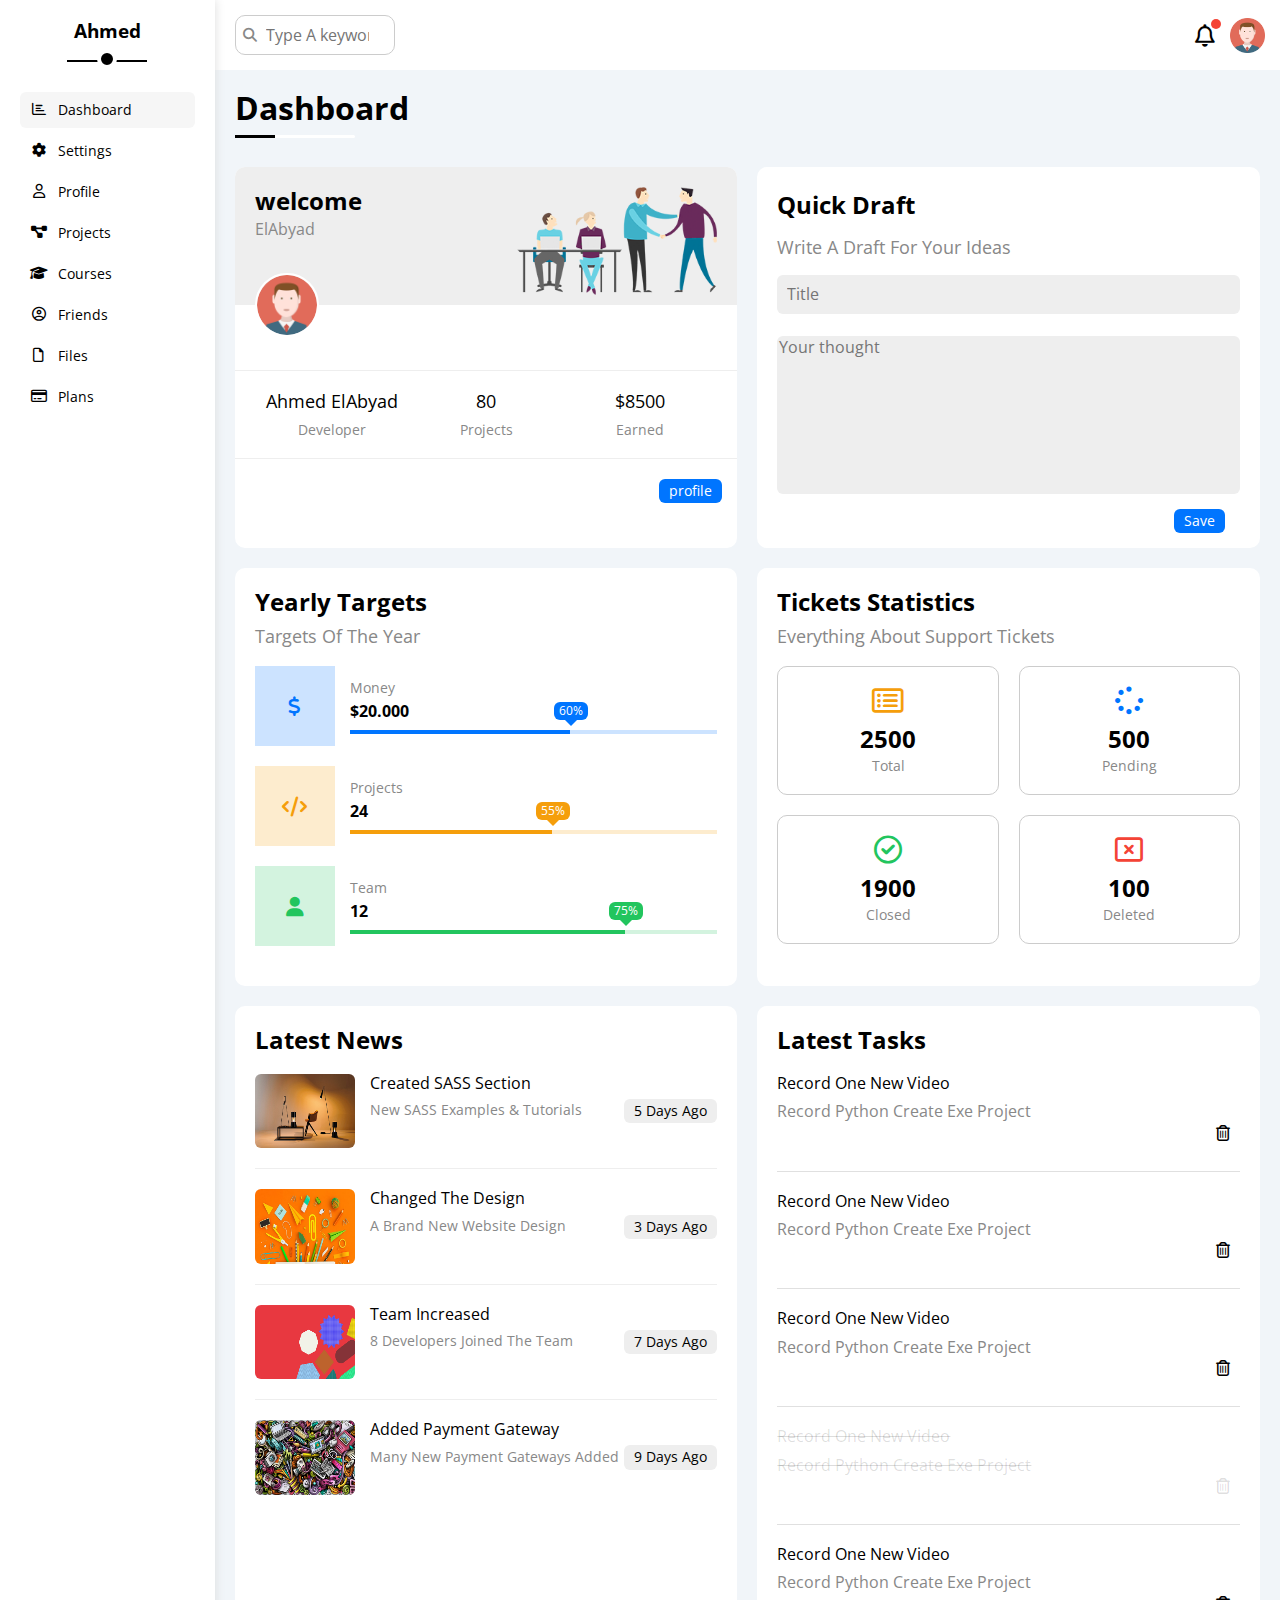
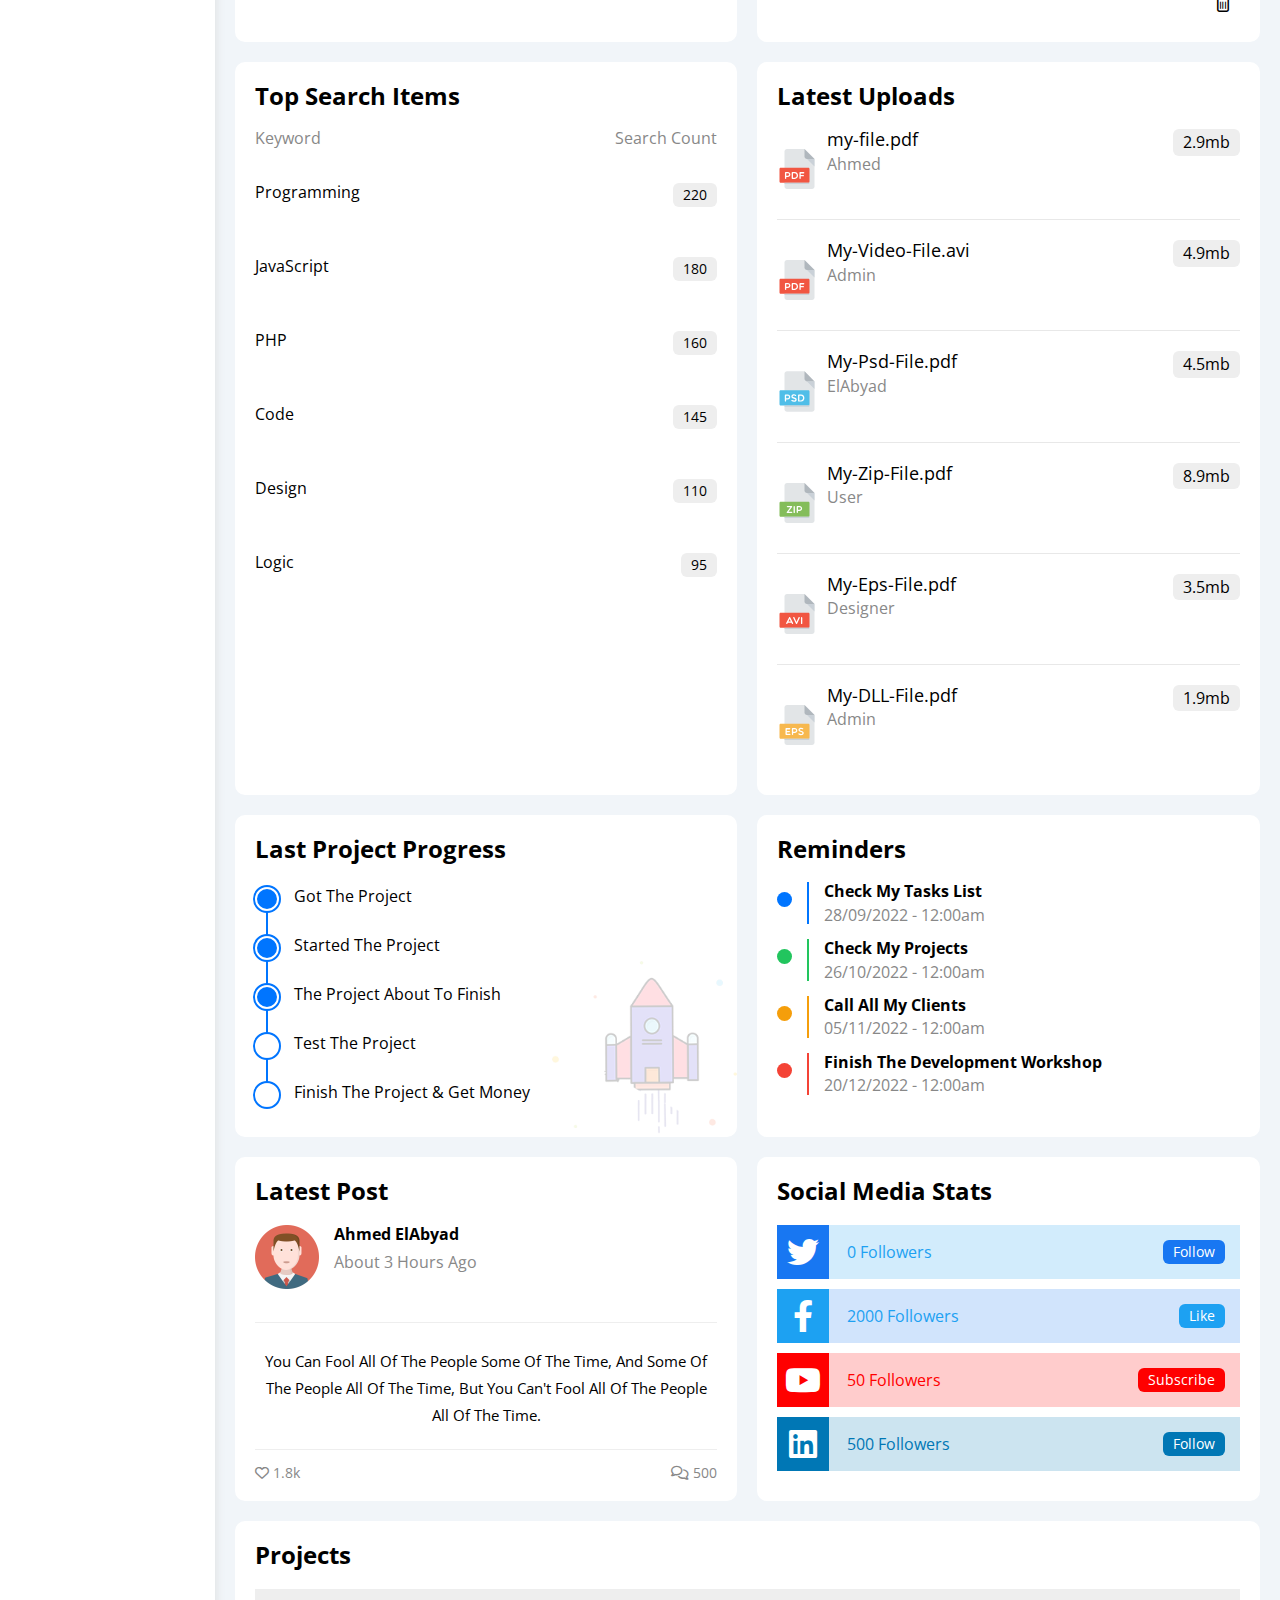
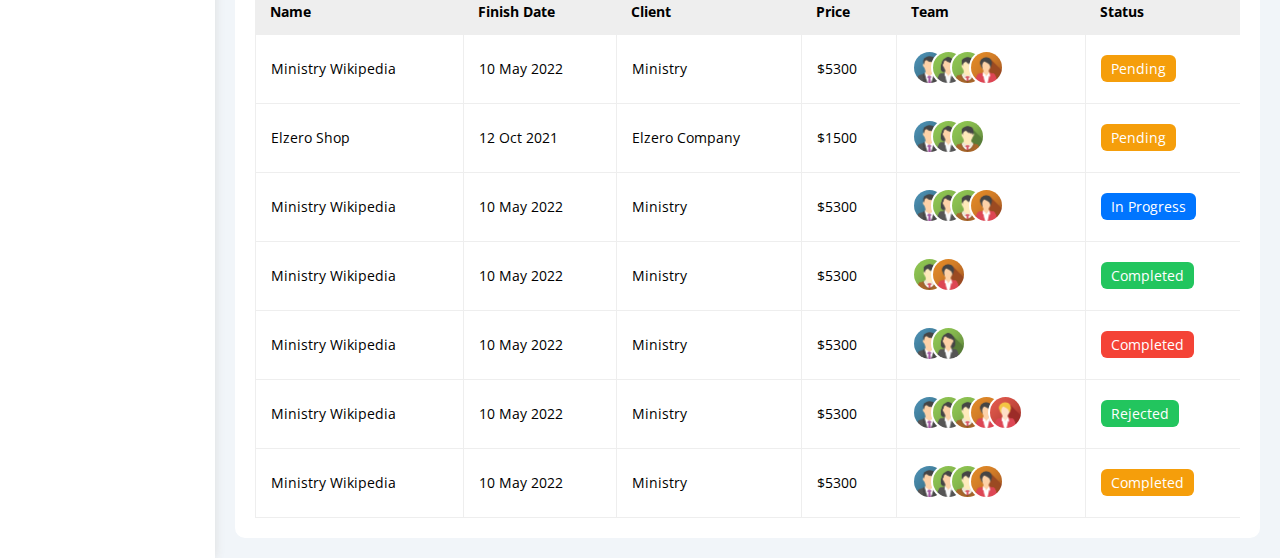
<file: tem four/index.html>
<!DOCTYPE html>
<html lang="en">
  <head>
    <meta charset="UTF-8" />
    <meta name="viewport" content="width=device-width, initial-scale=1.0" />
    <title>Four</title>
    <link rel="stylesheet" href="css/all.css" />
    <link rel="stylesheet" href="css/framwark.css" />
    <link rel="stylesheet" href="css/style.css" />
    <link rel="stylesheet" href="css/Normaliz.css" />
    <link rel="preconnect" href="https://fonts.googleapis.com" />
    <link rel="preconnect" href="https://fonts.gstatic.com" crossorigin />
    <link
      href="https://fonts.googleapis.com/css2?family=Open+Sans:wght@300;500&#038;display=swap"
      rel="stylesheet"
    />
  </head>
  <body>
    <div class="page d-flex">
      <div class="sidebar bg-white p-20 p-relative">
        <h3 class="p-relative txt-c mt-0">Ahmed</h3>
        <ul>
          <li>
            <a
              class="active d-flex align-center fs-14 c-black rad-6 p-10"
              href="index.html"
            >
              <i class="fa-regular fa-chart-bar fa-fw"></i>
              <span>Dashboard</span>
            </a>
          </li>
          <li>
            <a
              class="d-flex align-center fs-14 c-black rad-6 p-10"
              href="settings.html"
            >
              <i class="fa-solid fa-gear fa-fw"></i>
              <span>Settings</span>
            </a>
          </li>
          <li>
            <a
              class="d-flex align-center fs-14 c-black rad-6 p-10"
              href="profile.html"
            >
              <i class="fa-regular fa-user fa-fw"></i>
              <span>Profile</span>
            </a>
          </li>
          <li>
            <a
              class="d-flex align-center fs-14 c-black rad-6 p-10"
              href="projects.html"
            >
              <i class="fa-solid fa-diagram-project fa-fw"></i>
              <span>Projects</span>
            </a>
          </li>
          <li>
            <a
              class="d-flex align-center fs-14 c-black rad-6 p-10"
              href="courses.html"
            >
              <i class="fa-solid fa-graduation-cap fa-fw"></i>
              <span>Courses</span>
            </a>
          </li>
          <li>
            <a
              class="d-flex align-center fs-14 c-black rad-6 p-10"
              href="friends.html"
            >
              <i class="fa-regular fa-circle-user fa-fw"></i>
              <span>Friends</span>
            </a>
          </li>
          <li>
            <a
              class="d-flex align-center fs-14 c-black rad-6 p-10"
              href="files.html"
            >
              <i class="fa-regular fa-file fa-fw"></i>
              <span>Files</span>
            </a>
          </li>
          <li>
            <a
              class="d-flex align-center fs-14 c-black rad-6 p-10"
              href="plans.html"
            >
              <i class="fa-regular fa-credit-card fa-fw"></i>
              <span>Plans</span>
            </a>
          </li>
        </ul>
      </div>
      <div class="content w-full">
        <!--start Head-->
        <div class="head bg-white p-15 between-flex">
          <div class="search p-relative">
            <input
              type="search"
              class="p-10 rad-6notification"
              placeholder="Type A keyword"
            />
            <i class="fa-solid fa-magnifying-glass"></i>
          </div>
          <div class="icons d-flex align-center">
            <span class="notification p-relative">
              <i class="fa-regular fa-bell fa-lg"></i>
            </span>
            <img src="image/avatar.png" alt="" />
          </div>
        </div>
        <!--End Head-->
        <h1 class="p-relative">Dashboard</h1>
        <div class="wrapper d-grid gap-20">
          <div class="welcome bg-white rad-10 block-mobile txt-c-mobile">
            <div class="intro p-20 bg-eee d-flex space-between">
              <div>
                <h2 class="m-0">welcome</h2>
                <p class="c-grey mt-5">ElAbyad</p>
              </div>
              <img src="image/welcome.png" alt="" />
            </div>
            <img class="avatar" src="image/avatar.png" alt="" />
            <div class="body d-flex txt-c p-20 mt-20 mb-20 block-mobile">
              <div>
                Ahmed ElAbyad
                <span class="d-block c-grey fs-14 mt-10">Developer</span>
              </div>
              <div>
                80 <span class="d-block c-grey fs-14 mt-10">Projects</span>
              </div>
              <div>
                $8500 <span class="d-block c-grey fs-14 mt-10">Earned</span>
              </div>
            </div>
            <a
              href="profile.index"
              class="visit d-block fs-14 bg-blue c-white w-fit p-10 btn-shape"
              >profile</a
            >
          </div>
          <!-- start Quick Draft widget -->
          <div class="quick bg-white rad-10 block-mobile txt-c-mobile">
            <h3>Quick Draft</h3>
            <p>Write A Draft For Your Ideas</p>
            <input class="d-block w-full" type="text" placeholder="Title" />
            <textarea class="d-block" placeholder="Your thought"></textarea>
            <a
              href="#"
              class="save d-block fs-14 rad-6 bg-blue c-white w-fit btn-shape"
              >Save</a
            >
          </div>
          <!-- End Quick Draft widget -->
          <!-- start Yearly Targets -->
          <div class="targets bg-white rad-10 p-20">
            <h3 class="fs-24 mt-0 mb-10">Yearly Targets</h3>
            <p class="fs-18 c-grey mt-0 mb-20">Targets Of The Year</p>
            <div class="target-row mb-20 blue center-flex">
              <div class="icon center-flex">
                <i class="fa-solid fa-dollar-sign fa-lg c-blue"></i>
              </div>
              <div class="details">
                <span class="fs-14 c-grey">Money</span>
                <span class="d-block mt-5 mb-10 fw-bold">$20.000</span>
                <div class="progress p-relative">
                  <span class="bg-blue blue" style="width: 60%">
                    <span class="bg-blue">60%</span></span
                  >
                </div>
              </div>
            </div>
            <div class="target-row mb-20 orange center-flex">
              <div class="icon center-flex">
                <i class="fa-solid fa-code fa-lg c-orange"></i>
              </div>
              <div class="details">
                <span class="fs-14 c-grey">Projects</span>
                <span class="d-block mt-5 mb-10 fw-bold">24</span>
                <div class="progress p-relative">
                  <span class="bg-orange orange" style="width: 55%">
                    <span class="bg-orange">55%</span></span
                  >
                </div>
              </div>
            </div>
            <div class="target-row mb-20 green center-flex">
              <div class="icon center-flex">
                <i class="fa-solid fa-user fa-lg c-green"></i>
              </div>
              <div class="details">
                <span class="fs-14 c-grey">Team</span>
                <span class="d-block mt-5 mb-10 fw-bold">12</span>
                <div class="progress p-relative">
                  <span class="bg-green green" style="width: 75%">
                    <span class="bg-green">75%</span></span
                  >
                </div>
              </div>
            </div>
          </div>
          <!-- End Yearly Targets -->
          <!-- start Tickets Statistics -->
          <div class="tickets bg-white rad-10 p-20">
            <h3 class="fs-24 mt-0 mb-10">Tickets Statistics</h3>
            <p class="c-grey mt-0 mb-20 fs-18">
              Everything About Support Tickets
            </p>
            <div class="d-flex txt-c gap-20 f-wrap">
              <div class="box p-20 c-grey fs-14">
                <i
                  class="fa-regular fa-rectangle-list fa-2x mb-10 c-orange"
                ></i>
                <span class="d-block fs-24 fw-bold c-black mb-5">2500</span>
                Total
              </div>
              <div class="box p-20 c-grey fs-14">
                <i class="fa-solid fa-spinner fa-2x mb-10 c-blue"></i>
                <span class="d-block fs-24 fw-bold c-black mb-5">500</span>
                Pending
              </div>
              <div class="box p-20 c-grey fs-14">
                <i class="fa-regular fa-circle-check fa-2x mb-10 c-green"></i>
                <span class="d-block fs-24 fw-bold c-black mb-5">1900</span>
                Closed
              </div>
              <div class="box p-20 c-grey fs-14">
                <i class="fa-regular fa-rectangle-xmark fa-2x mb-10 c-red"></i>
                <span class="d-block fs-24 fw-bold c-black mb-5">100</span>
                Deleted
              </div>
            </div>
          </div>
          <!-- end Tickets Statistics -->
          <!-- start Latest News-->
          <div class="latest txt-c-mobile bg-white p-20 rad-10">
            <h3 class="fs-24 mb-20 mt-0">Latest News</h3>
            <div class="box d-flex align-center">
              <img src="image/news-01.png" alt="" />
              <div class="info">
                <h4 class="fs-14 mt-0 mb-10">Created SASS Section</h4>
                <p class="fs-14 c-grey m-0">New SASS Examples & Tutorials</p>
              </div>
              <div class="btn-shape fs-14 para bg-eee">5 Days Ago</div>
            </div>
            <div class="box d-flex align-center">
              <img src="image/news-02.png" alt="" />
              <div class="info">
                <h4 class="fs-14 mt-0 mb-10">Changed The Design</h4>
                <p class="fs-14 c-grey m-0">A Brand New Website Design</p>
              </div>
              <div class="btn-shape fs-14 para bg-eee">3 Days Ago</div>
            </div>
            <div class="box d-flex align-center">
              <img src="image/news-03.png" alt="" />
              <div class="info">
                <h4 class="fs-14 mt-0 mb-10">Team Increased</h4>
                <p class="fs-14 c-grey m-0">8 Developers Joined The Team</p>
              </div>
              <div class="btn-shape fs-14 para bg-eee">7 Days Ago</div>
            </div>
            <div class="box d-flex align-center">
              <img src="image/news-04.png" alt="" />
              <div class="info">
                <h4 class="fs-14 mt-0 mb-10">Added Payment Gateway</h4>
                <p class="fs-14 c-grey m-0">Many New Payment Gateways Added</p>
              </div>
              <div class="btn-shape fs-14 para bg-eee">9 Days Ago</div>
            </div>
          </div>
          <!-- End Latest News-->
          <!-- start Latest Tasks-->
          <div class="tasks bg-white rad-10 p-20">
            <h3 class="fs-24 mb-20 mt-0">Latest Tasks</h3>
            <div class="box d-flex align-center">
              <div class="info">
                <h4 class="mt-0 mb-10 here">Record One New Video</h4>
                <p class="m-0 c-grey fs-16 para">
                  Record Python Create Exe Project
                </p>
              </div>
              <i class="fa-regular fa-trash-can delete"></i>
            </div>
            <div class="box d-flex align-center">
              <div class="info">
                <h4 class="mt-0 mb-10 here">Record One New Video</h4>
                <p class="m-0 c-grey fs-16 para">
                  Record Python Create Exe Project
                </p>
              </div>
              <i class="fa-regular fa-trash-can delete"></i>
            </div>
            <div class="box d-flex align-center">
              <div class="info">
                <h4 class="mt-0 mb-10 here">Record One New Video</h4>
                <p class="m-0 c-grey fs-16 para">
                  Record Python Create Exe Project
                </p>
              </div>
              <i class="fa-regular fa-trash-can delete"></i>
            </div>
            <div class="box d-flex align-center">
              <div class="info">
                <h4 class="mt-0 line mb-10 here">Record One New Video</h4>
                <p class="m-0 c-grey line fs-16 para">
                  Record Python Create Exe Project
                </p>
              </div>
              <i class="fa-regular fa-trash-can delete line"></i>
            </div>
            <div class="box d-flex align-center">
              <div class="info">
                <h4 class="mt-0 mb-10 here">Record One New Video</h4>
                <p class="m-0 c-grey fs-16 para">
                  Record Python Create Exe Project
                </p>
              </div>
              <i class="fa-regular fa-trash-can delete"></i>
            </div>
          </div>
          <!-- End Latest Tasks-->
          <!-- start Top Search Items-->
          <div class="search bg-white p-20 rad-10">
            <h3 class="mt-0 mb-20 fs-24">Top Search Items</h3>
            <div class="items-head d-flex space-between c-grey mb-20">
              <div>Keyword</div>
              <div>Search Count</div>
            </div>
            <div class="items mb-20 pt-15 pb-15 d-flex space-between">
              <span>Programming</span>
              <span class="btn-shape fs-14 bg-eee">220</span>
            </div>
            <div class="items mb-20 pt-15 pb-15 d-flex space-between">
              <span>JavaScript</span>
              <span class="btn-shape fs-14 bg-eee">180</span>
            </div>
            <div class="items mb-20 pt-15 pb-15 d-flex space-between">
              <span>PHP</span>
              <span class="btn-shape fs-14 bg-eee">160</span>
            </div>
            <div class="items mb-20 pt-15 pb-15 d-flex space-between">
              <span>Code</span>
              <span class="btn-shape fs-14 bg-eee">145</span>
            </div>
            <div class="items mb-20 pt-15 pb-15 d-flex space-between">
              <span>Design</span>
              <span class="btn-shape fs-14 bg-eee">110</span>
            </div>
            <div class="items mb-20 pt-15 pb-15 d-flex space-between">
              <span>Logic</span>
              <span class="btn-shape fs-14 bg-eee">95</span>
            </div>
          </div>
          <!-- End Top Search Items-->
          <!-- start Latest Uploads-->
          <div class="uploads bg-white p-20 rad-10">
            <h3 class="mt-0 mb-20 fs-24">Latest Uploads</h3>
            <div class="box d-flex align-center">
              <img src="image/pdf.svg" alt="" />
              <div class="info">
                <span class="fs-18 mt-0 mb-0 c-black">my-file.pdf</span>
                <p class="fs-16 c-grey mt-5">Ahmed</p>
              </div>
              <span href="" class="load btn-shape bg-eee">2.9mb</span>
            </div>
            <div class="box d-flex align-center">
              <img src="image/pdf.svg" alt="" />
              <div class="info">
                <span class="fs-18 mt-0 mb-0 c-black">My-Video-File.avi </span>
                <p class="fs-16 c-grey mt-5">Admin</p>
              </div>
              <span href="" class="load btn-shape bg-eee">4.9mb</span>
            </div>
            <div class="box d-flex align-center">
              <img src="image/psd.svg" alt="" />
              <div class="info">
                <span class="fs-18 mt-0 mb-0 c-black">My-Psd-File.pdf </span>
                <p class="fs-16 c-grey mt-5">ElAbyad</p>
              </div>
              <span href="" class="load btn-shape bg-eee">4.5mb</span>
            </div>
            <div class="box d-flex align-center">
              <img src="image/zip.svg" alt="" />
              <div class="info">
                <span class="fs-18 mt-0 mb-0 c-black">My-Zip-File.pdf </span>
                <p class="fs-16 c-grey mt-5">User</p>
              </div>
              <span href="" class="load btn-shape bg-eee">8.9mb</span>
            </div>
            <div class="box d-flex align-center">
              <img src="image/avi.svg" alt="" />
              <div class="info">
                <span class="fs-18 mt-0 mb-0 c-black">My-Eps-File.pdf </span>
                <p class="fs-16 c-grey mt-5">Designer</p>
              </div>
              <span href="" class="load btn-shape bg-eee">3.5mb</span>
            </div>
            <div class="box d-flex align-center">
              <img src="image/eps.svg" alt="" />
              <div class="info">
                <span class="fs-18 mt-0 mb-0 c-black">My-DLL-File.pdf </span>
                <p class="fs-16 c-grey mt-5">Admin</p>
              </div>
              <span href="" class="load btn-shape bg-eee">1.9mb</span>
            </div>
          </div>
          <!-- End Latest Uploads-->
          <!-- start Last Project-->
          <div class="last-project p-relative p-20 bg-white rad-10">
            <h3 class="mt-0 mb-20 fs-24">Last Project Progress</h3>
            <ul class="m-0 p-relative">
              <li class="mt-25 d-flex align-center done">Got The Project</li>
              <li class="mt-25 d-flex align-center done">
                Started The Project
              </li>
              <li class="mt-25 d-flex align-center done">
                The Project About To Finish
              </li>
              <li class="mt-25 d-flex align-center current">
                Test The Project
              </li>
              <li class="mt-25 d-flex align-center mb-10">
                Finish The Project & Get Money
              </li>
            </ul>
            <img
              class="launch-icon hide-mobile"
              src="image/project.png"
              alt=""
            />
          </div>
          <!-- End Last Project-->
          <!-- start Reminders-->
          <div class="reminder p-relative p-20 bg-white rad-10">
            <h3 class="fs-24 mt-0 mb-20">Reminders</h3>
            <ul class="m-0">
              <li class="d-flex align-center mt-15">
                <span class="d-block mr-15 rad-half key bg-blue mt-10"></span>
                <div class="pl-15 blue">
                  <p class="fw-bold mt-0 mb-5">Check My Tasks List</p>
                  <span class="c-grey">28/09/2022 - 12:00am </span>
                </div>
              </li>
              <li class="d-flex align-center mt-15">
                <span class="d-block mr-15 rad-half key bg-green mt-10"></span>
                <div class="pl-15 green">
                  <p class="fw-bold mt-0 mb-5">Check My Projects</p>
                  <span class="c-grey">26/10/2022 - 12:00am </span>
                </div>
              </li>
              <li class="d-flex align-center mt-15">
                <span class="d-block mr-15 rad-half key bg-orange mt-10"></span>
                <div class="pl-15 orange">
                  <p class="fw-bold mt-0 mb-5">Call All My Clients</p>
                  <span class="c-grey">05/11/2022 - 12:00am </span>
                </div>
              </li>
              <li class="d-flex align-center mt-15">
                <span class="d-block mr-15 rad-half key bg-red mt-10"></span>
                <div class="pl-15 red">
                  <p class="fw-bold mt-0 mb-5">
                    Finish The Development Workshop
                  </p>
                  <span class="c-grey">20/12/2022 - 12:00am </span>
                </div>
              </li>
            </ul>
          </div>
          <!-- End Reminders-->
          <!-- start latest post -->
          <div class="latest-post p-20 bg-white rad-10">
            <h3 class="fs-24 mt-0 mb-20">Latest Post</h3>
            <div class="box d-flex">
              <img src="image/avatar.png" alt="" />
              <div class="info">
                <span class="fw-bold d-block mb-10">Ahmed ElAbyad</span>
                <span class="c-grey">About 3 Hours Ago </span>
              </div>
            </div>
            <p class="txt-c p-10">
              You Can Fool All Of The People Some Of The Time, And Some Of The
              People All Of The Time, But You Can't Fool All Of The People All
              Of The Time.
            </p>
            <div class="like between-flex c-grey fs-14">
              <div class="num">
                <i class="fa-regular fa-heart"></i>
                1.8k
              </div>
              <div class="com">
                <i class="fa-regular fa-comments"></i>
                500
              </div>
            </div>
          </div>
          <!-- End latest post -->
          <!-- start Social Media Stats -->
          <div class="media-stats bg-white p-20 rad-10">
            <h3 class="fs-24 mt-0 mb-20">Social Media Stats</h3>
            <div class="box twitter p-15 mb-10 between-flex p-relative">
              <i
                class="fa-brands fa-twitter fa-2x c-white h-full center-flex"
              ></i>
              <span>0 Followers</span>
              <a class="btn-shape fs-14 c-white">Follow</a>
            </div>
            <div class="box facebook p-15 mb-10 between-flex p-relative">
              <i
                class="fa-brands fa-facebook-f fa-2x c-white h-full center-flex"
              ></i>
              <span>2000 Followers</span>
              <a class="btn-shape fs-14 c-white"> Like</a>
            </div>
            <div class="box youtube p-15 mb-10 between-flex p-relative">
              <i
                class="fa-brands fa-youtube fa-2x c-white h-full center-flex"
              ></i>
              <span>50 Followers</span>
              <a class="btn-shape fs-14 c-white"> Subscribe</a>
            </div>
            <div class="box linkedin p-15 mb-10 between-flex p-relative">
              <i
                class="fa-brands fa-linkedin fa-2x c-white h-full center-flex"
              ></i>
              <span>500 Followers</span>
              <a class="btn-shape fs-14 c-white"> Follow</a>
            </div>
          </div>
          <!-- End Social Media Stats -->
        </div>
        <!-- start Projects Table-->
        <div class="projects m-20 bg-white p-20 rad-10">
          <h3 class="fs-24 mt-0 mb-20">Projects</h3>
          <div class="responsive-table">
            <table class="fs-14 w-full">
              <thead>
                <tr>
                  <td>Name</td>
                  <td>Finish Date</td>
                  <td>Client</td>
                  <td>Price</td>
                  <td>Team</td>
                  <td>Status</td>
                </tr>
              </thead>
              <tbody>
                <tr>
                  <td>Ministry Wikipedia</td>
                  <td>10 May 2022</td>
                  <td>Ministry</td>
                  <td>$5300</td>
                  <td>
                    <img src="image/team-01.png" alt="" />
                    <img src="image/team-02.png" alt="" />
                    <img src="image/team-03.png" alt="" />
                    <img src="image/team-04.png" alt="" />
                  </td>
                  <td>
                    <span class="btn-shape bg-orange c-white">Pending</span>
                  </td>
                </tr>
              </tbody>
              <tbody>
                <tr>
                  <td>Elzero Shop</td>
                  <td>12 Oct 2021</td>
                  <td>Elzero Company</td>
                  <td>$1500</td>
                  <td>
                    <img src="image/team-01.png" alt="" />
                    <img src="image/team-02.png" alt="" />
                    <img src="image/team-03.png" alt="" />
                  </td>
                  <td>
                    <span class="btn-shape bg-orange c-white">Pending</span>
                  </td>
                </tr>
              </tbody>
              <tbody>
                <tr>
                  <td>Ministry Wikipedia</td>
                  <td>10 May 2022</td>
                  <td>Ministry</td>
                  <td>$5300</td>
                  <td>
                    <img src="image/team-01.png" alt="" />
                    <img src="image/team-02.png" alt="" />
                    <img src="image/team-03.png" alt="" />
                    <img src="image/team-04.png" alt="" />
                  </td>
                  <td>
                    <span class="btn-shape bg-blue c-white">In Progress </span>
                  </td>
                </tr>
              </tbody>
              <tbody>
                <tr>
                  <td>Ministry Wikipedia</td>
                  <td>10 May 2022</td>
                  <td>Ministry</td>
                  <td>$5300</td>
                  <td>
                    
                    <img src="image/team-03.png" alt="" />
                    <img src="image/team-04.png" alt="" />
                  </td>
                  <td>
                    <span class="btn-shape bg-green c-white">Completed</span>
                  </td>
                </tr>
              </tbody>
              <tbody>
                <tr>
                  <td>Ministry Wikipedia</td>
                  <td>10 May 2022</td>
                  <td>Ministry</td>
                  <td>$5300</td>
                  <td>
                    <img src="image/team-01.png" alt="" />
                    <img src="image/team-02.png" alt="" />
                  </td>
                  <td>
                    <span class="btn-shape bg-red c-white">Completed</span>
                  </td>
                </tr>
              </tbody>
              <tbody>
                <tr>
                  <td>Ministry Wikipedia</td>
                  <td>10 May 2022</td>
                  <td>Ministry</td>
                  <td>$5300</td>
                  <td>
                    <img src="image/team-01.png" alt="" />
                    <img src="image/team-02.png" alt="" />
                    <img src="image/team-03.png" alt="" />
                    <img src="image/team-04.png" alt="" />
                    <img src="image/team-05.png" alt="" />
                  </td>
                  <td>
                    <span class="btn-shape bg-green c-white">Rejected</span>
                  </td>
                </tr>
              </tbody>
              <tbody>
                <tr>
                  <td>Ministry Wikipedia</td>
                  <td>10 May 2022</td>
                  <td>Ministry</td>
                  <td>$5300</td>
                  <td>
                    <img src="image/team-01.png" alt="" />
                    <img src="image/team-02.png" alt="" />
                    <img src="image/team-03.png" alt="" />
                    <img src="image/team-04.png" alt="" />
                  </td>
                  <td>
                    <span class="btn-shape bg-orange c-white">Completed</span>
                  </td>
                </tr>
              </tbody>
            </table>
          </div>
        </div>
        <!-- End Projects Table-->
      </div>
      
    </div>

    <script src="main.js"></script>
  </body>
</html>
</file>
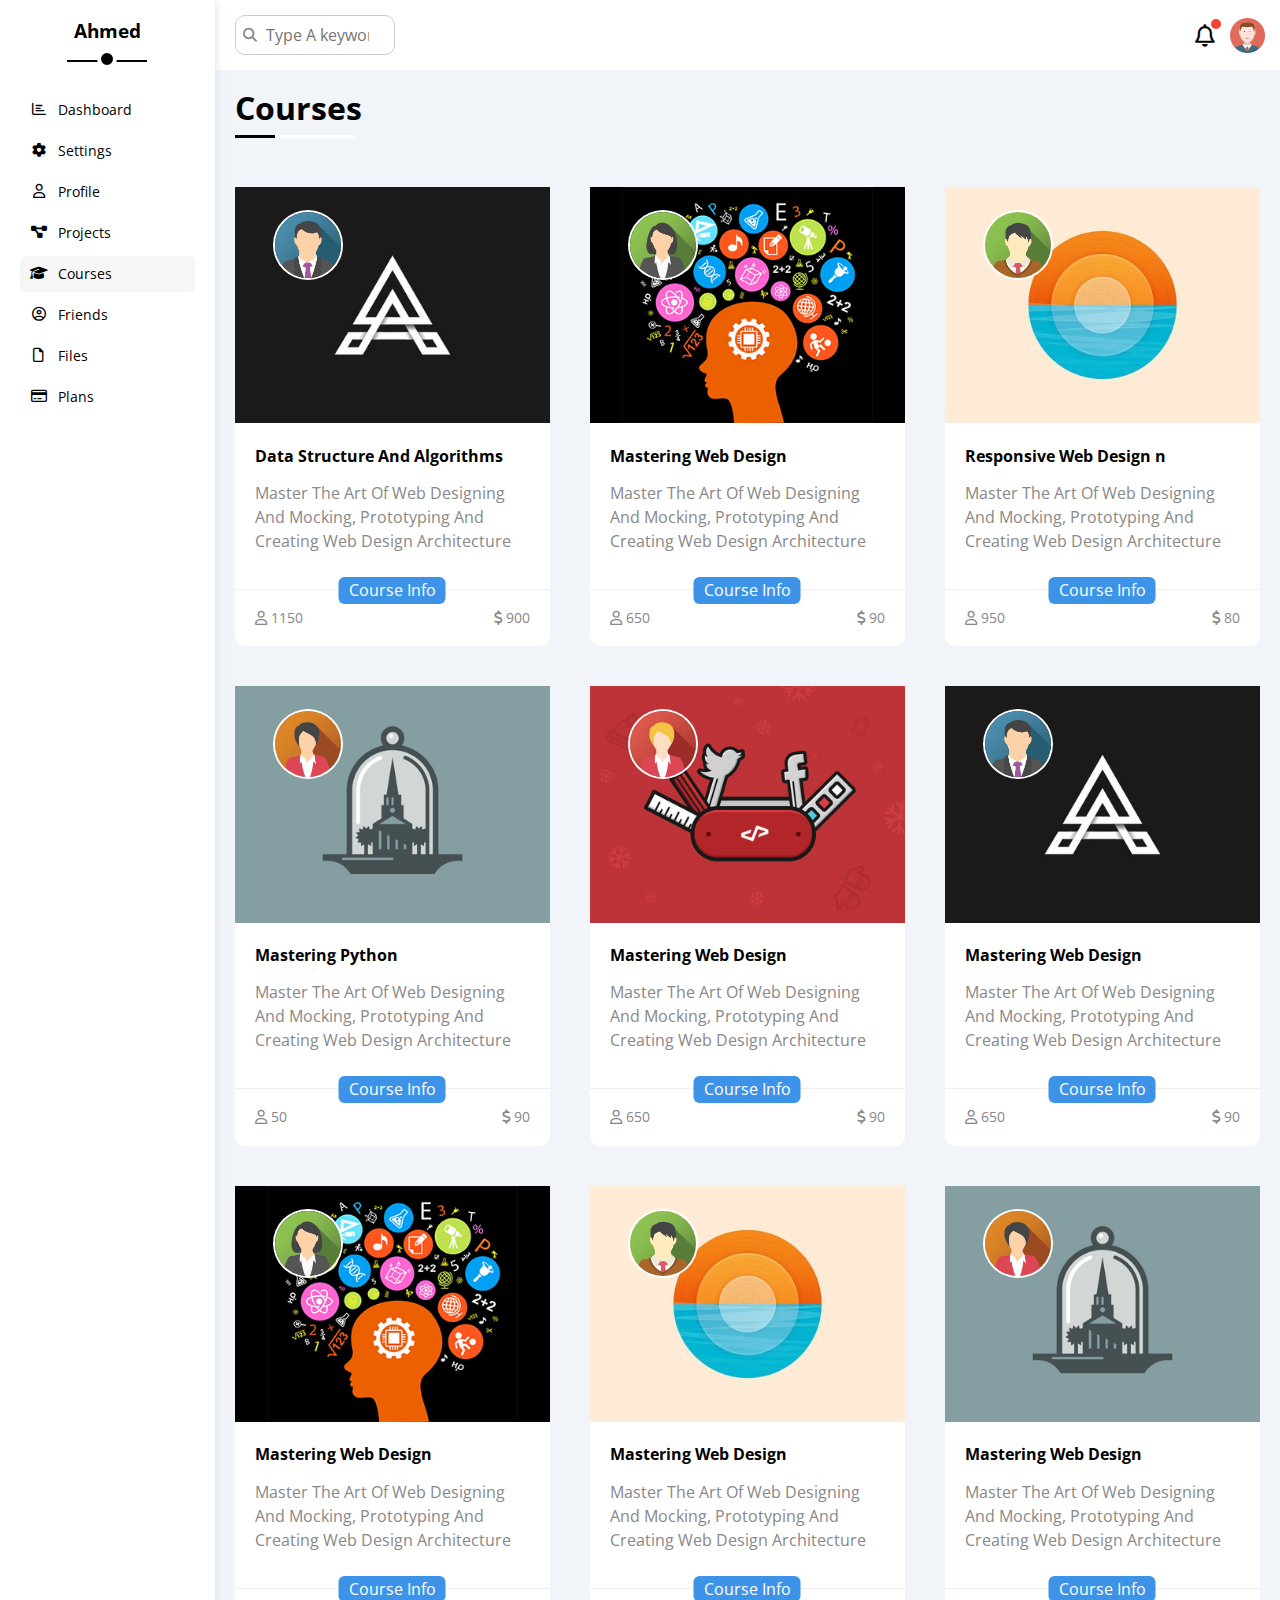
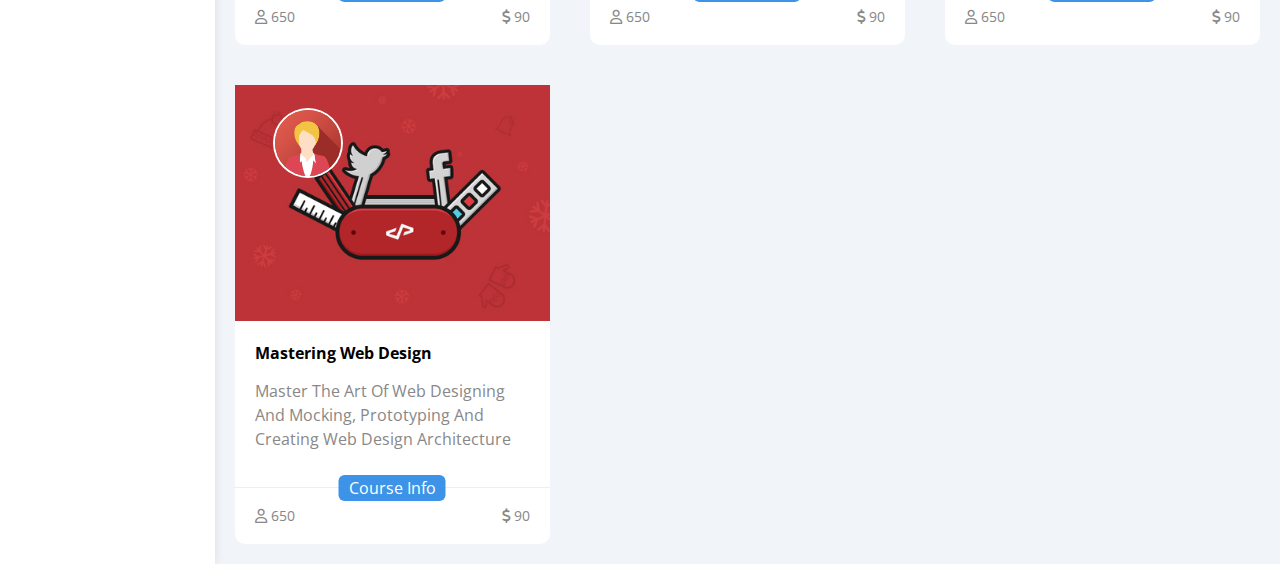
<file: tem four/courses.html>
<!DOCTYPE html>
<html lang="en">
  <head>
    <meta charset="UTF-8" />
    <meta name="viewport" content="width=device-width, initial-scale=1.0" />
    <title>courses</title>
    <link rel="stylesheet" href="css/all.css" />
    <link rel="stylesheet" href="css/framwark.css" />
    <link rel="stylesheet" href="css/style.css" />
    <link rel="stylesheet" href="css/Normaliz.css" />
    <link rel="preconnect" href="https://fonts.googleapis.com" />
    <link rel="preconnect" href="https://fonts.gstatic.com" crossorigin />
    <link
      href="https://fonts.googleapis.com/css2?family=Open+Sans:wght@300;500&#038;display=swap"
      rel="stylesheet"
    />
  </head>
  <body>
    <div class="page d-flex">
      <div class="sidebar bg-white p-20 p-relative">
        <h3 class="p-relative txt-c mt-0">Ahmed</h3>
        <ul>
          <li>
            <a
              class="d-flex align-center fs-14 c-black rad-6 p-10"
              href="index.html"
            >
              <i class="fa-regular fa-chart-bar fa-fw"></i>
              <span>Dashboard</span>
            </a>
          </li>
          <li>
            <a
              class="d-flex align-center fs-14 c-black rad-6 p-10"
              href="settings.html"
            >
              <i class="fa-solid fa-gear fa-fw"></i>
              <span>Settings</span>
            </a>
          </li>
          <li>
            <a
              class="d-flex align-center fs-14 c-black rad-6 p-10"
              href="profile.html"
            >
              <i class="fa-regular fa-user fa-fw"></i>
              <span>Profile</span>
            </a>
          </li>
          <li>
            <a
              class="d-flex align-center fs-14 c-black rad-6 p-10"
              href="projects.html"
            >
              <i class="fa-solid fa-diagram-project fa-fw"></i>
              <span>Projects</span>
            </a>
          </li>
          <li>
            <a
              class="active d-flex align-center fs-14 c-black rad-6 p-10"
              href="courses.html"
            >
              <i class="fa-solid fa-graduation-cap fa-fw"></i>
              <span>Courses</span>
            </a>
          </li>
          <li>
            <a
              class="d-flex align-center fs-14 c-black rad-6 p-10"
              href="friends.html"
            >
              <i class="fa-regular fa-circle-user fa-fw"></i>
              <span>Friends</span>
            </a>
          </li>
          <li>
            <a
              class="d-flex align-center fs-14 c-black rad-6 p-10"
              href="files.html"
            >
              <i class="fa-regular fa-file fa-fw"></i>
              <span>Files</span>
            </a>
          </li>
          <li>
            <a
              class="d-flex align-center fs-14 c-black rad-6 p-10"
              href="plans.html"
            >
              <i class="fa-regular fa-credit-card fa-fw"></i>
              <span>Plans</span>
            </a>
          </li>
        </ul>
      </div>
      <div class="content w-full">
        <!--start Head-->
        <div class="head bg-white p-15 between-flex">
          <div class="search p-relative">
            <input
              type="search"
              class="p-10 rad-6notification"
              placeholder="Type A keyword"
            />
            <i class="fa-solid fa-magnifying-glass"></i>
          </div>
          <div class="icons d-flex align-center">
            <span class="notification p-relative">
              <i class="fa-regular fa-bell fa-lg"></i>
            </span>
            <img src="image/avatar.png" alt="" />
          </div>
        </div>
        <!--End Head-->
        <h1 class="p-relative">Courses</h1>
        <div class="courses-all d-grid">
          <div class="courses bg-white m-20 rad-10 p-relative">
            <img class="img-one" src="image/course-01.jpg" alt="" />
            <img class="img-two" src="image/team-01.png" alt="" />
            <div class="p-20">
              <h4 class="m-0">Data Structure And Algorithms</h4>
              <p class="c-grey">
                Master The Art Of Web Designing And Mocking, Prototyping And
                Creating Web Design Architecture
              </p>
            </div>
            <div class="info d-flex align-center p-relative">
              <span class="btn-shape">Course Info </span>
              <span class="c-grey fs-14">
                <i class="fa-regular fa-user"></i>
                1150
              </span>
              <span class="c-grey fs-14">
                <i class="fa-solid fa-dollar-sign"></i>
                900
              </span>
            </div>
          </div>
          <div class="courses bg-white m-20 rad-10 p-relative">
            <img class="img-one" src="image/course-02.jpg" alt="" />
            <img class="img-two" src="image/team-02.png" alt="" />
            <div class="p-20">
              <h4 class="m-0">Mastering Web Design</h4>
              <p class="c-grey">
                Master The Art Of Web Designing And Mocking, Prototyping And
                Creating Web Design Architecture
              </p>
            </div>
            <div class="info d-flex align-center p-relative">
              <span class="btn-shape">Course Info </span>
              <span class="c-grey fs-14">
                <i class="fa-regular fa-user"></i>
                650
              </span>
              <span class="c-grey fs-14">
                <i class="fa-solid fa-dollar-sign"></i>
                90
              </span>
            </div>
          </div>
          <div class="courses bg-white m-20 rad-10 p-relative">
            <img class="img-one" src="image/course-03.jpg" alt="" />
            <img class="img-two" src="image/team-03.png" alt="" />
            <div class="p-20">
              <h4 class="m-0">Responsive Web Design n</h4>
              <p class="c-grey">
                Master The Art Of Web Designing And Mocking, Prototyping And
                Creating Web Design Architecture
              </p>
            </div>
            <div class="info d-flex align-center p-relative">
              <span class="btn-shape">Course Info </span>
              <span class="c-grey fs-14">
                <i class="fa-regular fa-user"></i>
                950
              </span>
              <span class="c-grey fs-14">
                <i class="fa-solid fa-dollar-sign"></i>
                80
              </span>
            </div>
          </div>
          <div class="courses bg-white m-20 rad-10 p-relative">
            <img class="img-one" src="image/course-04.jpg" alt="" />
            <img class="img-two" src="image/team-04.png" alt="" />
            <div class="p-20">
              <h4 class="m-0">Mastering Python</h4>
              <p class="c-grey">
                Master The Art Of Web Designing And Mocking, Prototyping And
                Creating Web Design Architecture
              </p>
            </div>
            <div class="info d-flex align-center p-relative">
              <span class="btn-shape">Course Info </span>
              <span class="c-grey fs-14">
                <i class="fa-regular fa-user"></i>
                50
              </span>
              <span class="c-grey fs-14">
                <i class="fa-solid fa-dollar-sign"></i>
                90
              </span>
            </div>
          </div>
          <div class="courses bg-white m-20 rad-10 p-relative">
            <img class="img-one" src="image/course-05.jpg" alt="" />
            <img class="img-two" src="image/team-05.png" alt="" />
            <div class="p-20">
              <h4 class="m-0">Mastering Web Design</h4>
              <p class="c-grey">
                Master The Art Of Web Designing And Mocking, Prototyping And
                Creating Web Design Architecture
              </p>
            </div>
            <div class="info d-flex align-center p-relative">
              <span class="btn-shape">Course Info </span>
              <span class="c-grey fs-14">
                <i class="fa-regular fa-user"></i>
                650
              </span>
              <span class="c-grey fs-14">
                <i class="fa-solid fa-dollar-sign"></i>
                90
              </span>
            </div>
          </div>
          <div class="courses bg-white m-20 rad-10 p-relative">
            <img class="img-one" src="image/course-01.jpg" alt="" />
            <img class="img-two" src="image/team-01.png" alt="" />
            <div class="p-20">
              <h4 class="m-0">Mastering Web Design</h4>
              <p class="c-grey">
                Master The Art Of Web Designing And Mocking, Prototyping And
                Creating Web Design Architecture
              </p>
            </div>
            <div class="info d-flex align-center p-relative">
              <span class="btn-shape">Course Info </span>
              <span class="c-grey fs-14">
                <i class="fa-regular fa-user"></i>
                650
              </span>
              <span class="c-grey fs-14">
                <i class="fa-solid fa-dollar-sign"></i>
                90
              </span>
            </div>
          </div>
          <div class="courses bg-white m-20 rad-10 p-relative">
            <img class="img-one" src="image/course-02.jpg" alt="" />
            <img class="img-two" src="image/team-02.png" alt="" />
            <div class="p-20">
              <h4 class="m-0">Mastering Web Design</h4>
              <p class="c-grey">
                Master The Art Of Web Designing And Mocking, Prototyping And
                Creating Web Design Architecture
              </p>
            </div>
            <div class="info d-flex align-center p-relative">
              <span class="btn-shape">Course Info </span>
              <span class="c-grey fs-14">
                <i class="fa-regular fa-user"></i>
                650
              </span>
              <span class="c-grey fs-14">
                <i class="fa-solid fa-dollar-sign"></i>
                90
              </span>
            </div>
          </div>
          <div class="courses bg-white m-20 rad-10 p-relative">
            <img class="img-one" src="image/course-03.jpg" alt="" />
            <img class="img-two" src="image/team-03.png" alt="" />
            <div class="p-20">
              <h4 class="m-0">Mastering Web Design</h4>
              <p class="c-grey">
                Master The Art Of Web Designing And Mocking, Prototyping And
                Creating Web Design Architecture
              </p>
            </div>
            <div class="info d-flex align-center p-relative">
              <span class="btn-shape">Course Info </span>
              <span class="c-grey fs-14">
                <i class="fa-regular fa-user"></i>
                650
              </span>
              <span class="c-grey fs-14">
                <i class="fa-solid fa-dollar-sign"></i>
                90
              </span>
            </div>
          </div>
          <div class="courses bg-white m-20 rad-10 p-relative">
            <img class="img-one" src="image/course-04.jpg" alt="" />
            <img class="img-two" src="image/team-04.png" alt="" />
            <div class="p-20">
              <h4 class="m-0">Mastering Web Design</h4>
              <p class="c-grey">
                Master The Art Of Web Designing And Mocking, Prototyping And
                Creating Web Design Architecture
              </p>
            </div>
            <div class="info d-flex align-center p-relative">
              <span class="btn-shape">Course Info </span>
              <span class="c-grey fs-14">
                <i class="fa-regular fa-user"></i>
                650
              </span>
              <span class="c-grey fs-14">
                <i class="fa-solid fa-dollar-sign"></i>
                90
              </span>
            </div>
          </div>
          <div class="courses bg-white m-20 rad-10 p-relative">
            <img class="img-one" src="image/course-05.jpg" alt="" />
            <img class="img-two" src="image/team-05.png" alt="" />
            <div class="p-20">
              <h4 class="m-0">Mastering Web Design</h4>
              <p class="c-grey">
                Master The Art Of Web Designing And Mocking, Prototyping And
                Creating Web Design Architecture
              </p>
            </div>
            <div class="info d-flex align-center p-relative">
              <span class="btn-shape">Course Info </span>
              <span class="c-grey fs-14">
                <i class="fa-regular fa-user"></i>
                650
              </span>
              <span class="c-grey fs-14">
                <i class="fa-solid fa-dollar-sign"></i>
                90
              </span>
            </div>
          </div>
        </div>
      </div>
    </div>

    <script src="main.js"></script>
  </body>
</html>
</file>
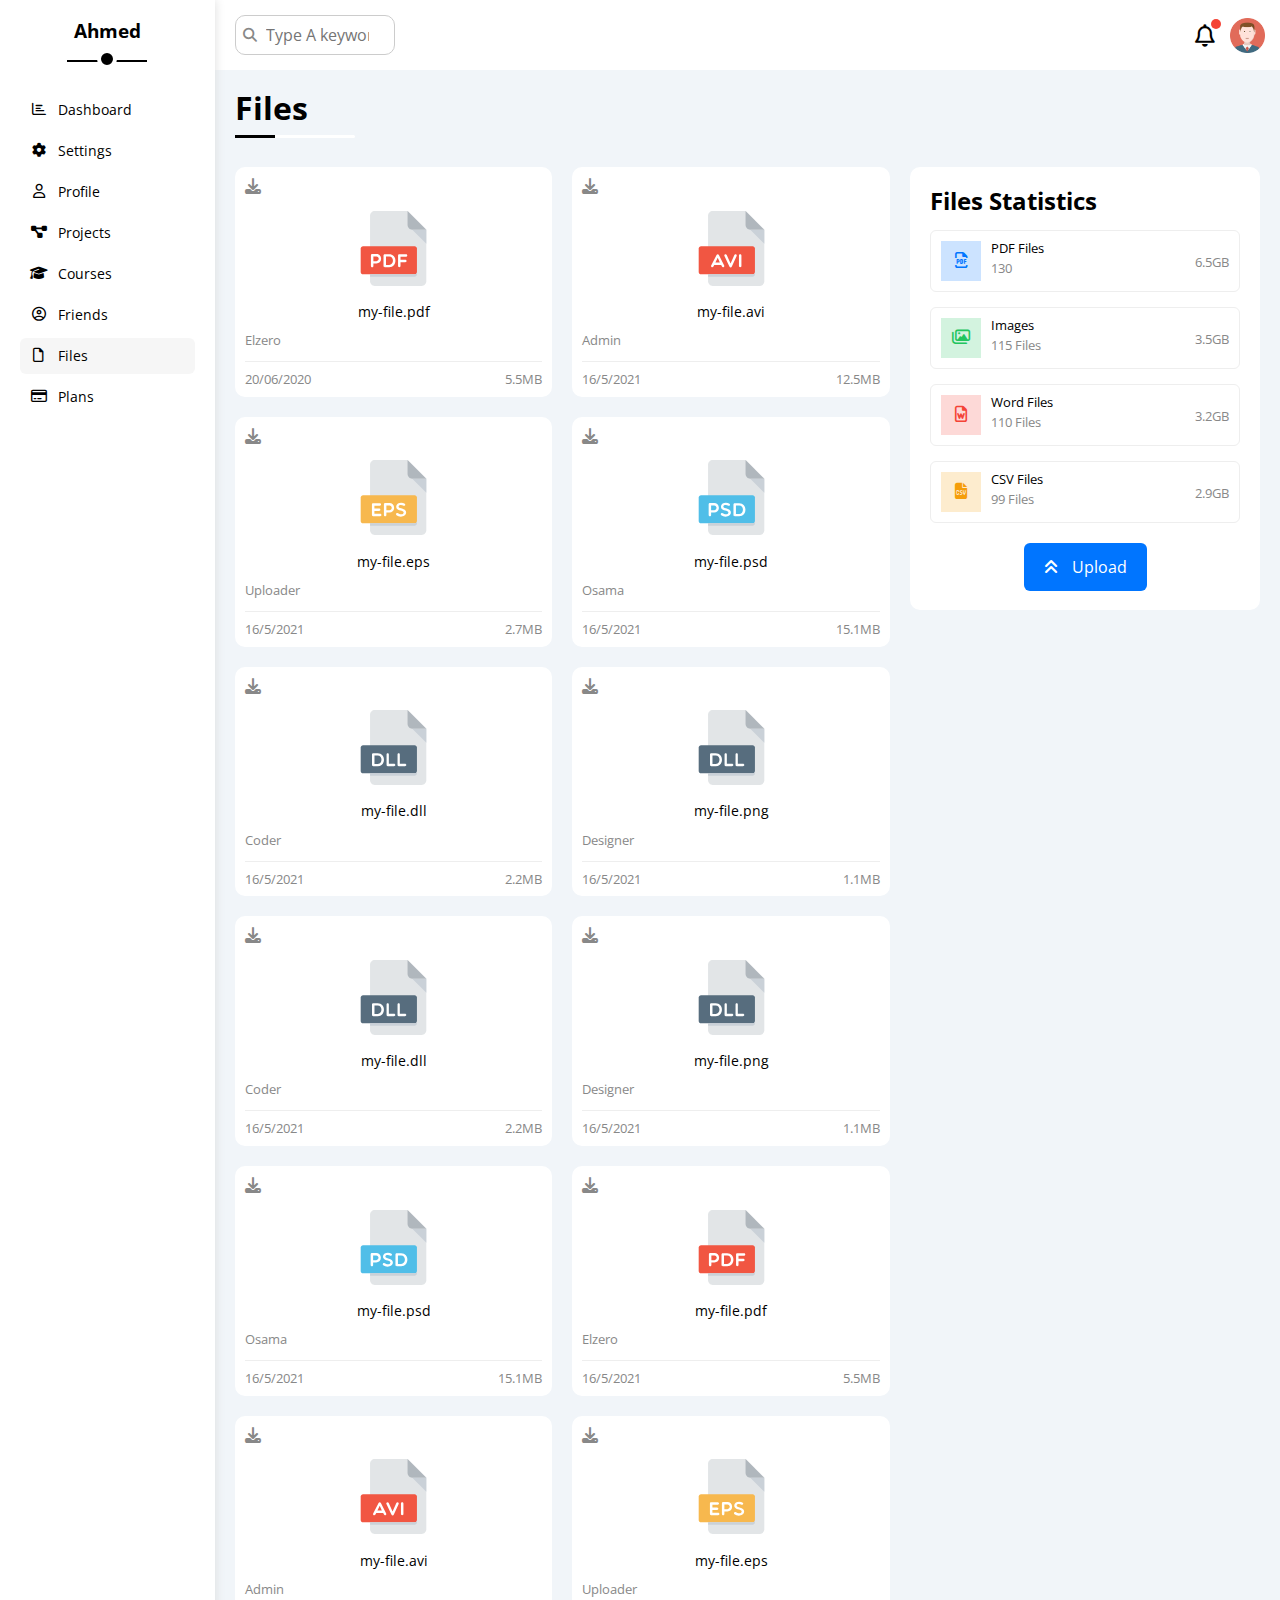
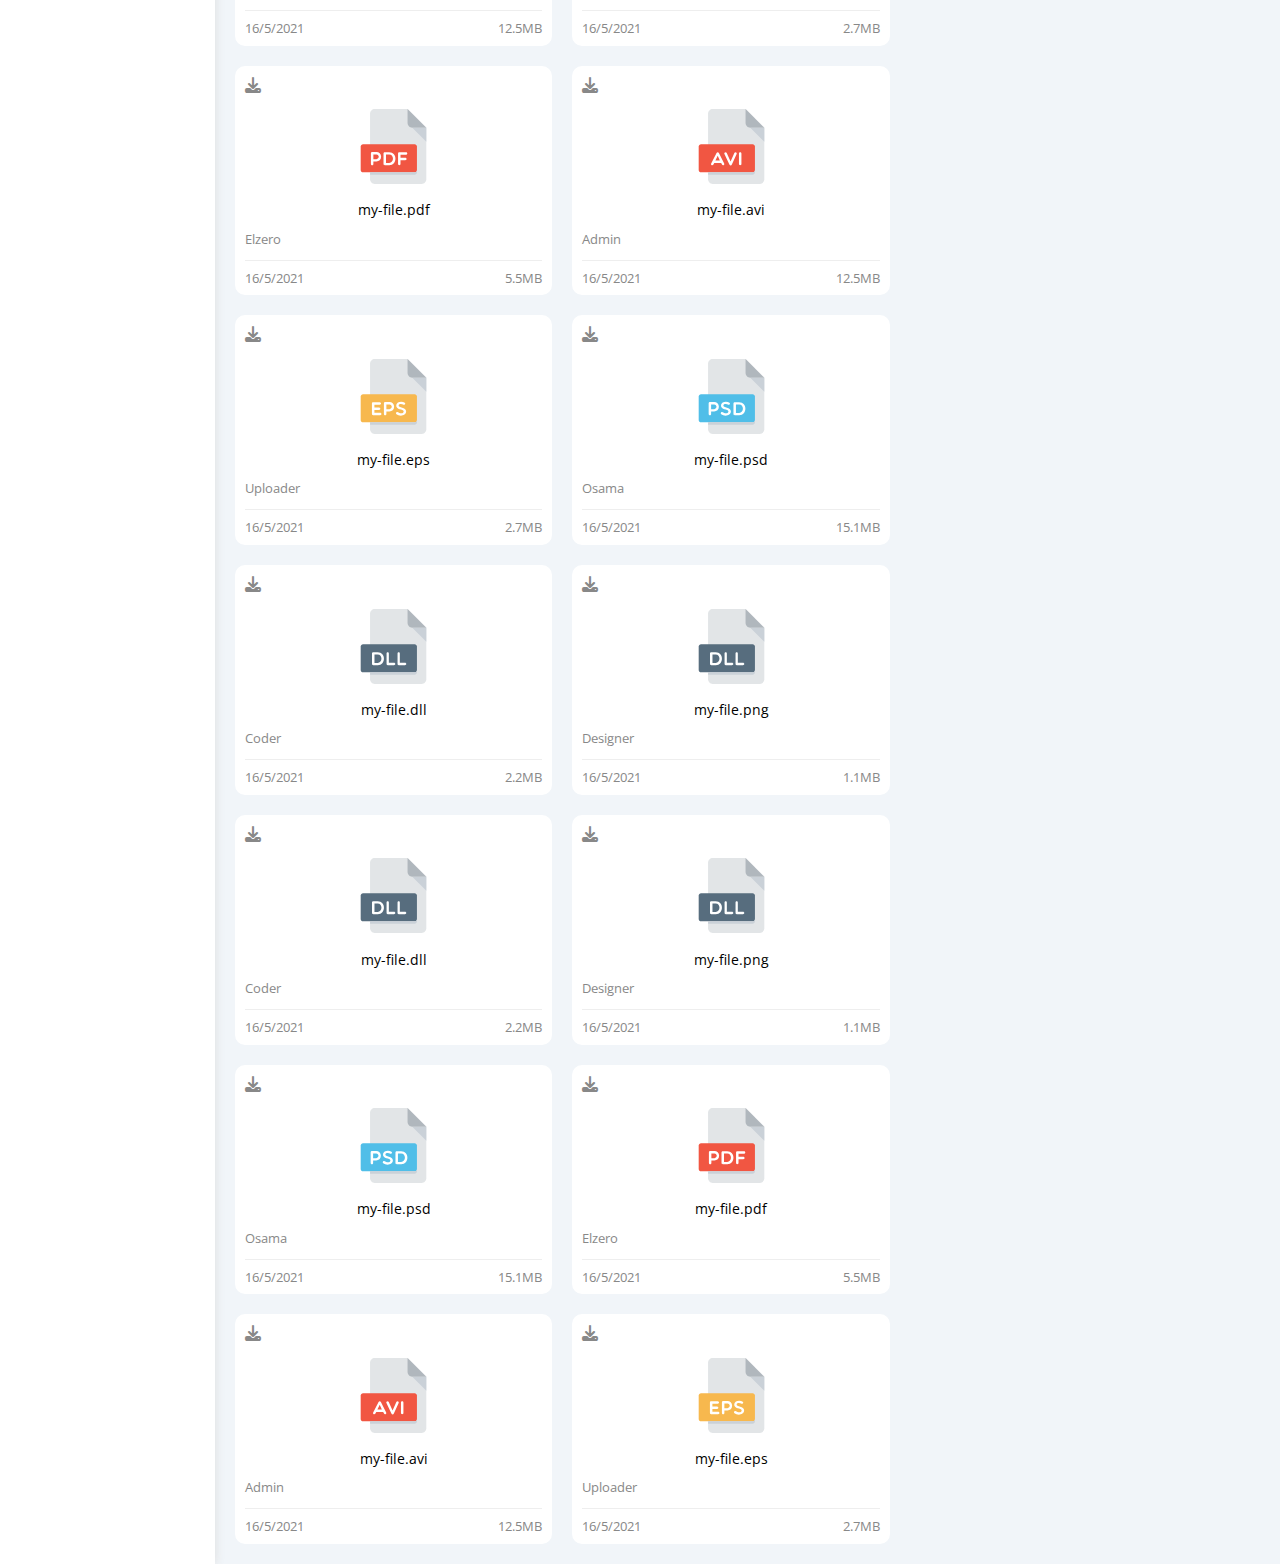
<file: tem four/files.html>
<!DOCTYPE html>
<html lang="en">
  <head>
    <meta charset="UTF-8" />
    <meta name="viewport" content="width=device-width, initial-scale=1.0" />
    <title>Files</title>
    <link rel="stylesheet" href="css/all.css" />
    <link rel="stylesheet" href="css/framwark.css" />
    <link rel="stylesheet" href="css/style.css" />
    <link rel="stylesheet" href="css/Normaliz.css" />
    <link rel="preconnect" href="https://fonts.googleapis.com" />
    <link rel="preconnect" href="https://fonts.gstatic.com" crossorigin />
    <link
      href="https://fonts.googleapis.com/css2?family=Open+Sans:wght@300;500&#038;display=swap"
      rel="stylesheet"
    />
  </head>
  <body>
    <div class="page d-flex">
      <div class="sidebar bg-white p-20 p-relative">
        <h3 class="p-relative txt-c mt-0">Ahmed</h3>
        <ul>
          <li>
            <a
              class="d-flex align-center fs-14 c-black rad-6 p-10"
              href="index.html"
            >
              <i class="fa-regular fa-chart-bar fa-fw"></i>
              <span>Dashboard</span>
            </a>
          </li>
          <li>
            <a
              class="d-flex align-center fs-14 c-black rad-6 p-10"
              href="settings.html"
            >
              <i class="fa-solid fa-gear fa-fw"></i>
              <span>Settings</span>
            </a>
          </li>
          <li>
            <a
              class="d-flex align-center fs-14 c-black rad-6 p-10"
              href="profile.html"
            >
              <i class="fa-regular fa-user fa-fw"></i>
              <span>Profile</span>
            </a>
          </li>
          <li>
            <a
              class="d-flex align-center fs-14 c-black rad-6 p-10"
              href="projects.html"
            >
              <i class="fa-solid fa-diagram-project fa-fw"></i>
              <span>Projects</span>
            </a>
          </li>
          <li>
            <a
              class="d-flex align-center fs-14 c-black rad-6 p-10"
              href="courses.html"
            >
              <i class="fa-solid fa-graduation-cap fa-fw"></i>
              <span>Courses</span>
            </a>
          </li>
          <li>
            <a
              class=" d-flex align-center fs-14 c-black rad-6 p-10"
              href="friends.html"
            >
              <i class="fa-regular fa-circle-user fa-fw"></i>
              <span>Friends</span>
            </a>
          </li>
          <li>
            <a
              class="active d-flex align-center fs-14 c-black rad-6 p-10"
              href="files.html"
            >
              <i class="fa-regular fa-file fa-fw"></i>
              <span>Files</span>
            </a>
          </li>
          <li>
            <a
              class="d-flex align-center fs-14 c-black rad-6 p-10"
              href="plans.html"
            >
              <i class="fa-regular fa-credit-card fa-fw"></i>
              <span>Plans</span>
            </a>
          </li>
        </ul>
      </div>
      <div class="content w-full">
        <!--start Head-->
        <div class="head bg-white p-15 between-flex">
          <div class="search p-relative">
            <input
              type="search"
              class="p-10 rad-6notification"
              placeholder="Type A keyword"
            />
            <i class="fa-solid fa-magnifying-glass"></i>
          </div>
          <div class="icons d-flex align-center">
            <span class="notification p-relative">
              <i class="fa-regular fa-bell fa-lg"></i>
            </span>
            <img src="image/avatar.png" alt="" />
          </div>
        </div>
        <!--End Head-->
        <h1 class="p-relative">Files</h1>
        <div class="files-page d-flex m-20 gap-20">
            <div class="files-stats p-20 bg-white rad-10">
              <h2 class="mt-0 mb-15 txt-c-mobile">Files Statistics</h2>
              <div class="d-flex align-center border-eee p-10 rad-6 mb-15 fs-13">
                <i class="fa-regular fa-file-pdf fa-lg blue center-flex c-blue icon"></i>
                <div class="info">
                  <span>PDF Files</span>
                  <span class="c-grey d-block mt-5">130</span>
                </div>
                <div class="size c-grey">6.5GB</div>
              </div>
              <div class="d-flex align-center border-eee p-10 rad-6 mb-15 fs-13">
                <i class="fa-regular fa-images fa-lg green center-flex c-green icon"></i>
                <div class="info">
                  <span>Images</span>
                  <span class="c-grey d-block mt-5">115 Files</span>
                </div>
                <div class="size c-grey">3.5GB</div>
              </div>
              <div class="d-flex align-center border-eee p-10 rad-6 mb-15 fs-13">
                <i class="fa-regular fa-file-word fa-lg red center-flex c-red icon"></i>
                <div class="info">
                  <span>Word Files</span>
                  <span class="c-grey d-block mt-5">110 Files</span>
                </div>
                <div class="size c-grey">3.2GB</div>
              </div>
              <div class="d-flex align-center border-eee p-10 rad-6 fs-13">
                <i class="fa-solid fa-file-csv fa-lg orange center-flex c-orange icon"></i>
                <div class="info">
                  <span>CSV Files</span>
                  <span class="c-grey d-block mt-5">99 Files</span>
                </div>
                <div class="size c-grey">2.9GB</div>
              </div>
              <a class="upload bg-blue c-white fs-13 rad-6 d-block w-fit" href="#">
                <i class="fa-solid fa-angles-up mr-10"></i>
                Upload
              </a>
            </div>
            <div class="files-content d-grid gap-20">
              <div class="file bg-white p-10 rad-10">
                <i class="fa-solid fa-download c-grey p-absolute"></i>
                <div class="icon txt-c">
                  <img class="mt-15 mb-15" src="image/pdf.svg" alt="">
                </div>
                <div class="txt-c mb-10 fs-14">my-file.pdf</div>
                <p class="c-grey fs-13">Elzero</p>
                <div class="info between-flex mt-10 pt-10 fs-13 c-grey">
                  <span>20/06/2020</span>
                  <span>5.5MB</span>
                </div>
              </div>
              <div class="file bg-white p-10 rad-10">
                <i class="fa-solid fa-download c-grey p-absolute"></i>
                <div class="icon txt-c">
                  <img class="mt-15 mb-15" src="image/avi.svg" alt="">
                </div>
                <div class="txt-c mb-10 fs-14">my-file.avi</div>
                <p class="c-grey fs-13">Admin</p>
                <div class="info between-flex mt-10 pt-10 fs-13 c-grey">
                  <span>16/5/2021</span>
                  <span>12.5MB</span>
                </div>
              </div>
              <div class="file bg-white p-10 rad-10">
                <i class="fa-solid fa-download c-grey p-absolute"></i>
                <div class="icon txt-c">
                  <img class="mt-15 mb-15" src="image/eps.svg" alt="">
                </div>
                <div class="txt-c mb-10 fs-14">my-file.eps</div>
                <p class="c-grey fs-13">Uploader</p>
                <div class="info between-flex mt-10 pt-10 fs-13 c-grey">
                  <span>16/5/2021</span>
                  <span>2.7MB</span>
                </div>
              </div>
              <div class="file bg-white p-10 rad-10">
                <i class="fa-solid fa-download c-grey p-absolute"></i>
                <div class="icon txt-c">
                  <img class="mt-15 mb-15" src="image/psd.svg" alt="">
                </div>
                <div class="txt-c mb-10 fs-14">my-file.psd</div>
                <p class="c-grey fs-13">Osama</p>
                <div class="info between-flex mt-10 pt-10 fs-13 c-grey">
                  <span>16/5/2021</span>
                  <span>15.1MB</span>
                </div>
              </div>
              <div class="file bg-white p-10 rad-10">
                <i class="fa-solid fa-download c-grey p-absolute"></i>
                <div class="icon txt-c">
                  <img class="mt-15 mb-15" src="image/dll.svg" alt="">
                </div>
                <div class="txt-c mb-10 fs-14">my-file.dll</div>
                <p class="c-grey fs-13">Coder</p>
                <div class="info between-flex mt-10 pt-10 fs-13 c-grey">
                  <span>16/5/2021</span>
                  <span>2.2MB</span>
                </div>
              </div>
              <div class="file bg-white p-10 rad-10">
                <i class="fa-solid fa-download c-grey p-absolute"></i>
                <div class="icon txt-c">
                  <img class="mt-15 mb-15" src="image/dll.svg" alt="">
                </div>
                <div class="txt-c mb-10 fs-14">my-file.png</div>
                <p class="c-grey fs-13">Designer</p>
                <div class="info between-flex mt-10 pt-10 fs-13 c-grey">
                  <span>16/5/2021</span>
                  <span>1.1MB</span>
                </div>
              </div>
              <div class="file bg-white p-10 rad-10">
                <i class="fa-solid fa-download c-grey p-absolute"></i>
                <div class="icon txt-c">
                  <img class="mt-15 mb-15" src="image/dll.svg" alt="">
                </div>
                <div class="txt-c mb-10 fs-14">my-file.dll</div>
                <p class="c-grey fs-13">Coder</p>
                <div class="info between-flex mt-10 pt-10 fs-13 c-grey">
                  <span>16/5/2021</span>
                  <span>2.2MB</span>
                </div>
              </div>
              <div class="file bg-white p-10 rad-10">
                <i class="fa-solid fa-download c-grey p-absolute"></i>
                <div class="icon txt-c">
                  <img class="mt-15 mb-15" src="image/dll.svg" alt="">
                </div>
                <div class="txt-c mb-10 fs-14">my-file.png</div>
                <p class="c-grey fs-13">Designer</p>
                <div class="info between-flex mt-10 pt-10 fs-13 c-grey">
                  <span>16/5/2021</span>
                  <span>1.1MB</span>
                </div>
              </div>
              <div class="file bg-white p-10 rad-10">
                <i class="fa-solid fa-download c-grey p-absolute"></i>
                <div class="icon txt-c">
                  <img class="mt-15 mb-15" src="image/psd.svg" alt="">
                </div>
                <div class="txt-c mb-10 fs-14">my-file.psd</div>
                <p class="c-grey fs-13">Osama</p>
                <div class="info between-flex mt-10 pt-10 fs-13 c-grey">
                  <span>16/5/2021</span>
                  <span>15.1MB</span>
                </div>
              </div>
              <div class="file bg-white p-10 rad-10">
                <i class="fa-solid fa-download c-grey p-absolute"></i>
                <div class="icon txt-c">
                  <img class="mt-15 mb-15" src="image/pdf.svg" alt="">
                </div>
                <div class="txt-c mb-10 fs-14">my-file.pdf</div>
                <p class="c-grey fs-13">Elzero</p>
                <div class="info between-flex mt-10 pt-10 fs-13 c-grey">
                  <span>16/5/2021</span>
                  <span>5.5MB</span>
                </div>
              </div>
              <div class="file bg-white p-10 rad-10">
                <i class="fa-solid fa-download c-grey p-absolute"></i>
                <div class="icon txt-c">
                  <img class="mt-15 mb-15" src="image/avi.svg" alt="">
                </div>
                <div class="txt-c mb-10 fs-14">my-file.avi</div>
                <p class="c-grey fs-13">Admin</p>
                <div class="info between-flex mt-10 pt-10 fs-13 c-grey">
                  <span>16/5/2021</span>
                  <span>12.5MB</span>
                </div>
              </div>
              <div class="file bg-white p-10 rad-10">
                <i class="fa-solid fa-download c-grey p-absolute"></i>
                <div class="icon txt-c">
                  <img class="mt-15 mb-15" src="image/eps.svg" alt="">
                </div>
                <div class="txt-c mb-10 fs-14">my-file.eps</div>
                <p class="c-grey fs-13">Uploader</p>
                <div class="info between-flex mt-10 pt-10 fs-13 c-grey">
                  <span>16/5/2021</span>
                  <span>2.7MB</span>
                </div>
              </div>
              <div class="file bg-white p-10 rad-10">
                <i class="fa-solid fa-download c-grey p-absolute"></i>
                <div class="icon txt-c">
                  <img class="mt-15 mb-15" src="image/pdf.svg" alt="">
                </div>
                <div class="txt-c mb-10 fs-14">my-file.pdf</div>
                <p class="c-grey fs-13">Elzero</p>
                <div class="info between-flex mt-10 pt-10 fs-13 c-grey">
                  <span>16/5/2021</span>
                  <span>5.5MB</span>
                </div>
              </div>
              <div class="file bg-white p-10 rad-10">
                <i class="fa-solid fa-download c-grey p-absolute"></i>
                <div class="icon txt-c">
                  <img class="mt-15 mb-15" src="image/avi.svg" alt="">
                </div>
                <div class="txt-c mb-10 fs-14">my-file.avi</div>
                <p class="c-grey fs-13">Admin</p>
                <div class="info between-flex mt-10 pt-10 fs-13 c-grey">
                  <span>16/5/2021</span>
                  <span>12.5MB</span>
                </div>
              </div>
              <div class="file bg-white p-10 rad-10">
                <i class="fa-solid fa-download c-grey p-absolute"></i>
                <div class="icon txt-c">
                  <img class="mt-15 mb-15" src="image/eps.svg" alt="">
                </div>
                <div class="txt-c mb-10 fs-14">my-file.eps</div>
                <p class="c-grey fs-13">Uploader</p>
                <div class="info between-flex mt-10 pt-10 fs-13 c-grey">
                  <span>16/5/2021</span>
                  <span>2.7MB</span>
                </div>
              </div>
              <div class="file bg-white p-10 rad-10">
                <i class="fa-solid fa-download c-grey p-absolute"></i>
                <div class="icon txt-c">
                  <img class="mt-15 mb-15" src="image/psd.svg" alt="">
                </div>
                <div class="txt-c mb-10 fs-14">my-file.psd</div>
                <p class="c-grey fs-13">Osama</p>
                <div class="info between-flex mt-10 pt-10 fs-13 c-grey">
                  <span>16/5/2021</span>
                  <span>15.1MB</span>
                </div>
              </div>
              <div class="file bg-white p-10 rad-10">
                <i class="fa-solid fa-download c-grey p-absolute"></i>
                <div class="icon txt-c">
                  <img class="mt-15 mb-15" src="image/dll.svg" alt="">
                </div>
                <div class="txt-c mb-10 fs-14">my-file.dll</div>
                <p class="c-grey fs-13">Coder</p>
                <div class="info between-flex mt-10 pt-10 fs-13 c-grey">
                  <span>16/5/2021</span>
                  <span>2.2MB</span>
                </div>
              </div>
              <div class="file bg-white p-10 rad-10">
                <i class="fa-solid fa-download c-grey p-absolute"></i>
                <div class="icon txt-c">
                  <img class="mt-15 mb-15" src="image/dll.svg" alt="">
                </div>
                <div class="txt-c mb-10 fs-14">my-file.png</div>
                <p class="c-grey fs-13">Designer</p>
                <div class="info between-flex mt-10 pt-10 fs-13 c-grey">
                  <span>16/5/2021</span>
                  <span>1.1MB</span>
                </div>
              </div>
              <div class="file bg-white p-10 rad-10">
                <i class="fa-solid fa-download c-grey p-absolute"></i>
                <div class="icon txt-c">
                  <img class="mt-15 mb-15" src="image/dll.svg" alt="">
                </div>
                <div class="txt-c mb-10 fs-14">my-file.dll</div>
                <p class="c-grey fs-13">Coder</p>
                <div class="info between-flex mt-10 pt-10 fs-13 c-grey">
                  <span>16/5/2021</span>
                  <span>2.2MB</span>
                </div>
              </div>
              <div class="file bg-white p-10 rad-10">
                <i class="fa-solid fa-download c-grey p-absolute"></i>
                <div class="icon txt-c">
                  <img class="mt-15 mb-15" src="image/dll.svg" alt="">
                </div>
                <div class="txt-c mb-10 fs-14">my-file.png</div>
                <p class="c-grey fs-13">Designer</p>
                <div class="info between-flex mt-10 pt-10 fs-13 c-grey">
                  <span>16/5/2021</span>
                  <span>1.1MB</span>
                </div>
              </div>
              <div class="file bg-white p-10 rad-10">
                <i class="fa-solid fa-download c-grey p-absolute"></i>
                <div class="icon txt-c">
                  <img class="mt-15 mb-15" src="image/psd.svg" alt="">
                </div>
                <div class="txt-c mb-10 fs-14">my-file.psd</div>
                <p class="c-grey fs-13">Osama</p>
                <div class="info between-flex mt-10 pt-10 fs-13 c-grey">
                  <span>16/5/2021</span>
                  <span>15.1MB</span>
                </div>
              </div>
              <div class="file bg-white p-10 rad-10">
                <i class="fa-solid fa-download c-grey p-absolute"></i>
                <div class="icon txt-c">
                  <img class="mt-15 mb-15" src="image/pdf.svg" alt="">
                </div>
                <div class="txt-c mb-10 fs-14">my-file.pdf</div>
                <p class="c-grey fs-13">Elzero</p>
                <div class="info between-flex mt-10 pt-10 fs-13 c-grey">
                  <span>16/5/2021</span>
                  <span>5.5MB</span>
                </div>
              </div>
              <div class="file bg-white p-10 rad-10">
                <i class="fa-solid fa-download c-grey p-absolute"></i>
                <div class="icon txt-c">
                  <img class="mt-15 mb-15" src="image/avi.svg" alt="">
                </div>
                <div class="txt-c mb-10 fs-14">my-file.avi</div>
                <p class="c-grey fs-13">Admin</p>
                <div class="info between-flex mt-10 pt-10 fs-13 c-grey">
                  <span>16/5/2021</span>
                  <span>12.5MB</span>
                </div>
              </div>
              <div class="file bg-white p-10 rad-10">
                <i class="fa-solid fa-download c-grey p-absolute"></i>
                <div class="icon txt-c">
                  <img class="mt-15 mb-15" src="image/eps.svg" alt="">
                </div>
                <div class="txt-c mb-10 fs-14">my-file.eps</div>
                <p class="c-grey fs-13">Uploader</p>
                <div class="info between-flex mt-10 pt-10 fs-13 c-grey">
                  <span>16/5/2021</span>
                  <span>2.7MB</span>
                </div>
              </div>
            </div>
          </div>

      </div>
    </div>

    <script src="main.js"></script>
  </body>
</html>
</file>
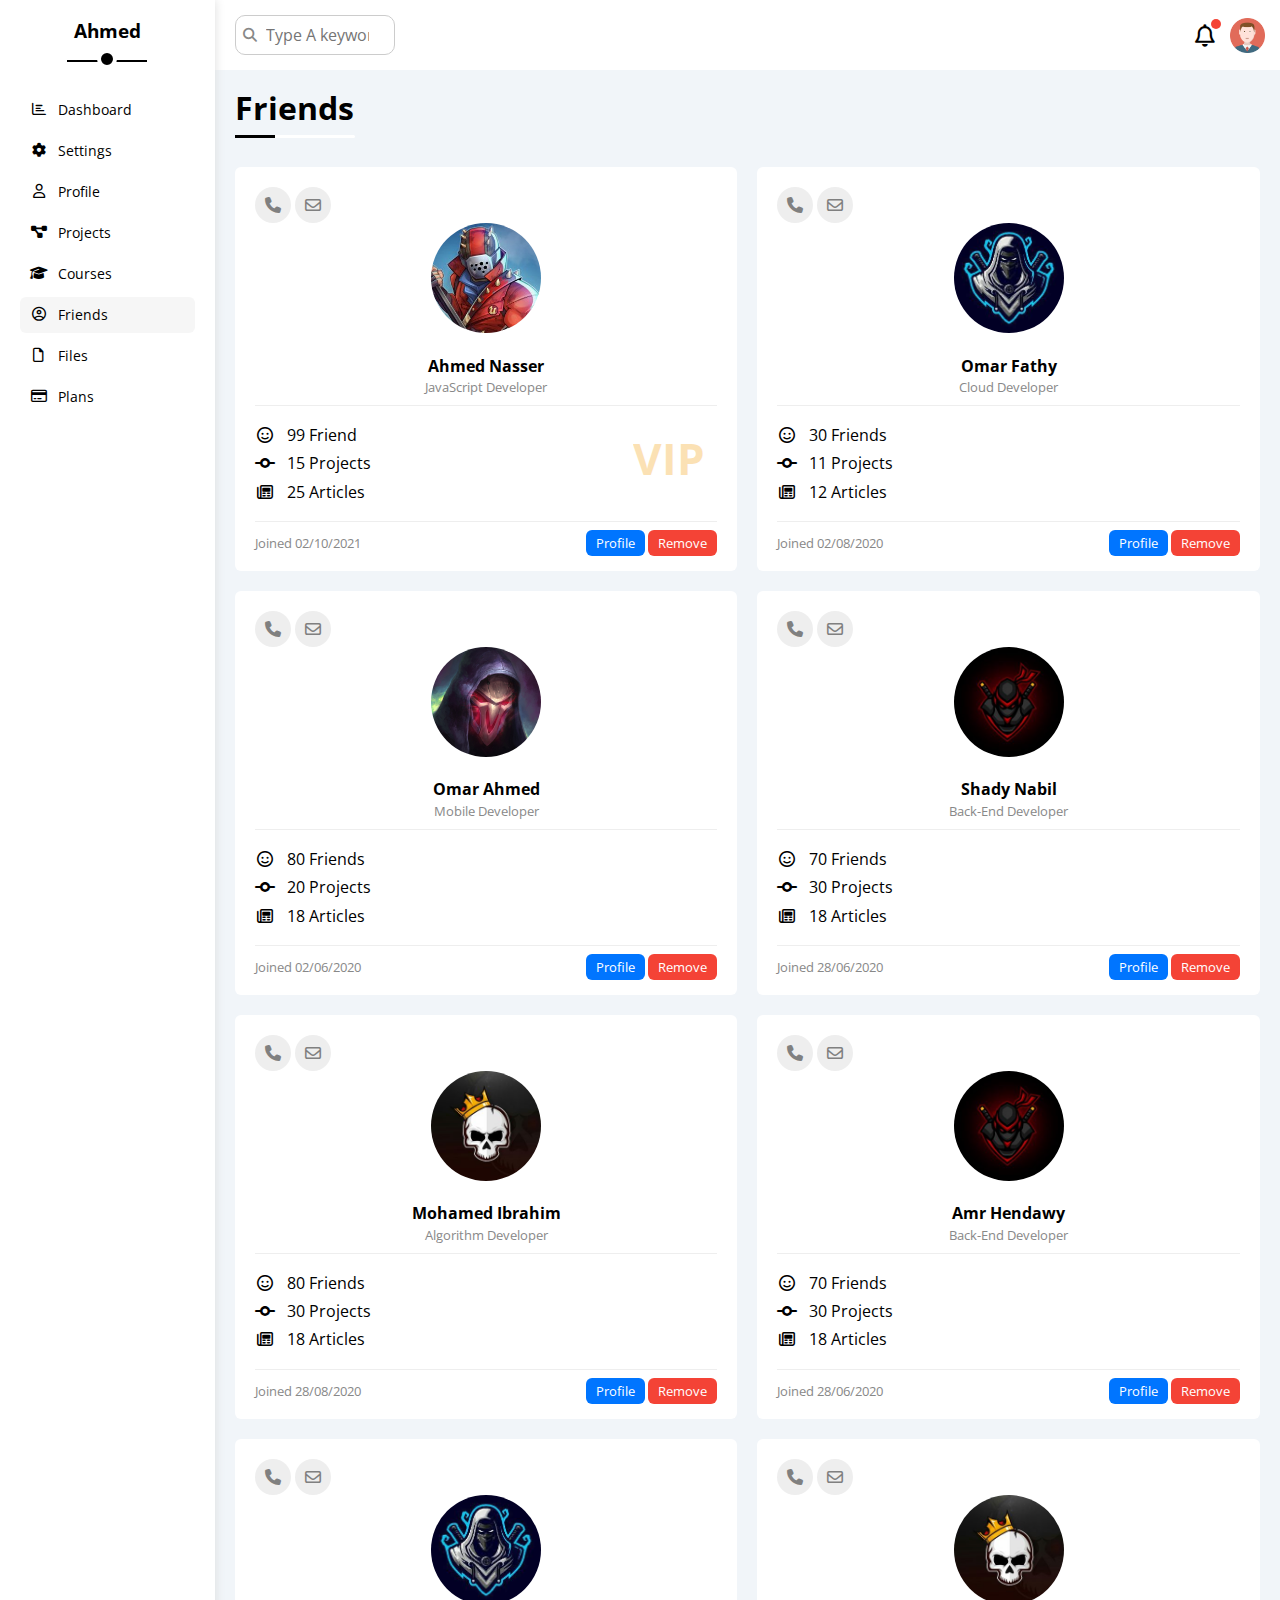
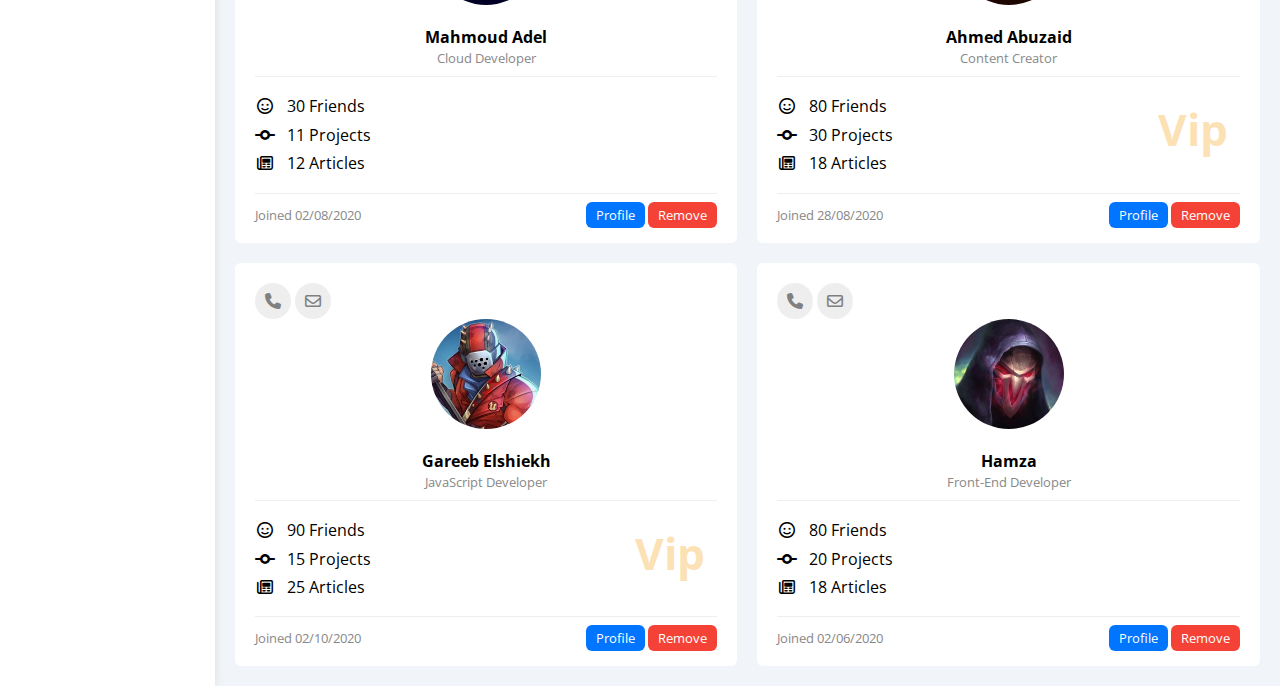
<file: tem four/friends.html>
<!DOCTYPE html>
<html lang="en">
  <head>
    <meta charset="UTF-8" />
    <meta name="viewport" content="width=device-width, initial-scale=1.0" />
    <title>Fiends</title>
    <link rel="stylesheet" href="css/all.css" />
    <link rel="stylesheet" href="css/framwark.css" />
    <link rel="stylesheet" href="css/style.css" />
    <link rel="stylesheet" href="css/Normaliz.css" />
    <link rel="preconnect" href="https://fonts.googleapis.com" />
    <link rel="preconnect" href="https://fonts.gstatic.com" crossorigin />
    <link
      href="https://fonts.googleapis.com/css2?family=Open+Sans:wght@300;500&#038;display=swap"
      rel="stylesheet"
    />
  </head>
  <body>
    <div class="page d-flex">
      <div class="sidebar bg-white p-20 p-relative">
        <h3 class="p-relative txt-c mt-0">Ahmed</h3>
        <ul>
          <li>
            <a
              class="d-flex align-center fs-14 c-black rad-6 p-10"
              href="index.html"
            >
              <i class="fa-regular fa-chart-bar fa-fw"></i>
              <span>Dashboard</span>
            </a>
          </li>
          <li>
            <a
              class="d-flex align-center fs-14 c-black rad-6 p-10"
              href="settings.html"
            >
              <i class="fa-solid fa-gear fa-fw"></i>
              <span>Settings</span>
            </a>
          </li>
          <li>
            <a
              class="d-flex align-center fs-14 c-black rad-6 p-10"
              href="profile.html"
            >
              <i class="fa-regular fa-user fa-fw"></i>
              <span>Profile</span>
            </a>
          </li>
          <li>
            <a
              class="d-flex align-center fs-14 c-black rad-6 p-10"
              href="projects.html"
            >
              <i class="fa-solid fa-diagram-project fa-fw"></i>
              <span>Projects</span>
            </a>
          </li>
          <li>
            <a
              class="d-flex align-center fs-14 c-black rad-6 p-10"
              href="courses.html"
            >
              <i class="fa-solid fa-graduation-cap fa-fw"></i>
              <span>Courses</span>
            </a>
          </li>
          <li>
            <a
              class="active d-flex align-center fs-14 c-black rad-6 p-10"
              href="friends.html"
            >
              <i class="fa-regular fa-circle-user fa-fw"></i>
              <span>Friends</span>
            </a>
          </li>
          <li>
            <a
              class="d-flex align-center fs-14 c-black rad-6 p-10"
              href="files.html"
            >
              <i class="fa-regular fa-file fa-fw"></i>
              <span>Files</span>
            </a>
          </li>
          <li>
            <a
              class="d-flex align-center fs-14 c-black rad-6 p-10"
              href="plans.html"
            >
              <i class="fa-regular fa-credit-card fa-fw"></i>
              <span>Plans</span>
            </a>
          </li>
        </ul>
      </div>
      <div class="content w-full">
        <!--start Head-->
        <div class="head bg-white p-15 between-flex">
          <div class="search p-relative">
            <input
              type="search"
              class="p-10 rad-6notification"
              placeholder="Type A keyword"
            />
            <i class="fa-solid fa-magnifying-glass"></i>
          </div>
          <div class="icons d-flex align-center">
            <span class="notification p-relative">
              <i class="fa-regular fa-bell fa-lg"></i>
            </span>
            <img src="image/avatar.png" alt="" />
          </div>
        </div>
        <!--End Head-->
        <h1 class="p-relative">Friends</h1>
        <div class="friends-page d-grid m-20 gap-20">
            <div class="friend bg-white rad-6 p-20 p-relative">
              <div class="contact">
                <i class="fa-solid fa-phone"></i>
                <i class="fa-regular fa-envelope"></i>
              </div>
              <div class="txt-c">
                <img class="rad-half mt-10 mb-10 w-100 h-100" src="image/friend-01.jpg" alt="">
                <h4 class="m-0">Ahmed Nasser</h4>
                <p class="c-grey fs-13 mt-5 mb-0">JavaScript Developer</p>
              </div>
              <div class="icons fs-14 p-relative">
                <div class="mb-10">
                  <i class="fa-regular fa-face-smile fa-fw"></i>
                  <span>99 Friend</span>
                </div>
                <div class="mb-10">
                  <i class="fa-solid fa-code-commit fa-fw"></i>
                  <span>15 Projects</span>
                </div>
                <div>
                  <i class="fa-regular fa-newspaper fa-fw"></i>
                  <span>25 Articles</span>
                </div>
                <span class="vip fw-bold c-orange">VIP</span>
              </div>
              <div class="info between-flex fs-13">
                <span class="c-grey">Joined 02/10/2021</span>
                <div>
                  <a class="bg-blue c-white btn-shape" href="profile.html">Profile</a>
                  <a class="bg-red c-white btn-shape" href="#">Remove</a>
                </div>
              </div>
            </div>
            <div class="friend bg-white rad-6 p-20 p-relative">
              <div class="contact">
                <i class="fa-solid fa-phone"></i>
                <i class="fa-regular fa-envelope"></i>
              </div>
              <div class="txt-c">
                <img class="rad-half mt-10 mb-10 w-100 h-100" src="image/friend-02.jpg" alt="">
                <h4 class="m-0">Omar Fathy</h4>
                <p class="c-grey fs-13 mt-5 mb-0">Cloud Developer</p>
              </div>
              <div class="icons fs-14 p-relative">
                <div class="mb-10">
                  <i class="fa-regular fa-face-smile fa-fw"></i>
                  <span>30 Friends</span>
                </div>
                <div class="mb-10">
                  <i class="fa-solid fa-code-commit fa-fw"></i>
                  <span>11 Projects</span>
                </div>
                <div>
                  <i class="fa-regular fa-newspaper fa-fw"></i>
                  <span>12 Articles</span>
                </div>
              </div>
              <div class="info between-flex fs-13">
                <span class="c-grey">Joined 02/08/2020</span>
                <div>
                  <a class="bg-blue c-white btn-shape" href="profile.html">Profile</a>
                  <a class="bg-red c-white btn-shape" href="">Remove</a>
                </div>
              </div>
            </div>
            <div class="friend bg-white rad-6 p-20 p-relative">
              <div class="contact">
                <i class="fa-solid fa-phone"></i>
                <i class="fa-regular fa-envelope"></i>
              </div>
              <div class="txt-c">
                <img class="rad-half mt-10 mb-10 w-100 h-100" src="image/friend-03.jpg" alt="">
                <h4 class="m-0">Omar Ahmed</h4>
                <p class="c-grey fs-13 mt-5 mb-0">Mobile Developer</p>
              </div>
              <div class="icons fs-14 p-relative">
                <div class="mb-10">
                  <i class="fa-regular fa-face-smile fa-fw"></i>
                  <span>80 Friends</span>
                </div>
                <div class="mb-10">
                  <i class="fa-solid fa-code-commit fa-fw"></i>
                  <span>20 Projects</span>
                </div>
                <div>
                  <i class="fa-regular fa-newspaper fa-fw"></i>
                  <span>18 Articles</span>
                </div>
              </div>
              <div class="info between-flex fs-13">
                <span class="c-grey">Joined 02/06/2020</span>
                <div>
                  <a class="bg-blue c-white btn-shape" href="profile.html">Profile</a>
                  <a class="bg-red c-white btn-shape" href="">Remove</a>
                </div>
              </div>
            </div>
            <div class="friend bg-white rad-6 p-20 p-relative">
              <div class="contact">
                <i class="fa-solid fa-phone"></i>
                <i class="fa-regular fa-envelope"></i>
              </div>
              <div class="txt-c">
                <img class="rad-half mt-10 mb-10 w-100 h-100" src="image/friend-04.jpg" alt="">
                <h4 class="m-0">Shady Nabil</h4>
                <p class="c-grey fs-13 mt-5 mb-0">Back-End Developer</p>
              </div>
              <div class="icons fs-14 p-relative">
                <div class="mb-10">
                  <i class="fa-regular fa-face-smile fa-fw"></i>
                  <span>70 Friends</span>
                </div>
                <div class="mb-10">
                  <i class="fa-solid fa-code-commit fa-fw"></i>
                  <span>30 Projects</span>
                </div>
                <div>
                  <i class="fa-regular fa-newspaper fa-fw"></i>
                  <span>18 Articles</span>
                </div>
              </div>
              <div class="info between-flex fs-13">
                <span class="c-grey">Joined 28/06/2020</span>
                <div>
                  <a class="bg-blue c-white btn-shape" href="profile.html">Profile</a>
                  <a class="bg-red c-white btn-shape" href="">Remove</a>
                </div>
              </div>
            </div>
            <div class="friend bg-white rad-6 p-20 p-relative">
              <div class="contact">
                <i class="fa-solid fa-phone"></i>
                <i class="fa-regular fa-envelope"></i>
              </div>
              <div class="txt-c">
                <img class="rad-half mt-10 mb-10 w-100 h-100" src="image/friend-05.jpg" alt="">
                <h4 class="m-0">Mohamed Ibrahim</h4>
                <p class="c-grey fs-13 mt-5 mb-0">Algorithm Developer</p>
              </div>
              <div class="icons fs-14 p-relative">
                <div class="mb-10">
                  <i class="fa-regular fa-face-smile fa-fw"></i>
                  <span>80 Friends</span>
                </div>
                <div class="mb-10">
                  <i class="fa-solid fa-code-commit fa-fw"></i>
                  <span>30 Projects</span>
                </div>
                <div>
                  <i class="fa-regular fa-newspaper fa-fw"></i>
                  <span>18 Articles</span>
                </div>
              </div>
              <div class="info between-flex fs-13">
                <span class="c-grey">Joined 28/08/2020</span>
                <div>
                  <a class="bg-blue c-white btn-shape" href="profile.html">Profile</a>
                  <a class="bg-red c-white btn-shape" href="">Remove</a>
                </div>
              </div>
            </div>
            <div class="friend bg-white rad-6 p-20 p-relative">
              <div class="contact">
                <i class="fa-solid fa-phone"></i>
                <i class="fa-regular fa-envelope"></i>
              </div>
              <div class="txt-c">
                <img class="rad-half mt-10 mb-10 w-100 h-100" src="image/friend-04.jpg" alt="">
                <h4 class="m-0">Amr Hendawy</h4>
                <p class="c-grey fs-13 mt-5 mb-0">Back-End Developer</p>
              </div>
              <div class="icons fs-14 p-relative">
                <div class="mb-10">
                  <i class="fa-regular fa-face-smile fa-fw"></i>
                  <span>70 Friends</span>
                </div>
                <div class="mb-10">
                  <i class="fa-solid fa-code-commit fa-fw"></i>
                  <span>30 Projects</span>
                </div>
                <div>
                  <i class="fa-regular fa-newspaper fa-fw"></i>
                  <span>18 Articles</span>
                </div>
              </div>
              <div class="info between-flex fs-13">
                <span class="c-grey">Joined 28/06/2020</span>
                <div>
                  <a class="bg-blue c-white btn-shape" href="profile.html">Profile</a>
                  <a class="bg-red c-white btn-shape" href="">Remove</a>
                </div>
              </div>
            </div>
            <div class="friend bg-white rad-6 p-20 p-relative">
              <div class="contact">
                <i class="fa-solid fa-phone"></i>
                <i class="fa-regular fa-envelope"></i>
              </div>
              <div class="txt-c">
                <img class="rad-half mt-10 mb-10 w-100 h-100" src="image/friend-02.jpg" alt="">
                <h4 class="m-0">Mahmoud Adel</h4>
                <p class="c-grey fs-13 mt-5 mb-0">Cloud Developer</p>
              </div>
              <div class="icons fs-14 p-relative">
                <div class="mb-10">
                  <i class="fa-regular fa-face-smile fa-fw"></i>
                  <span>30 Friends</span>
                </div>
                <div class="mb-10">
                  <i class="fa-solid fa-code-commit fa-fw"></i>
                  <span>11 Projects</span>
                </div>
                <div>
                  <i class="fa-regular fa-newspaper fa-fw"></i>
                  <span>12 Articles</span>
                </div>
              </div>
              <div class="info between-flex fs-13">
                <span class="c-grey">Joined 02/08/2020</span>
                <div>
                  <a class="bg-blue c-white btn-shape" href="profile.html">Profile</a>
                  <a class="bg-red c-white btn-shape" href="">Remove</a>
                </div>
              </div>
            </div>
            <div class="friend bg-white rad-6 p-20 p-relative">
              <div class="contact">
                <i class="fa-solid fa-phone"></i>
                <i class="fa-regular fa-envelope"></i>
              </div>
              <div class="txt-c">
                <img class="rad-half mt-10 mb-10 w-100 h-100" src="image/friend-05.jpg" alt="">
                <h4 class="m-0">Ahmed Abuzaid</h4>
                <p class="c-grey fs-13 mt-5 mb-0">Content Creator</p>
              </div>
              <div class="icons fs-14 p-relative">
                <div class="mb-10">
                  <i class="fa-regular fa-face-smile fa-fw"></i>
                  <span>80 Friends</span>
                </div>
                <div class="mb-10">
                  <i class="fa-solid fa-code-commit fa-fw"></i>
                  <span>30 Projects</span>
                </div>
                <div>
                  <i class="fa-regular fa-newspaper fa-fw"></i>
                  <span>18 Articles</span>
                </div>
                <span class="vip fw-bold c-orange">Vip</span>
              </div>
              <div class="info between-flex fs-13">
                <span class="c-grey">Joined 28/08/2020</span>
                <div>
                  <a class="bg-blue c-white btn-shape" href="profile.html">Profile</a>
                  <a class="bg-red c-white btn-shape" href="">Remove</a>
                </div>
              </div>
            </div>
            <div class="friend bg-white rad-6 p-20 p-relative">
              <div class="contact">
                <i class="fa-solid fa-phone"></i>
                <i class="fa-regular fa-envelope"></i>
              </div>
              <div class="txt-c">
                <img class="rad-half mt-10 mb-10 w-100 h-100" src="image/friend-01.jpg" alt="">
                <h4 class="m-0">Gareeb Elshiekh</h4>
                <p class="c-grey fs-13 mt-5 mb-0">JavaScript Developer</p>
              </div>
              <div class="icons fs-14 p-relative">
                <div class="mb-10">
                  <i class="fa-regular fa-face-smile fa-fw"></i>
                  <span>90 Friends</span>
                </div>
                <div class="mb-10">
                  <i class="fa-solid fa-code-commit fa-fw"></i>
                  <span>15 Projects</span>
                </div>
                <div>
                  <i class="fa-regular fa-newspaper fa-fw"></i>
                  <span>25 Articles</span>
                </div>
                <span class="vip fw-bold c-orange">Vip</span>
              </div>
              <div class="info between-flex fs-13">
                <span class="c-grey">Joined 02/10/2020</span>
                <div>
                  <a class="bg-blue c-white btn-shape" href="profile.html">Profile</a>
                  <a class="bg-red c-white btn-shape" href="">Remove</a>
                </div>
              </div>
            </div>
            <div class="friend bg-white rad-6 p-20 p-relative">
              <div class="contact">
                <i class="fa-solid fa-phone"></i>
                <i class="fa-regular fa-envelope"></i>
              </div>
              <div class="txt-c">
                <img class="rad-half mt-10 mb-10 w-100 h-100" src="image/friend-03.jpg" alt="">
                <h4 class="m-0">Hamza</h4>
                <p class="c-grey fs-13 mt-5 mb-0">Front-End Developer</p>
              </div>
              <div class="icons fs-14 p-relative">
                <div class="mb-10">
                  <i class="fa-regular fa-face-smile fa-fw"></i>
                  <span>80 Friends</span>
                </div>
                <div class="mb-10">
                  <i class="fa-solid fa-code-commit fa-fw"></i>
                  <span>20 Projects</span>
                </div>
                <div>
                  <i class="fa-regular fa-newspaper fa-fw"></i>
                  <span>18 Articles</span>
                </div>
              </div>
              <div class="info between-flex fs-13">
                <span class="c-grey">Joined 02/06/2020</span>
                <div>
                  <a class="bg-blue c-white btn-shape" href="profile.html">Profile</a>
                  <a class="bg-red c-white btn-shape" href="">Remove</a>
                </div>
              </div>
            </div>
          </div>

      </div>
    </div>

    <script src="main.js"></script>
  </body>
</html>
</file>
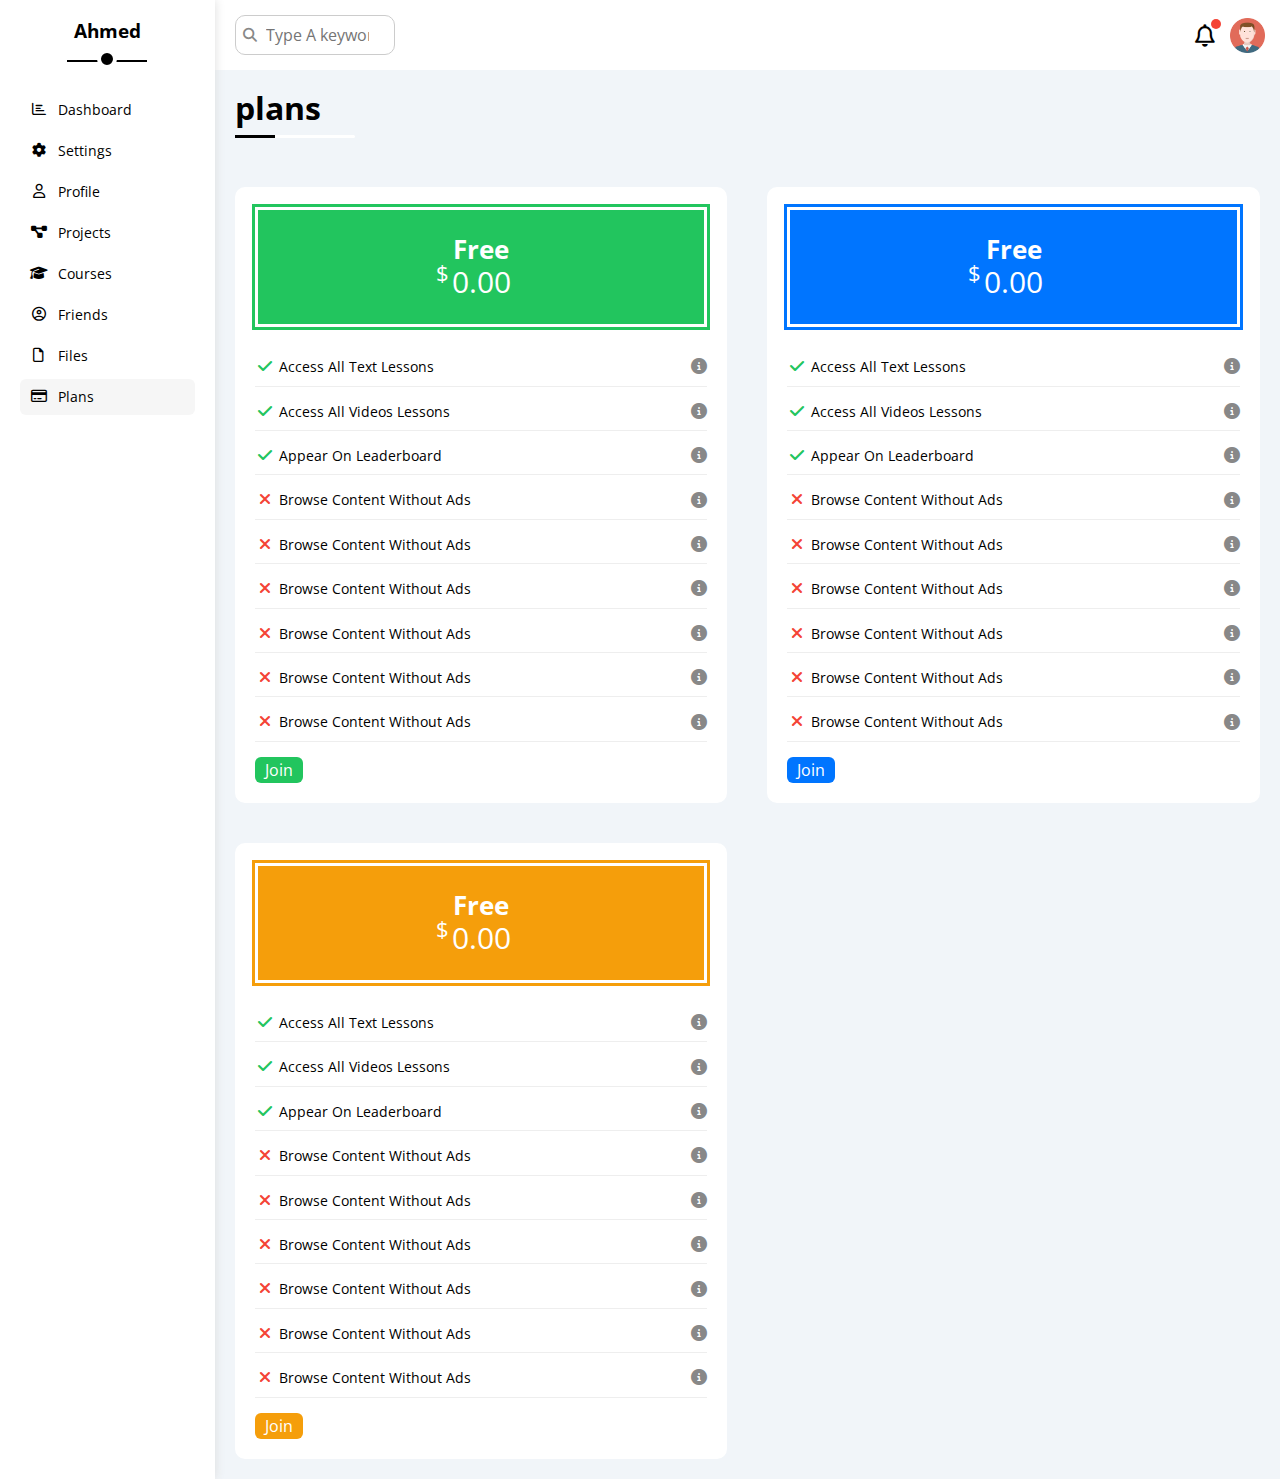
<file: tem four/plans.html>
<!DOCTYPE html>
<html lang="en">
  <head>
    <meta charset="UTF-8" />
    <meta name="viewport" content="width=device-width, initial-scale=1.0" />
    <title>plans</title>
    <link rel="stylesheet" href="css/all.css" />
    <link rel="stylesheet" href="css/framwark.css" />
    <link rel="stylesheet" href="css/style.css" />
    <link rel="stylesheet" href="css/Normaliz.css" />
    <link rel="preconnect" href="https://fonts.googleapis.com" />
    <link rel="preconnect" href="https://fonts.gstatic.com" crossorigin />
    <link
      href="https://fonts.googleapis.com/css2?family=Open+Sans:wght@300;500&#038;display=swap"
      rel="stylesheet"
    />
  </head>
  <body>
    <div class="page d-flex">
      <div class="sidebar bg-white p-20 p-relative">
        <h3 class="p-relative txt-c mt-0">Ahmed</h3>
        <ul>
          <li>
            <a
              class="d-flex align-center fs-14 c-black rad-6 p-10"
              href="index.html"
            >
              <i class="fa-regular fa-chart-bar fa-fw"></i>
              <span>Dashboard</span>
            </a>
          </li>
          <li>
            <a
              class="d-flex align-center fs-14 c-black rad-6 p-10"
              href="settings.html"
            >
              <i class="fa-solid fa-gear fa-fw"></i>
              <span>Settings</span>
            </a>
          </li>
          <li>
            <a
              class="d-flex align-center fs-14 c-black rad-6 p-10"
              href="profile.html"
            >
              <i class="fa-regular fa-user fa-fw"></i>
              <span>Profile</span>
            </a>
          </li>
          <li>
            <a
              class="d-flex align-center fs-14 c-black rad-6 p-10"
              href="projects.html"
            >
              <i class="fa-solid fa-diagram-project fa-fw"></i>
              <span>Projects</span>
            </a>
          </li>
          <li>
            <a
              class="d-flex align-center fs-14 c-black rad-6 p-10"
              href="courses.html"
            >
              <i class="fa-solid fa-graduation-cap fa-fw"></i>
              <span>Courses</span>
            </a>
          </li>
          <li>
            <a
              class="d-flex align-center fs-14 c-black rad-6 p-10"
              href="friends.html"
            >
              <i class="fa-regular fa-circle-user fa-fw"></i>
              <span>Friends</span>
            </a>
          </li>
          <li>
            <a
              class="d-flex align-center fs-14 c-black rad-6 p-10"
              href="files.html"
            >
              <i class="fa-regular fa-file fa-fw"></i>
              <span>Files</span>
            </a>
          </li>
          <li>
            <a
              class="active d-flex align-center fs-14 c-black rad-6 p-10"
              href="plans.html"
            >
              <i class="fa-regular fa-credit-card fa-fw"></i>
              <span>Plans</span>
            </a>
          </li>
        </ul>
      </div>
      <div class="content w-full">
        <!--start Head-->
        <div class="head bg-white p-15 between-flex">
          <div class="search p-relative">
            <input
              type="search"
              class="p-10 rad-6notification"
              placeholder="Type A keyword"
            />
            <i class="fa-solid fa-magnifying-glass"></i>
          </div>
          <div class="icons d-flex align-center">
            <span class="notification p-relative">
              <i class="fa-regular fa-bell fa-lg"></i>
            </span>
            <img src="image/avatar.png" alt="" />
          </div>
        </div>
        <!--End Head-->
        <h1 class="p-relative">plans</h1>
        <div class="plans-all d-grid">
          <div class="plans-box  bg-white p-20 m-20 rad-10">
            <div class="top-box mb-20 bg-green green">
              <span class="free">Free</span>
              <span class="money"><span>$</span> 0.00</span>
            </div>
            <div class="btn-box">
              <div>
                <i class="fa-solid fa-check fa-fw yes"></i>
                <span>Access All Text Lessons </span>
              </div>
              <i class="fa-solid fa-circle-info help"></i>
            </div>
            <div class="btn-box">
              <div>
                <i class="fa-solid fa-check fa-fw yes"></i>
                <span>Access All Videos Lessons </span>
              </div>
              <i class="fa-solid fa-circle-info help"></i>
            </div>
            <div class="btn-box">
              <div>
                <i class="fa-solid fa-check fa-fw yes"></i>
                <span>Appear On Leaderboard </span>
              </div>
              <i class="fa-solid fa-circle-info help"></i>
            </div>
            <div class="btn-box">
              <div>
                <i class="fa-solid fa-xmark fa-fw"></i>
                <span>Browse Content Without Ads </span>
              </div>
              <i class="fa-solid fa-circle-info help"></i>
            </div>
            <div class="btn-box">
              <div>
                <i class="fa-solid fa-xmark fa-fw"></i>
                <span>Browse Content Without Ads </span>
              </div>
              <i class="fa-solid fa-circle-info help"></i>
            </div>
            <div class="btn-box">
              <div>
                <i class="fa-solid fa-xmark fa-fw"></i>
                <span>Browse Content Without Ads </span>
              </div>
              <i class="fa-solid fa-circle-info help"></i>
            </div>
            <div class="btn-box">
              <div>
                <i class="fa-solid fa-xmark fa-fw"></i>
                <span>Browse Content Without Ads </span>
              </div>
              <i class="fa-solid fa-circle-info help"></i>
            </div>
            <div class="btn-box">
              <div>
                <i class="fa-solid fa-xmark fa-fw"></i>
                <span>Browse Content Without Ads </span>
              </div>
              <i class="fa-solid fa-circle-info help"></i>
            </div>
            <div class="btn-box">
              <div>
                <i class="fa-solid fa-xmark fa-fw"></i>
                <span>Browse Content Without Ads </span>
              </div>
              <i class="fa-solid fa-circle-info help"></i>
            </div>
            <div class="link-join btn-shape bg-green">
              <a href="#">Join</a>
            </div>
          </div>
          <div class="plans-box bg-white p-20 m-20 rad-10">
            <div class="top-box mb-20 bg-blue blue">
              <span class="free">Free</span>
              <span class="money"><span>$</span> 0.00</span>
            </div>
            <div class="btn-box">
              <div>
                <i class="fa-solid fa-check fa-fw yes"></i>
                <span>Access All Text Lessons </span>
              </div>
              <i class="fa-solid fa-circle-info help"></i>
            </div>
            <div class="btn-box">
              <div>
                <i class="fa-solid fa-check fa-fw yes"></i>
                <span>Access All Videos Lessons </span>
              </div>
              <i class="fa-solid fa-circle-info help"></i>
            </div>
            <div class="btn-box">
              <div>
                <i class="fa-solid fa-check fa-fw yes"></i>
                <span>Appear On Leaderboard </span>
              </div>
              <i class="fa-solid fa-circle-info help"></i>
            </div>
            <div class="btn-box">
              <div>
                <i class="fa-solid fa-xmark fa-fw"></i>
                <span>Browse Content Without Ads </span>
              </div>
              <i class="fa-solid fa-circle-info help"></i>
            </div>
            <div class="btn-box">
              <div>
                <i class="fa-solid fa-xmark fa-fw"></i>
                <span>Browse Content Without Ads </span>
              </div>
              <i class="fa-solid fa-circle-info help"></i>
            </div>
            <div class="btn-box">
              <div>
                <i class="fa-solid fa-xmark fa-fw"></i>
                <span>Browse Content Without Ads </span>
              </div>
              <i class="fa-solid fa-circle-info help"></i>
            </div>
            <div class="btn-box">
              <div>
                <i class="fa-solid fa-xmark fa-fw"></i>
                <span>Browse Content Without Ads </span>
              </div>
              <i class="fa-solid fa-circle-info help"></i>
            </div>
            <div class="btn-box">
              <div>
                <i class="fa-solid fa-xmark fa-fw"></i>
                <span>Browse Content Without Ads </span>
              </div>
              <i class="fa-solid fa-circle-info help"></i>
            </div>
            <div class="btn-box">
              <div>
                <i class="fa-solid fa-xmark fa-fw"></i>
                <span>Browse Content Without Ads </span>
              </div>
              <i class="fa-solid fa-circle-info help"></i>
            </div>
            <div class="link-join btn-shape bg-blue">
              <a href="#">Join</a>
            </div>
          </div>
          <div class="plans-box bg-white p-20 m-20 rad-10">
            <div class="top-box mb-20 bg-orange orange">
              <span class="free">Free</span>
              <span class="money"><span>$</span> 0.00</span>
            </div>
            <div class="btn-box">
              <div>
                <i class="fa-solid fa-check fa-fw yes"></i>
                <span>Access All Text Lessons </span>
              </div>
              <i class="fa-solid fa-circle-info help"></i>
            </div>
            <div class="btn-box">
              <div>
                <i class="fa-solid fa-check fa-fw yes"></i>
                <span>Access All Videos Lessons </span>
              </div>
              <i class="fa-solid fa-circle-info help"></i>
            </div>
            <div class="btn-box">
              <div>
                <i class="fa-solid fa-check fa-fw yes"></i>
                <span>Appear On Leaderboard </span>
              </div>
              <i class="fa-solid fa-circle-info help"></i>
            </div>
            <div class="btn-box">
              <div>
                <i class="fa-solid fa-xmark fa-fw"></i>
                <span>Browse Content Without Ads </span>
              </div>
              <i class="fa-solid fa-circle-info help"></i>
            </div>
            <div class="btn-box">
              <div>
                <i class="fa-solid fa-xmark fa-fw"></i>
                <span>Browse Content Without Ads </span>
              </div>
              <i class="fa-solid fa-circle-info help"></i>
            </div>
            <div class="btn-box">
              <div>
                <i class="fa-solid fa-xmark fa-fw"></i>
                <span>Browse Content Without Ads </span>
              </div>
              <i class="fa-solid fa-circle-info help"></i>
            </div>
            <div class="btn-box">
              <div>
                <i class="fa-solid fa-xmark fa-fw"></i>
                <span>Browse Content Without Ads </span>
              </div>
              <i class="fa-solid fa-circle-info help"></i>
            </div>
            <div class="btn-box">
              <div>
                <i class="fa-solid fa-xmark fa-fw"></i>
                <span>Browse Content Without Ads </span>
              </div>
              <i class="fa-solid fa-circle-info help"></i>
            </div>
            <div class="btn-box">
              <div>
                <i class="fa-solid fa-xmark fa-fw"></i>
                <span>Browse Content Without Ads </span>
              </div>
              <i class="fa-solid fa-circle-info help"></i>
            </div>
            <div class="link-join btn-shape bg-orange">
              <a href="#">Join</a>
            </div>
          </div>
        </div>
      </div>
    </div>

    <script src="main.js"></script>
  </body>
</html>
</file>
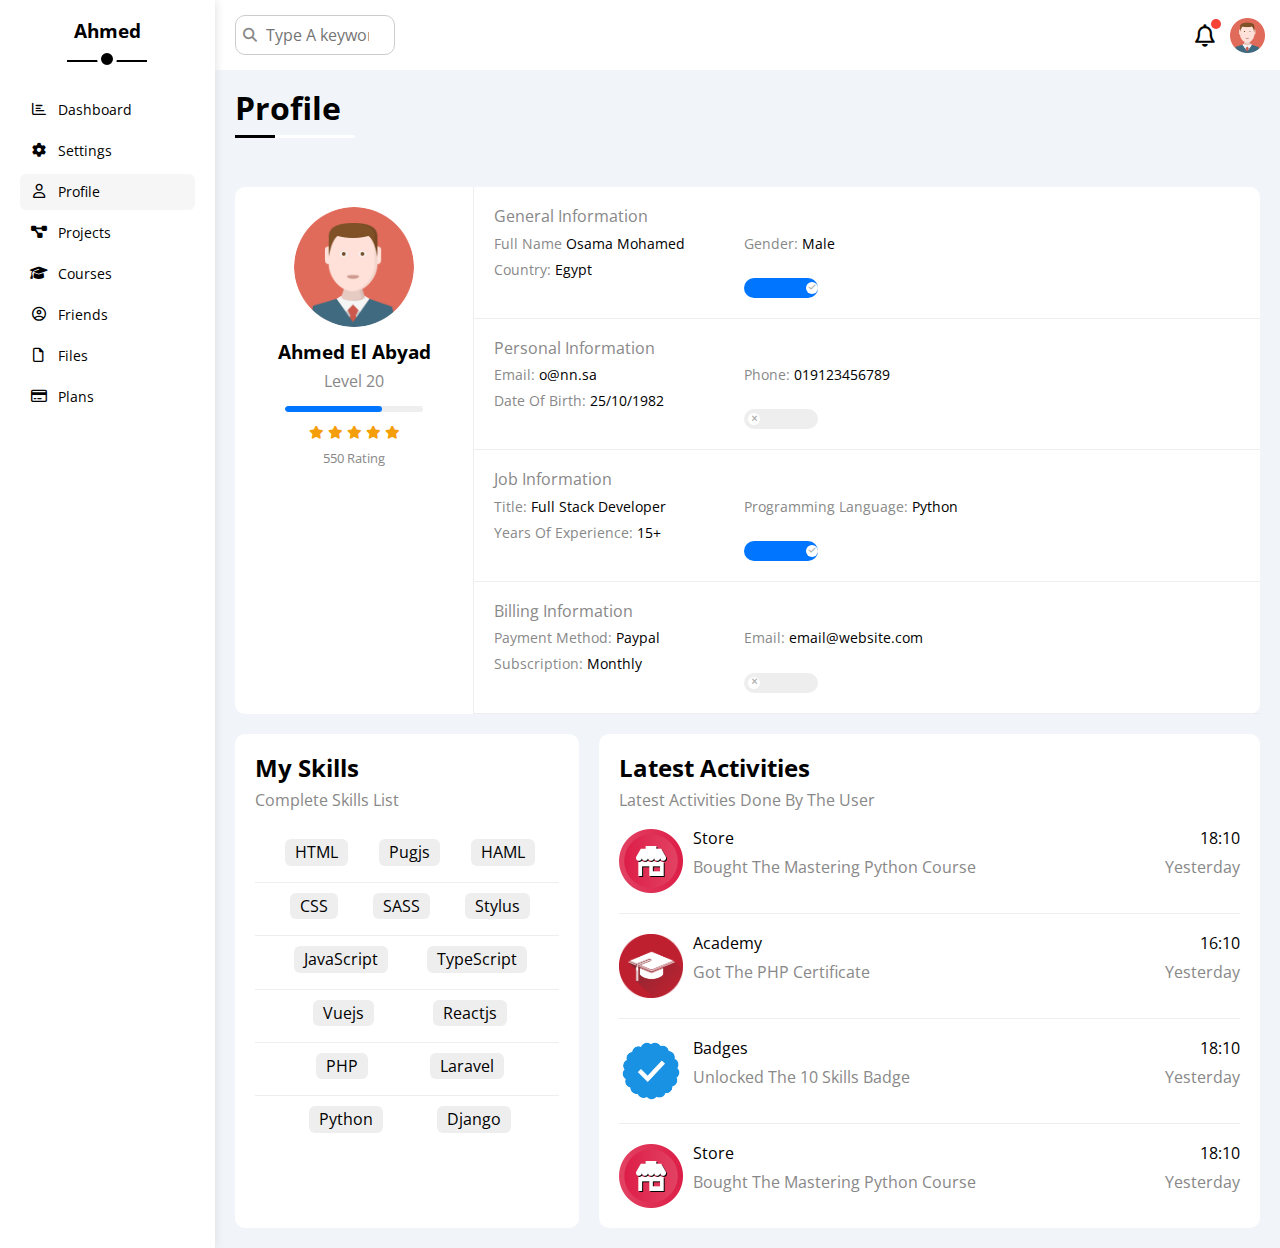
<file: tem four/profile.html>
<!DOCTYPE html>
<html lang="en">
  <head>
    <meta charset="UTF-8" />
    <meta name="viewport" content="width=device-width, initial-scale=1.0" />
    <title>Profile</title>
    <link rel="stylesheet" href="css/all.css" />
    <link rel="stylesheet" href="css/framwark.css" />
    <link rel="stylesheet" href="css/style.css" />
    <link rel="stylesheet" href="css/Normaliz.css" />
    <link rel="preconnect" href="https://fonts.googleapis.com" />
    <link rel="preconnect" href="https://fonts.gstatic.com" crossorigin />
    <link
      href="https://fonts.googleapis.com/css2?family=Open+Sans:wght@300;500&#038;display=swap"
      rel="stylesheet"
    />
  </head>
  <body>
    <div class="page d-flex">
      <div class="sidebar bg-white p-20 p-relative">
        <h3 class="p-relative txt-c mt-0">Ahmed</h3>
        <ul>
          <li>
            <a
              class="d-flex align-center fs-14 c-black rad-6 p-10"
              href="index.html"
            >
              <i class="fa-regular fa-chart-bar fa-fw"></i>
              <span>Dashboard</span>
            </a>
          </li>
          <li>
            <a
              class="d-flex align-center fs-14 c-black rad-6 p-10"
              href="settings.html"
            >
              <i class="fa-solid fa-gear fa-fw"></i>
              <span>Settings</span>
            </a>
          </li>
          <li>
            <a
              class="active d-flex align-center fs-14 c-black rad-6 p-10"
              href="profile.html"
            >
              <i class="fa-regular fa-user fa-fw"></i>
              <span>Profile</span>
            </a>
          </li>
          <li>
            <a
              class="d-flex align-center fs-14 c-black rad-6 p-10"
              href="projects.html"
            >
              <i class="fa-solid fa-diagram-project fa-fw"></i>
              <span>Projects</span>
            </a>
          </li>
          <li>
            <a
              class="d-flex align-center fs-14 c-black rad-6 p-10"
              href="courses.html"
            >
              <i class="fa-solid fa-graduation-cap fa-fw"></i>
              <span>Courses</span>
            </a>
          </li>
          <li>
            <a
              class="d-flex align-center fs-14 c-black rad-6 p-10"
              href="friends.html"
            >
              <i class="fa-regular fa-circle-user fa-fw"></i>
              <span>Friends</span>
            </a>
          </li>
          <li>
            <a
              class="d-flex align-center fs-14 c-black rad-6 p-10"
              href="files.html"
            >
              <i class="fa-regular fa-file fa-fw"></i>
              <span>Files</span>
            </a>
          </li>
          <li>
            <a
              class="d-flex align-center fs-14 c-black rad-6 p-10"
              href="plans.html"
            >
              <i class="fa-regular fa-credit-card fa-fw"></i>
              <span>Plans</span>
            </a>
          </li>
        </ul>
      </div>
      <div class="content w-full">
        <!--start Head-->
        <div class="head bg-white p-15 between-flex">
          <div class="search p-relative">
            <input
              type="search"
              class="p-10 rad-6notification"
              placeholder="Type A keyword"
            />
            <i class="fa-solid fa-magnifying-glass"></i>
          </div>
          <div class="icons d-flex align-center">
            <span class="notification p-relative">
              <i class="fa-regular fa-bell fa-lg"></i>
            </span>
            <img src="image/avatar.png" alt="" />
          </div>
        </div>
        <!--End Head-->
        <h1 class="p-relative">Profile</h1>
        <div class="profile-page p-20">
          <div class="overview bg-white rad-10 d-flex align-center mb-20">
            <div class="avatar-box txt-c p-20">
              <img class="rad-half mb-10" src="image/avatar.png" alt="" />
              <h3 class="m-0">Ahmed El Abyad</h3>
              <p class="c-grey mt-10">Level 20</p>
              <div class="level rad-6 bg-eee p-relative">
                <span style="width: 70%"></span>
              </div>
              <div class="rating mt-10 mb-10">
                <i class="fa-solid fa-star c-orange fs-13"></i>
                <i class="fa-solid fa-star c-orange fs-13"></i>
                <i class="fa-solid fa-star c-orange fs-13"></i>
                <i class="fa-solid fa-star c-orange fs-13"></i>
                <i class="fa-solid fa-star c-orange fs-13"></i>
              </div>
              <p class="c-grey m-0 fs-13">550 Rating</p>
            </div>
            <div class="info-box w-full txt-c-mobile">
              <!-- Start Information Row -->
              <div class="box p-20 d-flex align-center">
                <h4 class="c-grey fs-15 m-0 w-full">General Information</h4>
                <div class="fs-14">
                  <span class="c-grey">Full Name</span>
                  <span>Osama Mohamed</span>
                </div>
                <div class="fs-14">
                  <span class="c-grey">Gender:</span>
                  <span>Male</span>
                </div>
                <div class="fs-14">
                  <span class="c-grey">Country:</span>
                  <span>Egypt</span>
                </div>
                <div class="fs-14">
                  <label>
                    <input class="toggle-checkbox" type="checkbox" checked="" />
                    <div class="toggle-switch"></div>
                  </label>
                </div>
              </div>
              <!-- End Information Row -->
              <!-- Start Information Row -->
              <div class="box p-20 d-flex align-center">
                <h4 class="c-grey w-full fs-15 m-0">Personal Information</h4>
                <div class="fs-14">
                  <span class="c-grey">Email:</span>
                  <span>o@nn.sa</span>
                </div>
                <div class="fs-14">
                  <span class="c-grey">Phone:</span>
                  <span>019123456789</span>
                </div>
                <div class="fs-14">
                  <span class="c-grey">Date Of Birth:</span>
                  <span>25/10/1982</span>
                </div>
                <div class="fs-14">
                  <label>
                    <input class="toggle-checkbox" type="checkbox" />
                    <div class="toggle-switch"></div>
                  </label>
                </div>
              </div>
              <!-- End Information Row -->
              <!-- Start Information Row -->
              <div class="box p-20 d-flex align-center">
                <h4 class="c-grey w-full fs-15 m-0">Job Information</h4>
                <div class="fs-14">
                  <span class="c-grey">Title:</span>
                  <span>Full Stack Developer</span>
                </div>
                <div class="fs-14">
                  <span class="c-grey">Programming Language:</span>
                  <span>Python</span>
                </div>
                <div class="fs-14">
                  <span class="c-grey">Years Of Experience:</span>
                  <span>15+</span>
                </div>
                <div class="fs-14">
                  <label>
                    <input class="toggle-checkbox" type="checkbox" checked="" />
                    <div class="toggle-switch"></div>
                  </label>
                </div>
              </div>
              <!-- End Information Row -->
              <!-- Start Information Row -->
              <div class="box p-20 d-flex align-center">
                <h4 class="c-grey w-full fs-15 m-0">Billing Information</h4>
                <div class="fs-14">
                  <span class="c-grey">Payment Method:</span>
                  <span>Paypal</span>
                </div>
                <div class="fs-14">
                  <span class="c-grey">Email:</span>
                  <span>email@website.com</span>
                </div>
                <div class="fs-14">
                  <span class="c-grey">Subscription:</span>
                  <span>Monthly</span>
                </div>
                <div class="fs-14">
                  <label>
                    <input class="toggle-checkbox" type="checkbox" />
                    <div class="toggle-switch"></div>
                  </label>
                </div>
              </div>
              <!-- End Information Row -->
            </div>
          </div>
          <!-- start other links -->
          <div class="other-date d-flex gap-20">
            <div class="skills-card bg-white p-20 rad-10">
              <h3 class="mt-0 mb-10 fs-24">My Skills</h3>
              <p class="mt-0 mb-20 c-grey fs-15">Complete Skills List</p>
              <div class="item d-flex align-center">
                <span class="bg-eee btn-shape">HTML</span>
                <span class="bg-eee btn-shape">Pugjs</span>
                <span class="bg-eee btn-shape">HAML</span>
              </div>
              <div class="item d-flex align-center">
                <span class="bg-eee btn-shape">CSS</span>
                <span class="bg-eee btn-shape">SASS</span>
                <span class="bg-eee btn-shape">Stylus</span>
              </div>
              <div class="item d-flex align-center">
                <span class="bg-eee btn-shape">JavaScript</span>
                <span class="bg-eee btn-shape">TypeScript</span>
              </div>
              <div class="item d-flex align-center">
                <span class="bg-eee btn-shape">Vuejs</span>
                <span class="bg-eee btn-shape">Reactjs</span>
              </div>
              <div class="item d-flex align-center">
                <span class="bg-eee btn-shape">PHP</span>
                <span class="bg-eee btn-shape">Laravel</span>
              </div>
              <div class="item d-flex align-center">
                <span class="bg-eee btn-shape">Python</span>
                <span class="bg-eee btn-shape">Django</span>
              </div>
            </div>

            <div class="activities bg-white p-20 rad-10">
              <h3 class="mt-0 mb-10 fs-24">Latest Activities</h3>
              <p class="mt-0 mb-20 c-grey fs-15">
                Latest Activities Done By The User
              </p>
              <div class="activity d-flex align-center txt-c-mobile">
                <img class="imgs" src="image/activity-01.png" alt="" />
                <div class="info">
                  <span class="mb-0">Store</span>
                  <p class="c-grey mt-10">Bought The Mastering Python Course</p>
                </div>
                <div class="date txt-c">
                  <span class="d-block mb-10">18:10</span>
                  <span class="c-grey">Yesterday</span>
                </div>
              </div>
              <div class="activity d-flex align-center txt-c-mobile">
                <img class="imgs" src="image/activity-02.png" alt="" />
                <div class="info">
                  <span class="mb-0">Academy</span>
                  <p class="c-grey mt-10">Got The PHP Certificate</p>
                </div>
                <div class="date txt-c">
                  <span class="d-block mb-10">16:10</span>
                  <span class="c-grey">Yesterday</span>
                </div>
              </div>
              <div class="activity d-flex align-center txt-c-mobile">
                <img class="imgs" src="image/activity-03.png" alt="" />
                <div class="info">
                  <span class="mb-0">Badges</span>
                  <p class="c-grey mt-10">Unlocked The 10 Skills Badge</p>
                </div>
                <div class="date txt-c">
                  <span class="d-block mb-10">18:10</span>
                  <span class="c-grey">Yesterday</span>
                </div>
              </div>
              <div class="activity d-flex align-center txt-c-mobile">
                <img class="imgs" src="image/activity-01.png" alt="" />
                <div class="info">
                  <span class="mb-0">Store</span>
                  <p class="c-grey mt-10">Bought The Mastering Python Course</p>
                </div>
                <div class="date txt-c">
                  <span class="d-block mb-10">18:10</span>
                  <span class="c-grey">Yesterday</span>
                </div>
              </div>
            </div>
          </div>
          <!-- End other links -->
        </div>
      </div>
    </div>

    <script src="main.js"></script>
  </body>
</html>
</file>
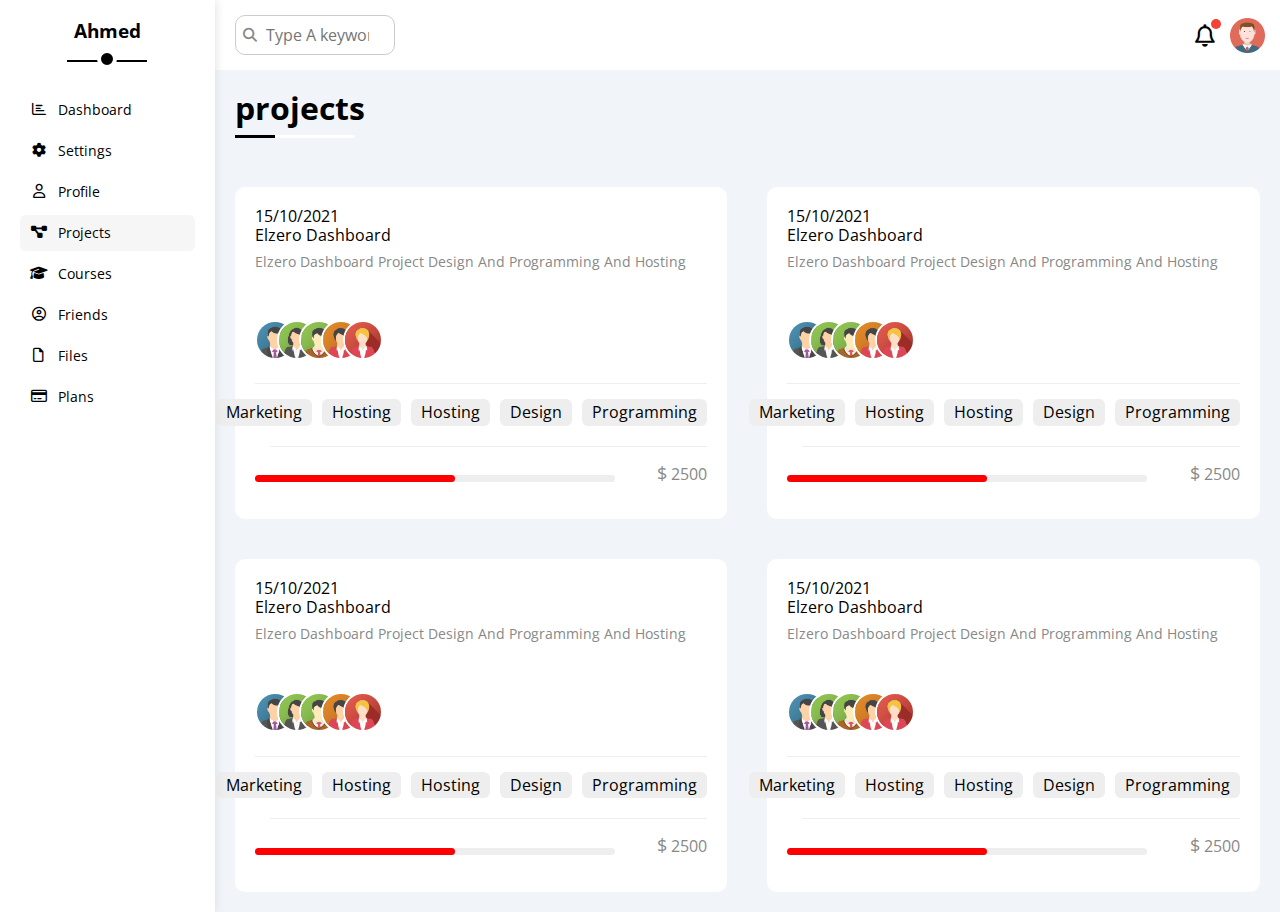
<file: tem four/projects.html>
<!DOCTYPE html>
<html lang="en">
  <head>
    <meta charset="UTF-8" />
    <meta name="viewport" content="width=device-width, initial-scale=1.0" />
    <title>projects</title>
    <link rel="stylesheet" href="css/all.css" />
    <link rel="stylesheet" href="css/framwark.css" />
    <link rel="stylesheet" href="css/style.css" />
    <link rel="stylesheet" href="css/Normaliz.css" />
    <link rel="preconnect" href="https://fonts.googleapis.com" />
    <link rel="preconnect" href="https://fonts.gstatic.com" crossorigin />
    <link
      href="https://fonts.googleapis.com/css2?family=Open+Sans:wght@300;500&#038;display=swap"
      rel="stylesheet"
    />
  </head>
  <body>
    <div class="page d-flex">
      <div class="sidebar bg-white p-20 p-relative">
        <h3 class="p-relative txt-c mt-0">Ahmed</h3>
        <ul>
          <li>
            <a
              class="d-flex align-center fs-14 c-black rad-6 p-10"
              href="index.html"
            >
              <i class="fa-regular fa-chart-bar fa-fw"></i>
              <span>Dashboard</span>
            </a>
          </li>
          <li>
            <a
              class="d-flex align-center fs-14 c-black rad-6 p-10"
              href="settings.html"
            >
              <i class="fa-solid fa-gear fa-fw"></i>
              <span>Settings</span>
            </a>
          </li>
          <li>
            <a
              class="d-flex align-center fs-14 c-black rad-6 p-10"
              href="profile.html"
            >
              <i class="fa-regular fa-user fa-fw"></i>
              <span>Profile</span>
            </a>
          </li>
          <li>
            <a
              class="active d-flex align-center fs-14 c-black rad-6 p-10"
              href="projects.html"
            >
              <i class="fa-solid fa-diagram-project fa-fw"></i>
              <span>Projects</span>
            </a>
          </li>
          <li>
            <a
              class="d-flex align-center fs-14 c-black rad-6 p-10"
              href="courses.html"
            >
              <i class="fa-solid fa-graduation-cap fa-fw"></i>
              <span>Courses</span>
            </a>
          </li>
          <li>
            <a
              class="d-flex align-center fs-14 c-black rad-6 p-10"
              href="friends.html"
            >
              <i class="fa-regular fa-circle-user fa-fw"></i>
              <span>Friends</span>
            </a>
          </li>
          <li>
            <a
              class="d-flex align-center fs-14 c-black rad-6 p-10"
              href="files.html"
            >
              <i class="fa-regular fa-file fa-fw"></i>
              <span>Files</span>
            </a>
          </li>
          <li>
            <a
              class="d-flex align-center fs-14 c-black rad-6 p-10"
              href="plans.html"
            >
              <i class="fa-regular fa-credit-card fa-fw"></i>
              <span>Plans</span>
            </a>
          </li>
        </ul>
      </div>
      <div class="content w-full">
        <!--start Head-->
        <div class="head bg-white p-15 between-flex">
          <div class="search p-relative">
            <input
              type="search"
              class="p-10 rad-6notification"
              placeholder="Type A keyword"
            />
            <i class="fa-solid fa-magnifying-glass"></i>
          </div>
          <div class="icons d-flex align-center">
            <span class="notification p-relative">
              <i class="fa-regular fa-bell fa-lg"></i>
            </span>
            <img src="image/avatar.png" alt="" />
          </div>
        </div>
        <!--End Head-->
        <h1 class="p-relative">projects</h1>
        <div class="boxes d-grid ">
        <div class="box bg-white p-20 rad-10 m-20">
          <div class="info p-relative">
            <span>15/10/2021</span>
            <h4 class="mt-0 mb-10 ">Elzero Dashboard</h4>
            <p class="c-grey fs-14 mt-0 mb-20">
              Elzero Dashboard Project Design And Programming And Hosting
            </p>
          </div>
          <div class="images">
            <img src="image/team-01.png" alt="" />
            <img src="image/team-02.png" alt="" />
            <img src="image/team-03.png" alt="" />
            <img src="image/team-04.png" alt="" />
            <img src="image/team-05.png" alt="" />
          </div>
          <div class="btn">
            <span class="btn-shape bg-eee">Programming</span>
            <span class="btn-shape bg-eee">Design</span>
            <span class="btn-shape bg-eee">Hosting </span>
            <span class="btn-shape bg-eee">Hosting </span>
            <span class="btn-shape bg-eee">Marketing</span>
          </div>
          <div class="finally ">
            <span class="finally-span"></span>
            <p class="c-grey"><span>$</span> 2500</p>
          </div>
        </div>
        <div class="box bg-white p-20 rad-10 m-20">
          <div class="info p-relative">
            <span>15/10/2021</span>
            <h4 class="mt-0 mb-10 ">Elzero Dashboard</h4>
            <p class="c-grey fs-14 mt-0 mb-20">
              Elzero Dashboard Project Design And Programming And Hosting
            </p>
          </div>
          <div class="images">
            <img src="image/team-01.png" alt="" />
            <img src="image/team-02.png" alt="" />
            <img src="image/team-03.png" alt="" />
            <img src="image/team-04.png" alt="" />
            <img src="image/team-05.png" alt="" />
          </div>
          <div class="btn">
            <span class="btn-shape bg-eee">Programming</span>
            <span class="btn-shape bg-eee">Design</span>
            <span class="btn-shape bg-eee">Hosting </span>
            <span class="btn-shape bg-eee">Hosting </span>
            <span class="btn-shape bg-eee">Marketing</span>
          </div>
          <div class="finally ">
            <span class="finally-span"></span>
            <p class="c-grey"><span>$</span> 2500</p>
          </div>
        </div>
        <div class="box bg-white p-20 rad-10 m-20">
          <div class="info p-relative">
            <span>15/10/2021</span>
            <h4 class="mt-0 mb-10 ">Elzero Dashboard</h4>
            <p class="c-grey fs-14 mt-0 mb-20">
              Elzero Dashboard Project Design And Programming And Hosting
            </p>
          </div>
          <div class="images">
            <img src="image/team-01.png" alt="" />
            <img src="image/team-02.png" alt="" />
            <img src="image/team-03.png" alt="" />
            <img src="image/team-04.png" alt="" />
            <img src="image/team-05.png" alt="" />
          </div>
          <div class="btn">
            <span class="btn-shape bg-eee">Programming</span>
            <span class="btn-shape bg-eee">Design</span>
            <span class="btn-shape bg-eee">Hosting </span>
            <span class="btn-shape bg-eee">Hosting </span>
            <span class="btn-shape bg-eee">Marketing</span>
          </div>
          <div class="finally ">
            <span class="finally-span"></span>
            <p class="c-grey"><span>$</span> 2500</p>
          </div>
        </div>
        <div class="box bg-white p-20 rad-10 m-20">
          <div class="info p-relative">
            <span>15/10/2021</span>
            <h4 class="mt-0 mb-10 ">Elzero Dashboard</h4>
            <p class="c-grey fs-14 mt-0 mb-20">
              Elzero Dashboard Project Design And Programming And Hosting
            </p>
          </div>
          <div class="images">
            <img src="image/team-01.png" alt="" />
            <img src="image/team-02.png" alt="" />
            <img src="image/team-03.png" alt="" />
            <img src="image/team-04.png" alt="" />
            <img src="image/team-05.png" alt="" />
          </div>
          <div class="btn">
            <span class="btn-shape bg-eee">Programming</span>
            <span class="btn-shape bg-eee">Design</span>
            <span class="btn-shape bg-eee">Hosting </span>
            <span class="btn-shape bg-eee">Hosting </span>
            <span class="btn-shape bg-eee">Marketing</span>
          </div>
          <div class="finally ">
            <span class="finally-span"></span>
            <p class="c-grey"><span>$</span> 2500</p>
          </div>
        </div>
    </div>
      </div>
    </div>

    <script src="main.js"></script>
  </body>
</html>
</file>
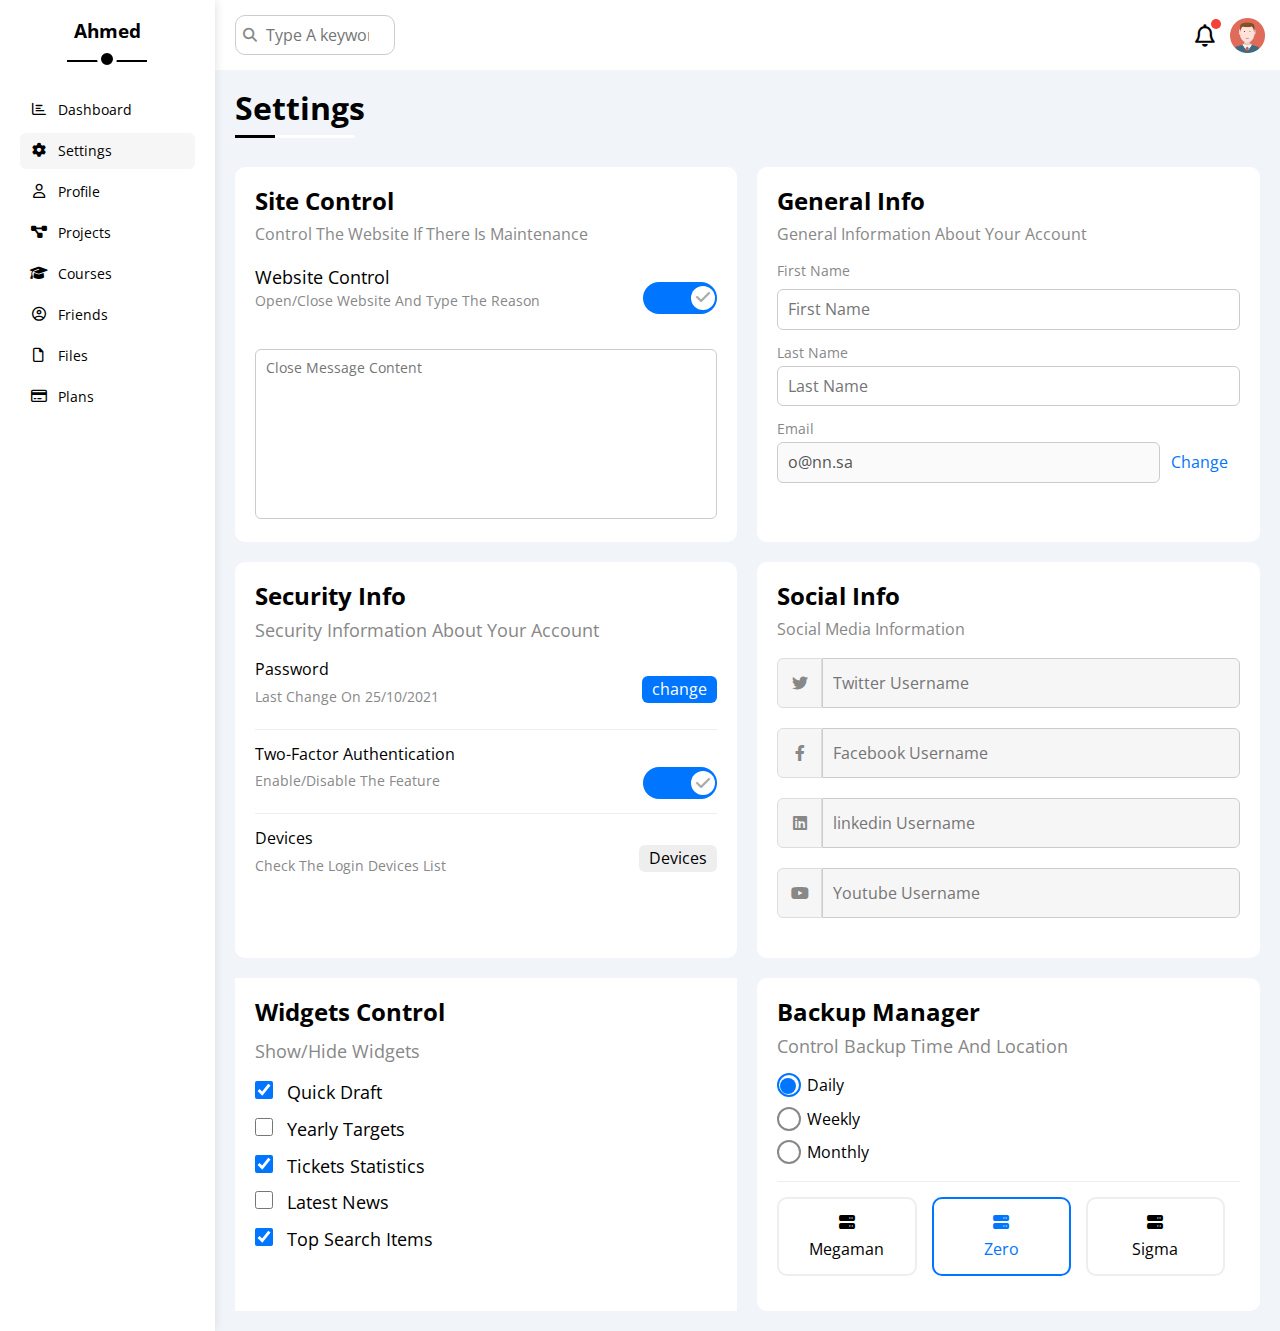
<file: tem four/settings.html>
<!DOCTYPE html>
<html lang="en">
  <head>
    <meta charset="UTF-8" />
    <meta name="viewport" content="width=device-width, initial-scale=1.0" />
    <title>Settings</title>
    <link rel="stylesheet" href="css/all.css" />
    <link rel="stylesheet" href="css/framwark.css" />
    <link rel="stylesheet" href="css/style.css" />
    <link rel="stylesheet" href="css/Normaliz.css" />
    <link rel="preconnect" href="https://fonts.googleapis.com" />
    <link rel="preconnect" href="https://fonts.gstatic.com" crossorigin />
    <link
      href="https://fonts.googleapis.com/css2?family=Open+Sans:wght@300;500&#038;display=swap"
      rel="stylesheet"
    />
  </head>
  <body>
    <div class="page d-flex">
      <div class="sidebar bg-white p-20 p-relative">
        <h3 class="p-relative txt-c mt-0">Ahmed</h3>
        <ul>
          <li>
            <a
              class="d-flex align-center fs-14 c-black rad-6 p-10"
              href="index.html"
            >
              <i class="fa-regular fa-chart-bar fa-fw"></i>
              <span>Dashboard</span>
            </a>
          </li>
          <li>
            <a
              class="active d-flex align-center fs-14 c-black rad-6 p-10"
              href="settings.html"
            >
              <i class="fa-solid fa-gear fa-fw"></i>
              <span>Settings</span>
            </a>
          </li>
          <li>
            <a
              class="d-flex align-center fs-14 c-black rad-6 p-10"
              href="profile.html"
            >
              <i class="fa-regular fa-user fa-fw"></i>
              <span>Profile</span>
            </a>
          </li>
          <li>
            <a
              class="d-flex align-center fs-14 c-black rad-6 p-10"
              href="projects.html"
            >
              <i class="fa-solid fa-diagram-project fa-fw"></i>
              <span>Projects</span>
            </a>
          </li>
          <li>
            <a
              class="d-flex align-center fs-14 c-black rad-6 p-10"
              href="courses.html"
            >
              <i class="fa-solid fa-graduation-cap fa-fw"></i>
              <span>Courses</span>
            </a>
          </li>
          <li>
            <a
              class="d-flex align-center fs-14 c-black rad-6 p-10"
              href="friends.html"
            >
              <i class="fa-regular fa-circle-user fa-fw"></i>
              <span>Friends</span>
            </a>
          </li>
          <li>
            <a
              class="d-flex align-center fs-14 c-black rad-6 p-10"
              href="files.html"
            >
              <i class="fa-regular fa-file fa-fw"></i>
              <span>Files</span>
            </a>
          </li>
          <li>
            <a
              class="d-flex align-center fs-14 c-black rad-6 p-10"
              href="plans.html"
            >
              <i class="fa-regular fa-credit-card fa-fw"></i>
              <span>Plans</span>
            </a>
          </li>
        </ul>
      </div>
      <div class="content w-full">
        <!--start Head-->
        <div class="head bg-white p-15 between-flex">
          <div class="search p-relative">
            <input
              type="search"
              class="p-10 rad-6notification"
              placeholder="Type A keyword"
            />
            <i class="fa-solid fa-magnifying-glass"></i>
          </div>
          <div class="icons d-flex align-center">
            <span class="notification p-relative">
              <i class="fa-regular fa-bell fa-lg"></i>
            </span>
            <img src="image/avatar.png" alt="" />
          </div>
        </div>
        <!--End Head-->
        <h1 class="p-relative">Settings</h1>
        <div class="setting-page m-20 d-grid gap-20">
          <!-- start settings box -->
          <div class="p-20 bg-white rad-10">
            <h3 class="mt-0 mb-10 fs-24">Site Control</h3>
            <p class="c-grey fs-15 mt-0 mb-20">
              Control The Website If There Is Maintenance
            </p>
            <div class="between-flex mb-15">
              <div>
                <span class="fs-18">Website Control</span>
                <p class="c-grey mt-5 mb-0 fs-14">
                  Open/Close Website And Type The Reason
                </p>
              </div>
              <label>
                <input type="checkbox" class="toggle-checkbox" checked />
                <div class="toggle-switch"></div>
              </label>
            </div>
            <textarea
              placeholder="close Message content"
              class="w-full rad-6"
            ></textarea>
          </div>
          <!-- End settings box -->
          <!-- start general info -->
          <div class="p-20 bg-white rad-10 general-info">
            <h2 class="mt-0 mb-10">General Info</h2>
            <p class="mt-0 mb-20 c-grey fs-15">
              General Information About Your Account
            </p>
            <div class="mb-15">
              <label class="fs-14 c-grey d-block mb-10" for="first"
                >First Name</label
              >
              <input
                class="b-none border-ccc p-10 rad-6 d-block w-full"
                type="text"
                id="first"
                placeholder="First Name"
              />
            </div>
            <div class="mb-15">
              <label class="fs-14 c-grey d-block mb-5" for="last"
                >Last Name</label
              >
              <input
                class="b-none border-ccc p-10 rad-6 d-block w-full"
                id="last"
                type="text"
                placeholder="Last Name"
              />
            </div>
            <div>
              <label class="fs-14 c-grey d-block mb-5" for="email">Email</label>
              <input
                class="email b-none border-ccc p-10 rad-6 w-full mr-10"
                id="email"
                type="email"
                value="o@nn.sa"
                disabled=""
              />
              <a class="c-blue" href="#">Change</a>
            </div>
          </div>
          <!-- End general info -->
          <!-- start Security Info -->
          <div class="securtiy-info p-20 rad-10 bg-white">
            <h3 class="fs-24 mt-0 mb-10">Security Info</h3>
            <p class="fs-18 mt-0 mb-20 c-grey">
              Security Information About Your Account
            </p>
            <div class="between-flex mb-15 box">
              <div>
                <span class="fs-15 mb-10 d-block">Password</span>
                <p class="c-grey fs-14 mt-0">Last Change On 25/10/2021</p>
              </div>
              <a href="#" class="btn-shape bg-blue c-white">change</a>
            </div>
            <div class="between-flex mb-15 box">
              <div>
                <span class="fs-15 mb-10 d-block"
                  >Two-Factor Authentication
                </span>
                <p class="c-grey fs-14 mt-0">Enable/Disable The Feature</p>
              </div>
              <label>
                <input type="checkbox" class="toggle-checkbox" checked />
                <div class="toggle-switch"></div>
              </label>
            </div>
            <div class="between-flex box">
              <div>
                <span class="fs-15 mb-10 d-block">Devices </span>
                <p class="c-grey fs-14 mt-0">Check The Login Devices List</p>
              </div>
              <a href="#" class="btn-shape bg-eee c-black">Devices</a>
            </div>
          </div>
          <!-- End Security Info -->
          <!-- start Social Info-->
          <div class="social-info bg-white p-20 rad-10">
            <h3 class="fs-24 mt-0 mb-10">Social Info</h3>
            <p class="mt-0 mb-20 c-grey">Social Media Information</p>
            <div class="d-flex align-center box mb-20">
              <i class="fa-brands fa-twitter center-flex c-grey"></i>
              <input
                type="text"
                placeholder="Twitter Username"
                class="w-full p-10 b-none border-ccc"
              />
            </div>
            <div class="d-flex align-center box mb-20">
              <i class="fa-brands fa-facebook-f center-flex c-grey"></i>
              <input
                type="text"
                placeholder="Facebook Username"
                class="w-full p-10 b-none border-ccc"
              />
            </div>
            <div class="d-flex align-center box mb-20">
              <i class="fa-brands fa-linkedin center-flex c-grey"></i>
              <input
                type="text"
                placeholder="linkedin Username"
                class="w-full p-10 b-none border-ccc"
              />
            </div>
            <div class="d-flex align-center box mb-20">
              <i class="fa-brands fa-youtube center-flex c-grey"></i>
              <input
                type="text"
                placeholder="Youtube Username"
                class="w-full p-10 b-none border-ccc"
              />
            </div>
          </div>
          <!-- End Social Info-->
          <!-- start Widgets Control-->
          <div class="widgets-control p-20 bg-white">
            <h3 class="mt-0 mb-15 fs-24">Widgets Control</h3>
            <p class="fs-18 c-grey mt-0 mb-20">Show/Hide Widgets</p>
            <div class="box mb-15">
              <input type="checkbox" checked />
              <span class="fs-18">Quick Draft</span>
            </div>
            <div class="box mb-15">
              <input type="checkbox" />
              <span class="fs-18">Yearly Targets</span>
            </div>
            <div class="box mb-15">
              <input type="checkbox" checked />
              <span class="fs-18">Tickets Statistics</span>
            </div>
            <div class="box mb-15">
              <input type="checkbox" />
              <span class="fs-18">Latest News</span>
            </div>
            <div class="box">
              <input type="checkbox" checked />
              <span class="fs-18">Top Search Items</span>
            </div>
          </div>
          <!-- End Widgets Control-->
          <!-- start Backup Manager -->
          <div class="backup-manager bg-white rad-10 p-20">
            <h3 class="fs-24 mt-0 mb-10">Backup Manager</h3>
            <p class="fs-18 mt-0 mb-20 c-grey">
              Control Backup Time And Location
            </p>
            <div class="datet d-flex align-center mb-15">
              <input type="radio" name="time" id="daily" checked />
              <label for="daily">Daily</label>
            </div>
            <div class="datet d-flex align-center mb-15">
              <input type="radio" name="time" id="weekly" />
              <label for="weekly">Weekly</label>
            </div>
            <div class="datet test d-flex align-center mb-15">
              <input type="radio" name="time" id="monthly" />
              <label for="monthly">Monthly</label>
            </div>

            <div class="servers d-flex align-center txt-c">
              <input type="radio" name="servers" id="server-one" />
              <div class="server mb-15 rad-10 w-full">
                <label class="d-block m-15" for="server-one">
                  <i class="fa-solid fa-server d-block mb-10"></i>
                  Megaman
                </label>
              </div>
              <input type="radio" name="servers" id="server-two" checked/>
              <div class="server mb-15 rad-10 w-full">
                <label class="d-block m-15" for="server-two">
                  <i class="fa-solid fa-server d-block mb-10"></i>
                  Zero
                </label>
              </div>
              <input type="radio" name="servers" id="server-three" />
              <div class="server mb-15 rad-10 w-full">
                <label class="d-block m-15" for="server-three">
                  <i class="fa-solid fa-server d-block mb-10"></i>
                  Sigma
                </label>
              </div>

            </div>
          </div>
          <!-- End Backup Manager -->
        </div>
      </div>
    </div>

    <script src="main.js"></script>
  </body>
</html>
</file>
<file: tem four/css/framwark.css>
:root {
    --blue-color: #0075ff;
    --blue-alt-color: #0d69d5;
    --orange-color: #f59e0b;
    --green-color: #22c55e;
    --red-color: #f44336;
    --grey-color: #888;
  }
/* start box */
.d-block{
    display: block;
}
.d-flex{
    display: flex;
}
.f-wrap{
    flex-wrap: wrap;
}
.space-between{
    justify-content: space-between;
}
.aline-center{
    align-items: center;
}
.d-grid{
    display: grid;
}
.gap-20{
    gap: 20px;
}
/* end box */
/* start padding + margin */
.w-full{
    width: 100%;
}
.w-fit{
    width: fit-content;
}
.h-full{
    height: 100%;
}
.p-10{
    padding: 10px;
}
.p-15{
    padding: 15px;
}
.p-20{
    padding: 20px;
}
.p-0{
    padding: 0;
}
.pt-15{
    padding-top: 15px;
}
.pb-15{
    padding-bottom: 15px;
}
.pl-15{
    padding-left: 15px;
}
.m-0{
    margin: 0;
}
.m-15{
    margin: 15px;
}
.m-20{
    margin: 20px;
}
.mt-0{
    margin-top: 0;
}
.mt-5{
    margin-top: 5px;
}
.mt-10{
    margin-top: 10px;
}
.mt-15{
    margin-top: 15px;
}
.mt-20{
    margin-top: 20px;
}
.mt-25{
    margin-top: 25px;
}
.mr-15{
    margin-right: 15px;
}
.mb-0{
    margin-bottom: 0;
}
.mb-5{
    margin-bottom: 5px;
}
.mb-10{
    margin-bottom: 10px;
}
.mb-15{
    margin-bottom: 15px;
}
.mb-20{
    margin-bottom: 20px;
}
/* End padding + margin */
/* Start color */
.bg-white{
    background-color: white;
}
.bg-eee{
    background-color: #eee;
}
.bg-blue{
    background-color: var(--blue-color);
}
.bg-green{
    background-color: var(--green-color);
}
.bg-orange{
    background-color: var(--orange-color);
}
.bg-red{
    background-color: var(--red-color);
}
.c-black{
    color: black;
}
.c-grey{
    color: var(--grey-color);
}
.c-white{
    color: white;
}
.c-blue{
    color: var(--blue-color);
}
.c-red{
    color: var(--red-color);
}
.c-green{
    color: var(--green-color);
}
.c-orange{
    color: var(--orange-color);
}
/* End color */
/* start position */
.p-relative{
    position: relative;
}
/* End position *
/* Start font*/
.txt-c{
    text-align: center;
}
.fs-13{
    font-size: 13px;
}
.fs-14{
    font-size: 14px;
}
.fs-16{
    font-size: 16px;
}
.fs-18{
    font-size: 18px;
}
.fs-24{
    font-size: 24px;
}
.fw-bold{
    font-weight: bold;
}
/* End font*/
/* start border */
.rad-6{
    border-radius: 6px;
}
.rad-10{
    border-radius: 10px;
}
.rad-half{
    border-radius: 50%;
}
.b-none{
    border: none;
}
.border-ccc{
    border: 1px solid #ccc;
}
.border-eee{
    border: 1px solid #eee;
}
/* End border */
/* start components */
.center-flex {
    display: flex;
    justify-content: center;
    align-items: center;
}
.between-flex {
    display: flex;
    justify-content: space-between;
    align-items: center;
}
.btn-shape{
    padding: 4px 10px;
    border-radius: 6px;
    height: fit-content;
}
/* End components */
/* start Mobile */
@media(max-width:767px){
    .txt-c-mobile{
        text-align: center;
    }
    .block-mobile{
        display: block;
    }
    .hide-mobile{
        display: none;
    }
}

/* End Mobile */
</file>
<file: tem four/css/style.css>
:root {
  --blue-color: #0075ff;
  --blue-alt-color: #0d69d5;
  --orange-color: #f59e0b;
  --green-color: #22c55e;
  --red-color: #f44336;
  --grey-color: #888;
}
* {
  box-sizing: border-box;
}
body {
  font-family: "Open Sans", sans-serif;
  margin: 0;
}
*:focus {
  outline: none;
}
a {
  text-decoration: none;
}
ul {
  list-style: none;
  padding: 0;
}
::-webkit-scrollbar {
  width: 15px;
}
::-webkit-scrollbar-track {
  background-color: white;
}
::-webkit-scrollbar-thumb {
  background-color: var(--blue-color);
}
::-webkit-scrollbar-thumb:hover {
  background-color: var(--blue-alt-color);
}
/* start page */
.page {
  background-color: #f1f5f9;
  min-height: 100vh;
}
/* End page */
/* start sidebar */
.sidebar {
  width: 250px;
  box-shadow: 0 0 10px #ddd;
}
.sidebar h3 {
  margin-bottom: 50px;
}
.sidebar h3::before {
  content: "";
  position: absolute;
  width: 80px;
  background: black;
  height: 2px;
  bottom: -20px;
  left: 50%;
  transform: translateX(-50%);
}
.sidebar h3::after {
  content: "";
  width: 12px;
  position: absolute;
  height: 12px;
  background: black;
  left: 50%;
  transform: translateX(-50%);
  border-radius: 50%;
  bottom: -27px;
  border: 4px solid white;
}
.sidebar ul li a {
  margin-bottom: 5px;
  transition: 0.3s;
}
.sidebar ul li a:hover,
.sidebar ul li a.active {
  background-color: #f6f6f6;
}
.sidebar ul li a span {
  font-size: 14px;
  margin-left: 10px;
}
@media (max-width: 776px) {
  .sidebar {
    width: 58px;
    padding: 10px;
  }
  .sidebar h3 {
    text-align: center;
    font-size: 13px;
    margin-bottom: 15px;
  }
  .sidebar ul li a {
    width: 40px;
  }
  .sidebar h3::before,
  .sidebar h3::after {
    display: none;
  }
  .sidebar ul li a span {
    display: none;
  }
}
/* End sidebar */
/* start content */
.content {
  overflow: hidden;
}
.head .search i {
  position: absolute;
  left: 13px;
  bottom: 50%;
  transform: translateY(50%);
  font-size: 14px;
  font-weight: 900;
  color: var(--grey-color);
}
.head .search input {
  padding-left: 30px;
  border-radius: 10px;
  border: 1px solid #ccc;
  transition: 0.3s;
  width: 160px;
  caret-color: black;
  margin-left: 5px;
}
.head .search input:focus {
  width: 231px;
}
.head .search input:focus::placeholder {
  opacity: 0;
}
.content .head .icons {
  align-items: center;
}
.content .head .icons .notification {
  margin-right: 15px;
  font-size: 18px;
  position: relative;
}
.content .head .icons .notification::after {
  content: "";
  position: absolute;
  width: 10px;
  height: 10px;
  background: var(--red-color);
  border-radius: 50%;
  top: -6px;
  left: 16px;
}
.content .head .icons img {
  width: 35px;
}
.page h1 {
  margin: 20px 20px 40px;
}
.page h1::after {
  content: "";
  position: absolute;
  width: 120px;
  height: 3.5px;
  background: white;
  bottom: -11px;
  left: 0;
  border-radius: 11px;
}
.page h1::before {
  content: "";
  position: absolute;
  background: black;
  width: 40px;
  height: 3.5px;
  bottom: -11px;
  z-index: 1;
}
.wrapper {
  grid-template-columns: repeat(auto-fill, minmax(450px, 1fr));
  margin-left: 20px;
  margin-right: 20px;
  margin-bottom: 20px;
}
@media (max-width: 767px) {
  .wrapper {
    grid-template-columns: minmax(200px, 1fr);
    margin-left: 20px;
    margin-right: 20px;
  }
}
/* End content */
/* start welcome widget */
.welcome {
  overflow: hidden;
}
.welcome .intro img {
  width: 200px;
  margin-bottom: -10px;
}
@media (max-width: 767px) {
  .welcome .intro {
    padding-bottom: 30px;
  }
  .welcome .intro img {
    display: none;
  }
}
.welcome .avatar {
  width: 64px;
  border: 2px solid white;
  border-radius: 50%;
  margin-left: 20px;
  margin-top: -32px;
}
@media (max-width: 767px) {
  .welcome .avatar {
    margin-left: 0px;
  }
}
.welcome .body {
  /* justify-content: space-evenly; */
  border-top: 1px solid #eee;
  border-bottom: 1px solid #eee;
  margin-top: 30px;
}
.welcome .body > div {
  font-size: 18px;
  flex: 1;
}
@media (max-width: 767px) {
  .welcome .body > div:not(:last-child) {
    margin-bottom: 30px;
  }
}
.welcome .visit {
  margin: 0 15px 15px auto;
  transition: 0.3s;
}
.welcome .visit:hover {
  background-color: var(--blue-alt-color);
}
/* End welcome widget */
/* start quick widget */
.quick {
  padding: 0 20px 0;
}
.quick h3 {
  font-size: 24px;
  margin-bottom: 0;
}
.quick p {
  color: var(--grey-color);
  font-size: 18px;
}
.quick input {
  padding: 10px;
  border-radius: 6px;
  background: #eee;
  border: 0;
  margin-bottom: 22px;
}
.quick textarea {
  height: 158px;
  background: #eee;
  border: none;
  border-radius: 6px;
  resize: none;
  width: 100%;
}
.quick .save {
  margin: 15px 15px 15px auto;
  transition: 0.3s;
}
.quick .save:hover {
  background-color: var(--blue-alt-color);
}
/* End quick widget */
/* start targets */
.targets .target-row .icon {
  width: 80px;
  height: 80px;
  margin-right: 15px;
}
.targets .details {
  flex: 1;
}
.targets .details .progress {
  height: 4px;
}
.targets .details .progress > span {
  position: absolute;
  height: 100%;
  top: 0;
  left: 0;
}
.targets .details .progress > span span {
  position: absolute;
  right: -18px;
  top: -28px;
  border-radius: 6px;
  padding: 2px 5px;
  color: white;
  font-size: 12px;
}
.targets .details .progress > span span::after {
  content: "";
  position: absolute;
  bottom: -9px;
  border-width: 6px;
  border-style: solid;
  left: 50%;
  transform: translateX(-50%);
  bottom: -12px;
}
.targets .details .progress > .blue span::after {
  border-color: var(--blue-color) transparent transparent transparent;
}
.targets .details .progress > .orange span::after {
  border-color: var(--orange-color) transparent transparent transparent;
}
.targets .details .progress > .green span::after {
  border-color: var(--green-color) transparent transparent transparent;
}
.blue .icon,
.blue .progress {
  background-color: rgb(0 117 255 / 20%);
}
.orange .icon,
.orange .progress {
  background-color: rgb(245 158 11 / 20%);
}
.green .icon,
.green .progress {
  background-color: rgb(34 197 94 / 20%);
}
/* End targets */
/* start Tickets Statistics */
.tickets .box {
  border-radius: 10px;
  border: 1px solid #ccc;
  width: calc(50% - 10px);
}
@media (max-width: 767px) {
  .tickets .box {
    width: 100%;
  }
}
/* End Tickets Statistics */
/* start Latest News */
.latest .box:not(:last-of-type) {
  margin-bottom: 20px;
  padding-bottom: 20px;
  border-bottom: 1px solid #eee;
}
.latest .box img {
  width: 100px;
  border-radius: 6px;
  margin-right: 15px;
}
.latest .info {
  flex-grow: 1;
}
.box .para {
  margin: auto;
}
@media (max-width: 767px) {
  .latest .box {
    flex-direction: column;
  }
  .latest .box img {
    margin: 0 auto 5px;
  }
  .latest .info p {
    margin-bottom: 12px;
    font-size: 13px;
  }
}
/* End Latest News */
/* start Latest Tasks */
.tasks .box.box:not(:last-of-type) {
  margin-bottom: 20px;
  padding-bottom: 20px;
  border-bottom: 1px solid #7777773a;
}
.tasks .box i {
  margin: auto 10px 10px auto;
  cursor: pointer;
  transition: 0.2s;
}
.tasks .box i:hover {
  color: red;
}
.tasks .box .line {
  color: rgba(0, 0, 0, 0.138);
}
.tasks .box .line:not(i) {
  text-decoration: line-through;
}
/* End Latest Tasks */
/* start Latest Uploads */
.uploads .box img {
  width: 40px;
  margin-right: 10px;
  margin-bottom: 10px;
}
.uploads .box .info {
  flex-grow: 1;
}
.uploads .box:not(:last-of-type) {
  /* padding-bottom: 20px; */
  margin-bottom: 20px;
  border-bottom: 1px solid #7777772c;
}
/* End Latest Uploads */
/* start last-project */
.last-project ul::before {
  content: "";
  position: absolute;
  height: 100%;
  width: 2px;
  background: var(--blue-color);
  left: 11px;
}
.last-project ul li::before {
  content: "";
  width: 20px;
  height: 20px;
  display: block;
  border-radius: 50%;
  border: 2px solid white;
  outline: 2px solid var(--blue-color);
  margin-right: 15px;
  background: white;
  z-index: 1;
}
.last-project ul li.done::before {
  background: var(--blue-color);
}
.last-project ul li.current::before {
  animation: chang-color infinite 0.8s alternate;
}
@keyframes chang-color {
  100% {
    background: var(--blue-color);
  }
}
.last-project .launch-icon {
  position: absolute;
  right: 0;
  bottom: 0;
  opacity: 0.2;
  width: 185px;
}

/* End last-project */
/* start Reminders */
.reminder ul li .key {
  width: 15px;
  height: 15px;
}
.reminder ul li .blue {
  border-left: 2px solid var(--blue-color);
}
.reminder ul li .orange {
  border-left: 2px solid var(--orange-color);
}
.reminder ul li .red {
  border-left: 2px solid var(--red-color);
}
.reminder ul li .green {
  border-left: 2px solid var(--green-color);
}
/* End Reminders */
/* start latest-post */
.latest-post .box img {
  margin-right: 15px;
  width: 64px;
  height: 64px;
}
.latest-post .box {
  padding-bottom: 20px;
  border-bottom: 1px solid #eee;
}
.latest-post > p {
  font-size: 15px;
  padding-bottom: 20px;
  border-bottom: 1px solid #eee;
  line-height: 1.8;
}
/* End latest-post */
/* start Social Media Stats */
.media-stats .box {
  padding-left: 70px;
}
.media-stats .box i {
  position: absolute;
  width: 52px;
  top: 0;
  left: 0;
  transition: 0.3s;
}
.media-stats .box i:hover {
  transform: rotate(5deg);
}
.media-stats .twitter {
  background-color: rgb(29 161 242 / 20%);
  color: #1da1f2;
}
.media-stats .twitter i,
.media-stats .twitter a {
  background-color: #1877f2;
}
.media-stats .facebook {
  background-color: rgb(24 119 242 / 20%);
  color: #1da1f2;
}
.media-stats .facebook i,
.media-stats .facebook a {
  background-color: #1da1f2;
}
.media-stats .youtube {
  background-color: rgb(255 0 0 / 20%);
  color: #ff0000;
}
.media-stats .youtube i,
.media-stats .youtube a {
  background-color: #ff0000;
}
.media-stats .linkedin {
  background-color: rgb(0 119 181 / 20%);
  color: #0077b5;
}
.media-stats .linkedin i,
.media-stats .linkedin a {
  background-color: #0077b5;
}

/* End Social Media Stats */
/* start projects */
.projects .responsive-table {
  overflow-x: auto;
}
.projects table {
  min-width: 1000px;
  border-spacing: 0;
}
.projects thead td {
  background: #eee;
  padding: 15px;
  font-weight: bold;
}
.projects table td {
  padding: 15px;
}
.projects tbody td {
  border-bottom: 1px solid #eee;
  border-left: 1px solid #eee;
  transition: 0.3s;
}
.projects tbody td:last-of-type {
  border-right: 1px solid #eee;
}
.projects table tbody tr:hover td {
  background-color: #faf7f7;
}
.projects .responsive-table img {
  width: 35px;
  border-radius: 50%;
  padding: 2px;
  background-color: white;
}
.projects .responsive-table img:not(:first-child) {
  margin-left: -20px;
}
/* End projects */
/* start setting */
.toggle-checkbox {
  -webkit-appearance: none;
  appearance: none;
}
.toggle-switch {
  width: 74px;
  position: relative;
  background: #eee;
  height: 32px;
  border-radius: 16px;
  cursor: pointer;
  transition: 0.3s;
}
.toggle-switch::before {
  font-family: var(--fa-style-family-classic);
  content: "\f00d";
  font-weight: 900;
  display: flex;
  justify-content: center;
  align-items: center;
  width: 24px;
  height: 24px;
  background: white;
  border-radius: 50%;
  color: #aaa;
  top: 4px;
  position: absolute;
  left: 4px;
  transition: 0.3s;
}
.toggle-checkbox:checked + .toggle-switch {
  background-color: var(--blue-color);
}
.toggle-checkbox:checked + .toggle-switch::before {
  content: "\f00c";
  font-weight: 900;
  left: 48px;
}
.setting-page {
  grid-template-columns: repeat(auto-fill, minmax(500px, 1fr));
}
@media (max-width: 767px) {
  .setting-page {
    grid-template-columns: minmax(100px, 1fr);
    margin-left: 10px;
    margin-right: 10px;
    gap: 10px;
  }
}
.setting-page textarea {
  margin-top: 20px;
  resize: none;
  height: 170px;
  border: 1px solid #ccc;
  padding: 10px;
}
.setting-page textarea::placeholder {
  font-size: 14px;
  text-transform: capitalize;
}
/* End setting */
/* start general info */
.general-info input {
  border: 1px solid #ccc;
}
.general-info input::placeholder {
  font-size: 16px;
}
.general-info .email {
  cursor: no-drop;
  width: calc(100% - 80px);
}
.general-info a {
  margin: 0 7px;
}
/* End general info */
/* start Security Info */
.securtiy-info .box:not(:last-of-type) {
  padding-bottom: 10px;
  border-bottom: 1px solid #eee;
}
/* End Security Info */
/* start Social Info */
.social-info .box i {
  background: #f6f6f6;
  border-radius: 6px 0 0 6px;
  border: 1px solid #ddd;
  height: 50px;
  width: 50px;
}
.settings-page .social-info > div:focus-within i {
  color: black;
}
.social-info .box:focus-within i {
  color: black;
}
.social-info .box input {
  border-radius: 0 6px 6px 0;
  background: #f6f6f6;
}
/* End Social Info */
/* start Widgets Control */
.widgets-control .box span {
  margin-left: 10px;
}
.widgets-control .box input[type="checkbox"] {
  width: 18px;
  height: 18px;
}

/* End Widgets Control */
/* start Backup Manager */
.backup-manager .datet input[type="radio"] {
  -webkit-appearance: none;
  appearance: none;
}
.backup-manager .test {
  padding-bottom: 20px;
  border-bottom: 1px solid #eee;
}
.backup-manager .datet label {
  padding-left: 30px;
  cursor: pointer;
  position: relative;
}
.backup-manager .datet label::before {
  content: "";
  width: 20px;
  position: absolute;
  height: 20px;
  background: white;
  left: 0;
  border-radius: 50%;
  border: 2px solid var(--grey-color);
  top: 50%;
  transform: translateY(-50%);
}
.backup-manager .datet label::after {
  content: "";
  width: 16px;
  position: absolute;
  height: 16px;
  background: var(--blue-color);
  border-radius: 50%;
  left: 3px;
  top: 2px;

  transition: 0.3s;
  transform: scale(0);
}
.backup-manager .datet input[type="radio"]:checked + label::before {
  border: 2px solid var(--blue-color);
}
.backup-manager .datet input[type="radio"]:checked + label::after {
  transform: scale(1);
}
.backup-manager .servers input[type="radio"] {
  appearance: none;
}
.backup-manager .servers .server {
  border: 2px solid #eee;
  margin-right: 15px;
  transition: 0.2s;
}
.backup-manager .servers .server label {
  cursor: pointer;
}
.backup-manager .servers input[type="radio"]:checked + .server {
  border: 2px solid var(--blue-color);
}
.backup-manager .servers input[type="radio"]:checked + .server label {
  color: var(--blue-color);
}
@media (max-width: 767px) {
  .backup-manager .servers {
    flex-direction: column;
  }
}
/* End Backup Manager */
/* Start Profile Page */
@media (max-width: 767px) {
  .profile-page .overview {
    flex-direction: column;
  }
}
.profile-page .avatar-box {
  width: 300px;
}
@media (min-width: 768px) {
  .profile-page .avatar-box {
    border-right: 1px solid #eee;
  }
}
.profile-page .avatar-box > img {
  width: 120px;
  height: 120px;
}
.profile-page .avatar-box .level {
  height: 6px;
  overflow: hidden;
  margin: auto;
  width: 70%;
}
.profile-page .avatar-box .level span {
  position: absolute;
  left: 0;
  top: 0;
  height: 100%;
  background-color: var(--blue-color);
  border-radius: 6px;
}
.profile-page .info-box .box {
  flex-wrap: wrap;
  border-bottom: 1px solid #eee;
  transition: 0.3s;
}
.profile-page .info-box .box:hover {
  background-color: #f9f9f9;
}
.profile-page .info-box .box > div {
  min-width: 250px;
  padding: 10px 0 0;
}
.profile-page .info-box h4 {
  font-weight: normal;
}
/* Start Training Code */
.profile-page .info-box .toggle-switch {
  height: 20px;
}
@media (max-width: 767px) {
  .profile-page .info-box .toggle-switch {
    margin: auto;
  }
}
.profile-page .info-box .toggle-switch::before {
  width: 12px;
  height: 12px;
  font-size: 8px;
}
.profile-page .info-box .toggle-checkbox:checked + .toggle-switch::before {
  left: 62px;
}
/* End Training Code */
@media (max-width: 767px) {
  .profile-page .other-data {
    flex-direction: column;
  }
}
.profile-page .skills-card {
  flex-grow: 1;
}
.profile-page .skills-card ul li {
  padding: 15px 0;
}
.profile-page .skills-card ul li:not(:last-child) {
  border-bottom: 1px solid #eee;
}
.profile-page .skills-card ul li span {
  display: inline-flex;
  padding: 4px 10px;
  background-color: #eee;
  border-radius: 6px;
  font-size: 14px;
}
.profile-page .skills-card ul li span:not(:last-child) {
  margin-right: 5px;
}
.profile-page .activities {
  flex-grow: 2;
}
.profile-page .activity:not(:last-of-type) {
  border-bottom: 1px solid #eee;
  padding-bottom: 20px;
  margin-bottom: 20px;
}
.profile-page .activity img {
  width: 64px;
  height: 64px;
  margin-right: 10px;
}
@media (min-width: 768px) {
  .profile-page .activity .date {
    margin-left: auto;
    text-align: right;
  }
}
@media (max-width: 767px) {
  .profile-page .activity {
    flex-direction: column;
  }
  .profile-page .activity img {
    margin: 0 auto 10px;
  }
  .profile-page .activity .date {
    margin-top: 15px;
  }
}
/* End Profile Page */
/* start other links */
.other-date,
.other-date .skills-card .item {
  flex-wrap: wrap;
}
.other-date .skills-card .item {
  padding-top: 10px;
  padding-bottom: 10px;
  display: flex;
  justify-content: space-evenly;
  align-items: center;
}
.other-date .skills-card .item:not(:last-of-type) {
  border-bottom: 1px solid #eee;
}
.other-date .skills-card .item span {
  margin-left: 7px;
  margin-bottom: 6px;
}

.other-date .activities .activety .imgs {
  width: 60px;
  height: 60px;
  margin-right: 10px;
}

/* End other links */
/* start project */
.box .info {
  padding-bottom: 30px;
}
.box .info span {
  /* position: absolute;
  right: 0;
  color: gray;
  font-size: 14px; */
}
.box .info h4 {
  font-weight: normal;
  font-size: 16px;
}
.box .images {
  padding-bottom: 20px;
  border-bottom: 1px solid #eee;
}
.box .images img {
  width: 40px;
  border-radius: 50%;
  border: 2px solid white;
  margin-right: -22px;
}
.box .images img:hover {
  transform: scale(1);
}
.box .btn {
  display: block;
  padding-top: 15px;
  /* float: right; */
  padding-bottom: 20px;
  margin-left: 15px;
  display: flex;
  flex-direction: row-reverse;
  border-bottom: 1px solid #eee;
}
.box .btn span {
  margin-left: 10px;
}
.box .finally {
  display: flex;
  justify-content: space-between;
  align-items: center;
  position: relative;
}
.box .finally-span::before {
  content: "";
  position: absolute;
  width: 360px;
  height: 7px;
  background: #eee;
  border-radius: 9px;
  left: 0;
  bottom: 17px;
}
.box .finally-span::after {
  content: "";
  position: absolute;
  width: 200px;
  height: 7px;
  background: red;
  border-radius: 8px;
  left: 0;
  bottom: 17px;
}
.box .finally p span {
  font-size: 18px;
}
.boxes {
  grid-template-columns: repeat(auto-fill, minmax(500px, 1fr));
}
/* End project */
/* start courses-all */
.courses-all {
  grid-template-columns: repeat(auto-fill, minmax(300px, 1fr));
}
.courses-all .courses .img-one {
  max-width: 100%;
}
.courses-all .courses .img-two {
  position: absolute;
  width: 70px;
  left: 38px;
  top: 23px;
  border-radius: 50%;
  border: 2px solid white;
}

.courses-all .courses p {
  font-size: 16px;
  line-height: 1.5;
}
.courses-all .courses .info {
  border-top: 1px solid #eee;
  padding: 20px;
  justify-content: space-between;
}
.courses-all .courses .info span:first-of-type {
  position: absolute;
  left: 50%;
  transform: translateX(-50%);
  top: -13px;
  background: #3d93e8;
  color: white;
}
/* End courses-all */
/* start friends-page */
.friends-page {
  grid-template-columns: repeat(auto-fill, minmax(350px, 1fr));
}
.friends-page .friend .contact i {
  padding: 10px;
  background-color: #eee;
  border-radius: 50%;
  cursor: pointer;
  color: gray;
  transition: 0.3s;
  margin: 0;
}
.friends-page .friend .contact i:hover {
  background-color: var(--blue-color);
  color: white;
}
.friends-page .friend img {
  width: 110px;
  height: 110px;
  margin: 0 0 20px 0;
}
.friends-page .friend p {
  padding-bottom: 10px;
}
.friends-page .friend .icons {
  padding-top: 20px;
  border-top: 1px solid #eee;
  position: relative;
  padding-bottom: 20px;
  border-bottom: 1px solid #eee;
  margin-bottom: 14px;
}
.friends-page .friend .icons i {
  margin-right: 8px;
  font-size: 16px;
}
.friends-page .friend .icons span {
  font-size: 16px;
}
.friends-page .friend .icons .vip {
  position: absolute;
  right: 12px;
  top: 27px;
  font-size: 44px;
  opacity: 0.3;
}
/* End friends-page */
/* start files-page */
.files-page {
  flex-direction: row-reverse;
}
@media (max-width: 991px) {
  .files-page {
    flex-direction: column;
  }
}
.files-page .files-stats {
  width: 350px;
  height: 443px;
}
@media (max-width: 991px) {
  .files-page .files-stats {
    width: 100%;
  }
}
.files-page .files-stats .icon {
  width: 40px;
  height: 40px;
  margin-right: 10px;
}

.files-page .files-stats .blue {
  background-color: rgb(0 117 255 / 20%);
}
.files-page .files-stats .green {
  background-color: rgb(34 197 94 / 20%);
}
.files-page .files-stats .red {
  background-color: rgb(244 67 54 / 20%);
}
.files-page .files-stats .orange {
  background-color: rgb(245 158 11 / 20%);
}
.files-page .files-stats .size {
  margin-left: auto;
  margin-top: 14px;
}
.files-page .files-stats .upload {
  padding: 15px 20px;
  margin: 20px auto;
  font-size: 16px;
  transition: 0.3s;
}
.files-page .files-stats .upload:hover i {
  animation: up-down 0.8s infinite;
}
.files-page .files-stats .upload i {
  margin-right: 10px;
}
@keyframes up-down {
  0%,
  100% {
    transform: translateY(0);
  }
  50% {
    transform: translateY(-5px);
  }
}
.files-page .files-content {
  flex: 1;
  grid-template-columns: repeat(auto-fill, minmax(250px, 1fr));
}
.files-page .files-content .file .icon img {
  width: 75px;
  transition: 0.3s;
}
.files-page .files-content .file .icon:hover img {
  transform: rotate(10deg);
}
.files-page .files-content .file .info {
  border-top: 1px solid #eee;
  padding-top: 10px;
}
/* End files-page */
/*start plans-all */
.plans-all {
  grid-template-columns: repeat(auto-fill, minmax(400px, 1fr));
}
.plans-all .plans-box .top-box {
  width: 100%;
  height: 120px;
  /* background-color: var(--green-color); */
  display: flex;
  justify-content: center;
  align-items: center;
  flex-direction: column;
  border: 3px solid white;
  outline: 3px solid transparent;
}
.plans-all .plans-box .top-box.green {
  outline-color: var(--green-color);
}
.plans-all .plans-box .top-box.blue {
  outline-color: var(--blue-color);
}
.plans-all .plans-box .top-box.orange {
  outline-color: var(--orange-color);
}
.plans-all .plans-box .top-box .free {
  font-size: 26px;
  color: white;
  font-weight: bold;
}
.plans-all .plans-box .top-box .money {
  font-size: 30px;
  color: white;
  position: relative;
}
.plans-all .plans-box .top-box .money span {
  position: absolute;
  left: -16px;
  font-size: 22px;
  top: -4px;
}
.plans-all .plans-box .btn-box {
  display: flex;
  align-items: center;
  justify-content: space-between;
  padding: 10px 0;
}
.plans-all .plans-box .btn-box {
  border-bottom: 1px solid #eee;
  margin-bottom: 5px;
}
.plans-all .plans-box .btn-box > div i.yes {
  color: var(--green-color);
}
.plans-all .plans-box .btn-box > div i:not(i.yes) {
  color: var(--red-color);
}
.plans-all .plans-box .btn-box > div span {
  font-size: 14px;
}
.plans-all .plans-box .btn-box > i {
  color: var(--grey-color);
}
.plans-all .plans-box .link-join {
  width: fit-content;
  /* background-color: var(--green-color); */
  margin-top: 15px;
}
.plans-all .plans-box .link-join a {
  color: white;
}
/*End plans-all */
</file>
<file: tem four/css/Normaliz.css>
/*! normalize.css v8.0.1 | MIT License | github.com/necolas/normalize.css */

/* Document
   ========================================================================== */

/**
 * 1. Correct the line height in all browsers.
 * 2. Prevent adjustments of font size after orientation changes in iOS.
 */

 html {
    line-height: 1.15; /* 1 */
    -webkit-text-size-adjust: 100%; /* 2 */
  }
  
  /* Sections
     ========================================================================== */
  
  /**
   * Remove the margin in all browsers.
   */
  
  body {
    margin: 0;
  }
  
  /**
   * Render the `main` element consistently in IE.
   */
  
  main {
    display: block;
  }
  
  /**
   * Correct the font size and margin on `h1` elements within `section` and
   * `article` contexts in Chrome, Firefox, and Safari.
   */
  
  h1 {
    font-size: 2em;
    margin: 0.67em 0;
  }
  
  /* Grouping content
     ========================================================================== */
  
  /**
   * 1. Add the correct box sizing in Firefox.
   * 2. Show the overflow in Edge and IE.
   */
  
  hr {
    box-sizing: content-box; /* 1 */
    height: 0; /* 1 */
    overflow: visible; /* 2 */
  }
  
  /**
   * 1. Correct the inheritance and scaling of font size in all browsers.
   * 2. Correct the odd `em` font sizing in all browsers.
   */
  
  pre {
    font-family: monospace, monospace; /* 1 */
    font-size: 1em; /* 2 */
  }
  
  /* Text-level semantics
     ========================================================================== */
  
  /**
   * Remove the gray background on active links in IE 10.
   */
  
  a {
    background-color: transparent;
  }
  
  /**
   * 1. Remove the bottom border in Chrome 57-
   * 2. Add the correct text decoration in Chrome, Edge, IE, Opera, and Safari.
   */
  
  abbr[title] {
    border-bottom: none; /* 1 */
    text-decoration: underline; /* 2 */
    text-decoration: underline dotted; /* 2 */
  }
  
  /**
   * Add the correct font weight in Chrome, Edge, and Safari.
   */
  
  b,
  strong {
    font-weight: bolder;
  }
  
  /**
   * 1. Correct the inheritance and scaling of font size in all browsers.
   * 2. Correct the odd `em` font sizing in all browsers.
   */
  
  code,
  kbd,
  samp {
    font-family: monospace, monospace; /* 1 */
    font-size: 1em; /* 2 */
  }
  
  /**
   * Add the correct font size in all browsers.
   */
  
  small {
    font-size: 80%;
  }
  
  /**
   * Prevent `sub` and `sup` elements from affecting the line height in
   * all browsers.
   */
  
  sub,
  sup {
    font-size: 75%;
    line-height: 0;
    position: relative;
    vertical-align: baseline;
  }
  
  sub {
    bottom: -0.25em;
  }
  
  sup {
    top: -0.5em;
  }
  
  /* Embedded content
     ========================================================================== */
  
  /**
   * Remove the border on images inside links in IE 10.
   */
  
  img {
    border-style: none;
  }
  
  /* Forms
     ========================================================================== */
  
  /**
   * 1. Change the font styles in all browsers.
   * 2. Remove the margin in Firefox and Safari.
   */
  
  button,
  input,
  optgroup,
  select,
  textarea {
    font-family: inherit; /* 1 */
    font-size: 100%; /* 1 */
    line-height: 1.15; /* 1 */
    margin: 0; /* 2 */
  }
  
  /**
   * Show the overflow in IE.
   * 1. Show the overflow in Edge.
   */
  
  button,
  input { /* 1 */
    overflow: visible;
  }
  
  /**
   * Remove the inheritance of text transform in Edge, Firefox, and IE.
   * 1. Remove the inheritance of text transform in Firefox.
   */
  
  button,
  select { /* 1 */
    text-transform: none;
  }
  
  /**
   * Correct the inability to style clickable types in iOS and Safari.
   */
  
  button,
  [type="button"],
  [type="reset"],
  [type="submit"] {
    -webkit-appearance: button;
  }
  
  /**
   * Remove the inner border and padding in Firefox.
   */
  
  button::-moz-focus-inner,
  [type="button"]::-moz-focus-inner,
  [type="reset"]::-moz-focus-inner,
  [type="submit"]::-moz-focus-inner {
    border-style: none;
    padding: 0;
  }
  
  /**
   * Restore the focus styles unset by the previous rule.
   */
  
  button:-moz-focusring,
  [type="button"]:-moz-focusring,
  [type="reset"]:-moz-focusring,
  [type="submit"]:-moz-focusring {
    outline: 1px dotted ButtonText;
  }
  
  /**
   * Correct the padding in Firefox.
   */
  
  fieldset {
    padding: 0.35em 0.75em 0.625em;
  }
  
  /**
   * 1. Correct the text wrapping in Edge and IE.
   * 2. Correct the color inheritance from `fieldset` elements in IE.
   * 3. Remove the padding so developers are not caught out when they zero out
   *    `fieldset` elements in all browsers.
   */
  
  legend {
    box-sizing: border-box; /* 1 */
    color: inherit; /* 2 */
    display: table; /* 1 */
    max-width: 100%; /* 1 */
    padding: 0; /* 3 */
    white-space: normal; /* 1 */
  }
  
  /**
   * Add the correct vertical alignment in Chrome, Firefox, and Opera.
   */
  
  progress {
    vertical-align: baseline;
  }
  
  /**
   * Remove the default vertical scrollbar in IE 10+.
   */
  
  textarea {
    overflow: auto;
  }
  
  /**
   * 1. Add the correct box sizing in IE 10.
   * 2. Remove the padding in IE 10.
   */
  
  [type="checkbox"],
  [type="radio"] {
    box-sizing: border-box; /* 1 */
    padding: 0; /* 2 */
  }
  
  /**
   * Correct the cursor style of increment and decrement buttons in Chrome.
   */
  
  [type="number"]::-webkit-inner-spin-button,
  [type="number"]::-webkit-outer-spin-button {
    height: auto;
  }
  
  /**
   * 1. Correct the odd appearance in Chrome and Safari.
   * 2. Correct the outline style in Safari.
   */
  
  [type="search"] {
    -webkit-appearance: textfield; /* 1 */
    outline-offset: -2px; /* 2 */
  }
  
  /**
   * Remove the inner padding in Chrome and Safari on macOS.
   */
  
  [type="search"]::-webkit-search-decoration {
    -webkit-appearance: none;
  }
  
  /**
   * 1. Correct the inability to style clickable types in iOS and Safari.
   * 2. Change font properties to `inherit` in Safari.
   */
  
  ::-webkit-file-upload-button {
    -webkit-appearance: button; /* 1 */
    font: inherit; /* 2 */
  }
  
  /* Interactive
     ========================================================================== */
  
  /*
   * Add the correct display in Edge, IE 10+, and Firefox.
   */
  
  details {
    display: block;
  }
  
  /*
   * Add the correct display in all browsers.
   */
  
  summary {
    display: list-item;
  }
  
  /* Misc
     ========================================================================== */
  
  /**
   * Add the correct display in IE 10+.
   */
  
  template {
    display: none;
  }
  
  /**
   * Add the correct display in IE 10.
   */
  
  [hidden] {
    display: none;
  }
</file>
